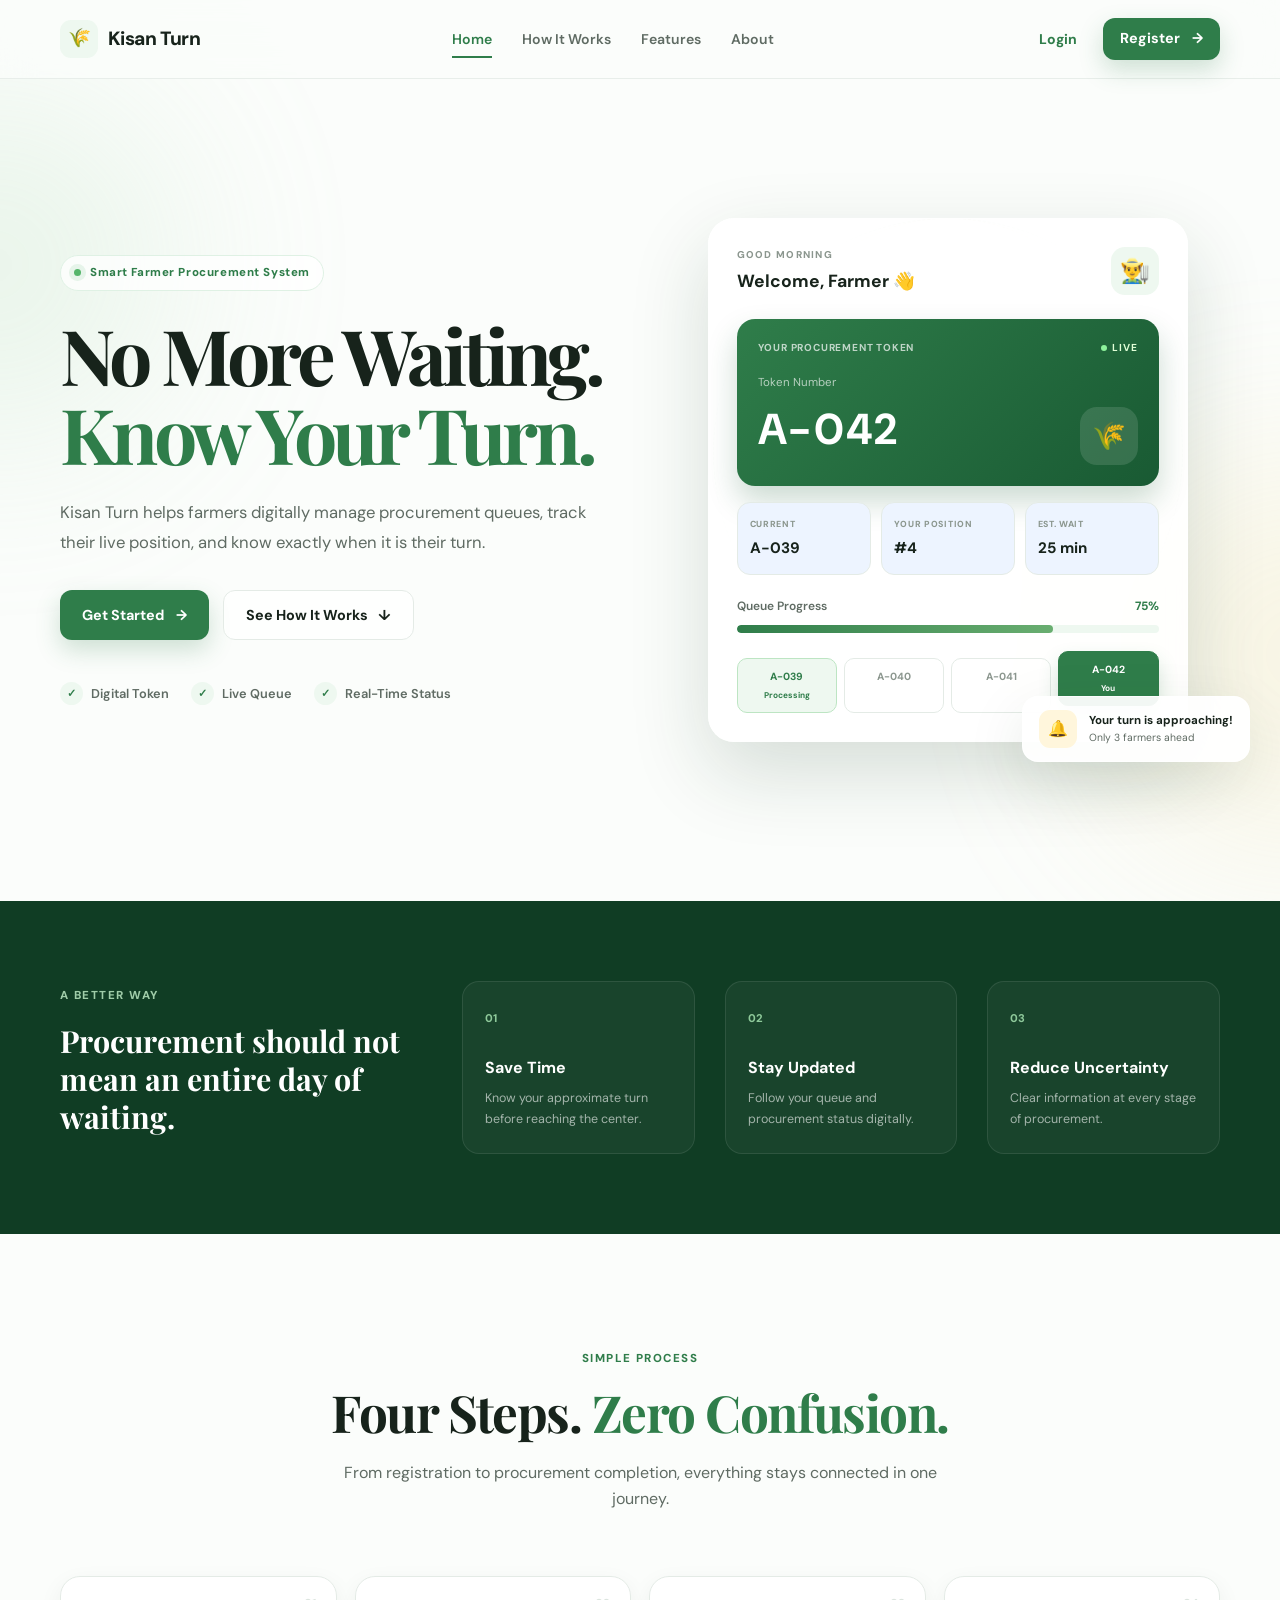
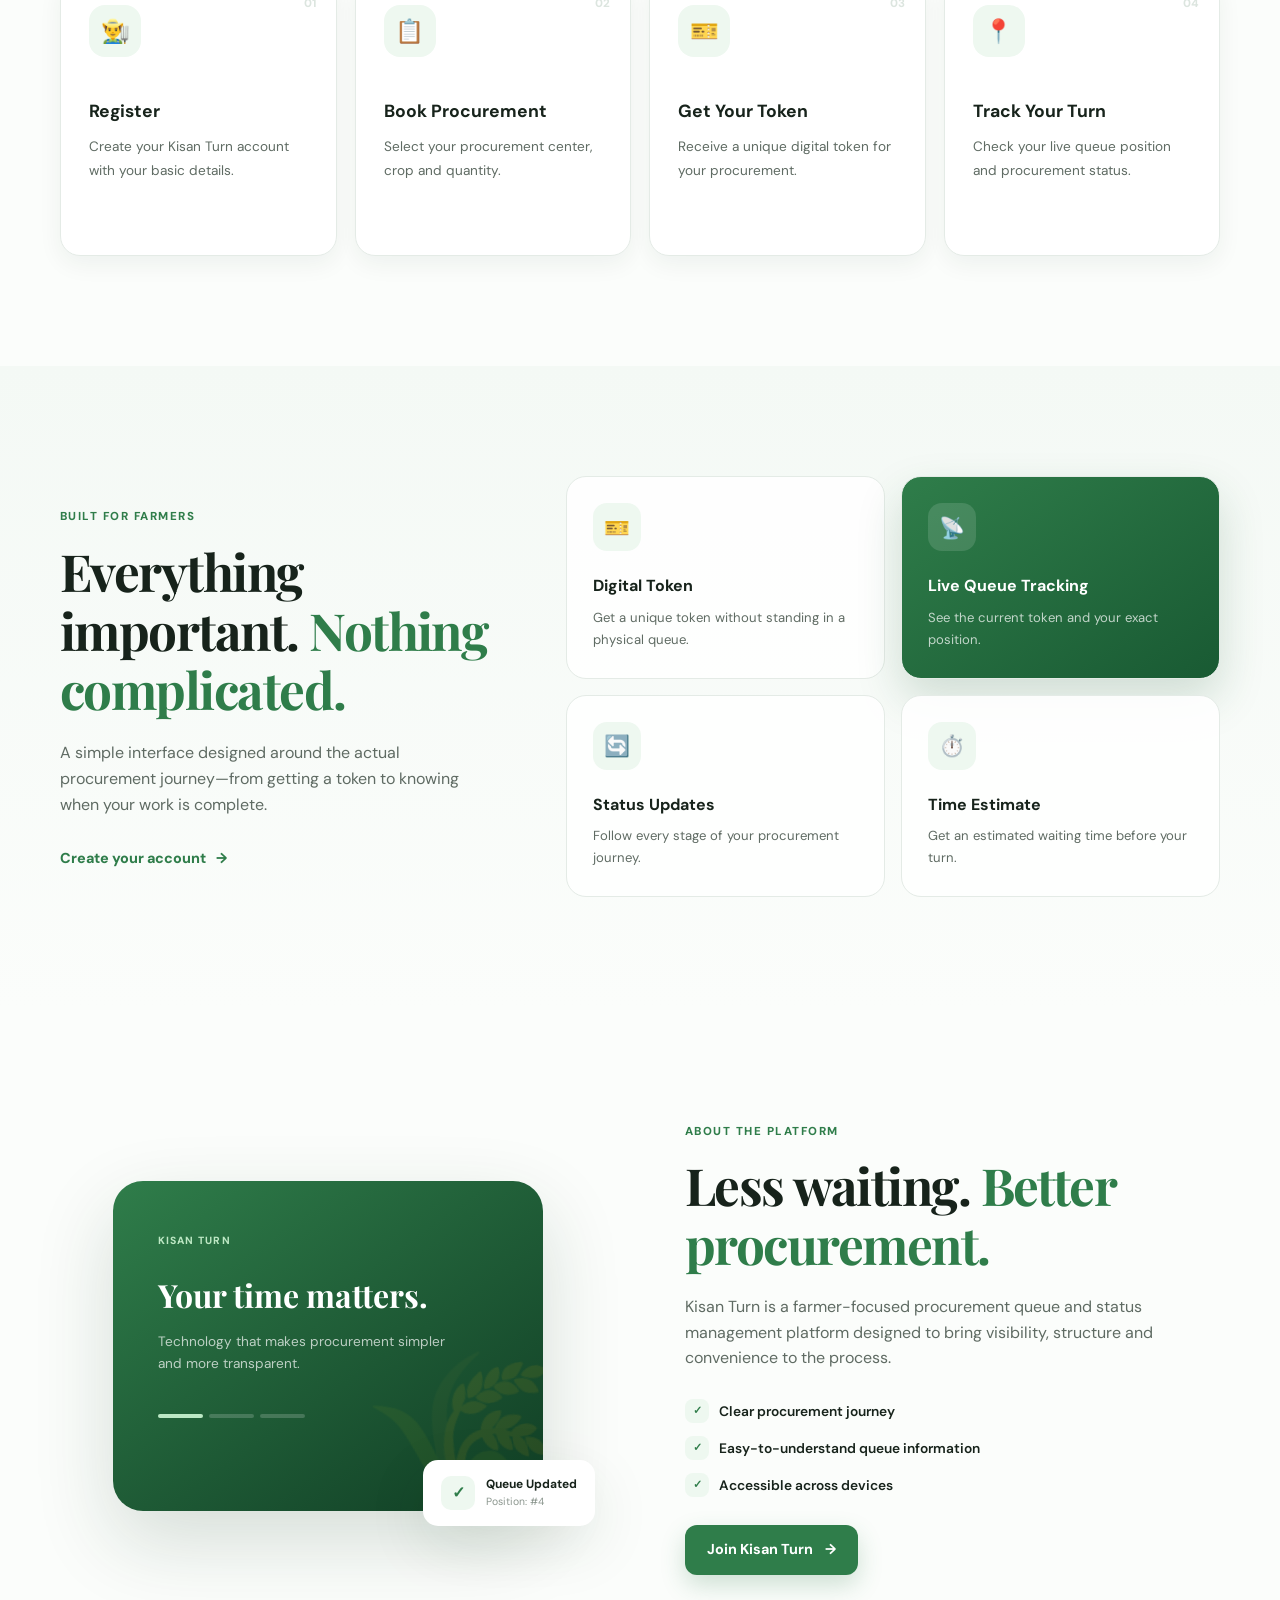
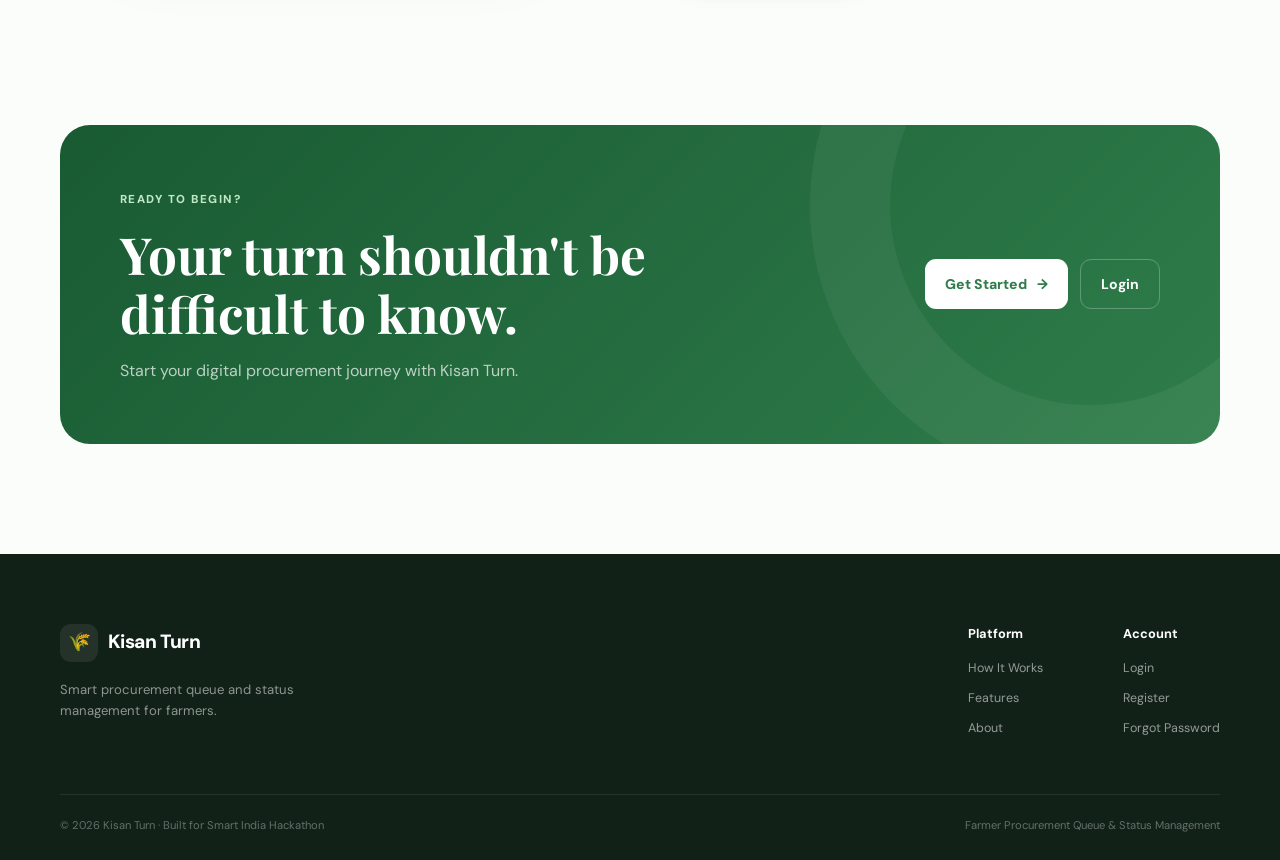
<file: index.html>
<!DOCTYPE html>
<html lang="en">

<head>
    <meta charset="UTF-8">

    <meta
        name="viewport"
        content="width=device-width, initial-scale=1.0"
    >

    <meta
        name="description"
        content="Kisan Turn - Smart procurement queue and status management for farmers."
    >

    <title>Kisan Turn | Your Turn. Your Time.</title>

    <link
        rel="stylesheet"
        href="css/styles.css"
    >
</head>


<body>


    <!-- BACKGROUND DECORATION -->

    <div class="page-glow glow-one"></div>
    <div class="page-glow glow-two"></div>


    <!-- =========================
         HEADER
    ========================== -->

    <header class="header">

        <div class="container navbar">

            <a href="index.html" class="brand">

                <span class="brand-mark">🌾</span>

                <span>Kisan Turn</span>

            </a>


            <nav class="nav-links" id="navLinks">

                <a href="#home" class="active">
                    Home
                </a>

                <a href="#how-it-works">
                    How It Works
                </a>

                <a href="#features">
                    Features
                </a>

                <a href="#about">
                    About
                </a>

            </nav>


            <div class="nav-actions">

                <a
                    href="login.html"
                    class="login-btn"
                >
                    Login
                </a>


                <a
                    href="register.html"
                    class="primary-btn nav-register"
                >
                    Register

                    <span>→</span>
                </a>


                <button
                    class="menu-btn"
                    id="menuBtn"
                    aria-label="Toggle navigation"
                >
                    ☰
                </button>

            </div>

        </div>

    </header>



    <!-- =========================
         HERO
    ========================== -->

    <main>


        <section class="hero" id="home">

            <div class="container hero-container">


                <!-- LEFT -->

                <div class="hero-content">


                    <div class="hero-badge">

                        <span class="badge-dot"></span>

                        Smart Farmer Procurement System

                    </div>


                    <h1>

                        No More Waiting.

                        <span>
                            Know Your Turn.
                        </span>

                    </h1>


                    <p class="hero-description">

                        Kisan Turn helps farmers digitally manage
                        procurement queues, track their live position,
                        and know exactly when it is their turn.

                    </p>


                    <div class="hero-buttons">

                        <a
                            href="register.html"
                            class="primary-btn hero-primary"
                        >

                            Get Started

                            <span>→</span>

                        </a>


                        <a
                            href="#how-it-works"
                            class="secondary-btn"
                        >

                            See How It Works

                            <span>↓</span>

                        </a>

                    </div>



                    <!-- TRUST / QUICK POINTS -->

                    <div class="hero-trust">

                        <div>

                            <span class="trust-icon">✓</span>

                            <p>
                                Digital Token
                            </p>

                        </div>


                        <div>

                            <span class="trust-icon">✓</span>

                            <p>
                                Live Queue
                            </p>

                        </div>


                        <div>

                            <span class="trust-icon">✓</span>

                            <p>
                                Real-Time Status
                            </p>

                        </div>

                    </div>


                </div>



                <!-- RIGHT HERO DASHBOARD -->

                <div class="hero-visual">


                    <div class="visual-orbit orbit-one"></div>
                    <div class="visual-orbit orbit-two"></div>


                    <div class="dashboard-preview">


                        <!-- TOP BAR -->

                        <div class="preview-top">

                            <div>

                                <p class="preview-label">
                                    GOOD MORNING
                                </p>

                                <h3>
                                    Welcome, Farmer 👋
                                </h3>

                            </div>


                            <div class="preview-avatar">
                                👨‍🌾
                            </div>

                        </div>



                        <!-- TOKEN -->

                        <div class="token-card">

                            <div class="token-top">

                                <span>
                                    YOUR PROCUREMENT TOKEN
                                </span>

                                <span class="live-status">

                                    <i></i>

                                    LIVE

                                </span>

                            </div>


                            <div class="token-main">

                                <div>

                                    <p>
                                        Token Number
                                    </p>

                                    <h2>
                                        A-042
                                    </h2>

                                </div>


                                <div class="token-icon">
                                    🌾
                                </div>

                            </div>

                        </div>



                        <!-- QUEUE STATS -->

                        <div class="queue-stats">

                            <div class="queue-stat">

                                <span class="stat-small-label">
                                    CURRENT
                                </span>

                                <strong>
                                    A-039
                                </strong>

                            </div>


                            <div class="queue-stat">

                                <span class="stat-small-label">
                                    YOUR POSITION
                                </span>

                                <strong>
                                    #4
                                </strong>

                            </div>


                            <div class="queue-stat">

                                <span class="stat-small-label">
                                    EST. WAIT
                                </span>

                                <strong>
                                    25 min
                                </strong>

                            </div>

                        </div>



                        <!-- PROGRESS -->

                        <div class="queue-progress">

                            <div class="progress-heading">

                                <span>
                                    Queue Progress
                                </span>

                                <strong>
                                    75%
                                </strong>

                            </div>


                            <div class="progress-track">

                                <div class="progress-bar"></div>

                            </div>

                        </div>



                        <!-- QUEUE ROW -->

                        <div class="mini-queue">

                            <div class="queue-person done">

                                <span>A-039</span>

                                <small>Processing</small>

                            </div>


                            <div class="queue-person">

                                <span>A-040</span>

                            </div>


                            <div class="queue-person">

                                <span>A-041</span>

                            </div>


                            <div class="queue-person you">

                                <span>A-042</span>

                                <small>You</small>

                            </div>

                        </div>


                    </div>



                    <!-- FLOATING CARD -->

                    <div class="floating-notification">

                        <div class="notification-icon">
                            🔔
                        </div>

                        <div>

                            <strong>
                                Your turn is approaching!
                            </strong>

                            <p>
                                Only 3 farmers ahead
                            </p>

                        </div>

                    </div>


                </div>


            </div>

        </section>



        <!-- =========================
             PROBLEM / IMPACT STRIP
        ========================== -->

        <section class="impact-strip">

            <div class="container impact-grid">


                <div class="impact-intro">

                    <span class="section-tag">
                        A BETTER WAY
                    </span>

                    <h2>
                        Procurement should not mean
                        an entire day of waiting.
                    </h2>

                </div>


                <div class="impact-card">

                    <span class="impact-number">
                        01
                    </span>

                    <h3>
                        Save Time
                    </h3>

                    <p>
                        Know your approximate turn before reaching the center.
                    </p>

                </div>


                <div class="impact-card">

                    <span class="impact-number">
                        02
                    </span>

                    <h3>
                        Stay Updated
                    </h3>

                    <p>
                        Follow your queue and procurement status digitally.
                    </p>

                </div>


                <div class="impact-card">

                    <span class="impact-number">
                        03
                    </span>

                    <h3>
                        Reduce Uncertainty
                    </h3>

                    <p>
                        Clear information at every stage of procurement.
                    </p>

                </div>


            </div>

        </section>



        <!-- =========================
             HOW IT WORKS
        ========================== -->

        <section
            class="how-it-works section"
            id="how-it-works"
        >

            <div class="container">


                <div class="section-heading centered">

                    <span class="section-tag">
                        SIMPLE PROCESS
                    </span>

                    <h2>
                        Four Steps.
                        <span>
                            Zero Confusion.
                        </span>
                    </h2>

                    <p>
                        From registration to procurement completion,
                        everything stays connected in one journey.
                    </p>

                </div>



                <div class="steps-grid">


                    <article class="step-card">

                        <div class="step-number">
                            01
                        </div>

                        <div class="step-icon">
                            👨‍🌾
                        </div>

                        <h3>
                            Register
                        </h3>

                        <p>
                            Create your Kisan Turn account with your basic details.
                        </p>

                    </article>



                    <article class="step-card">

                        <div class="step-number">
                            02
                        </div>

                        <div class="step-icon">
                            📋
                        </div>

                        <h3>
                            Book Procurement
                        </h3>

                        <p>
                            Select your procurement center, crop and quantity.
                        </p>

                    </article>



                    <article class="step-card">

                        <div class="step-number">
                            03
                        </div>

                        <div class="step-icon">
                            🎫
                        </div>

                        <h3>
                            Get Your Token
                        </h3>

                        <p>
                            Receive a unique digital token for your procurement.
                        </p>

                    </article>



                    <article class="step-card">

                        <div class="step-number">
                            04
                        </div>

                        <div class="step-icon">
                            📍
                        </div>

                        <h3>
                            Track Your Turn
                        </h3>

                        <p>
                            Check your live queue position and procurement status.
                        </p>

                    </article>


                </div>

            </div>

        </section>



        <!-- =========================
             FEATURES
        ========================== -->

        <section
            class="features section"
            id="features"
        >

            <div class="container features-layout">


                <div class="features-content">

                    <span class="section-tag">
                        BUILT FOR FARMERS
                    </span>

                    <h2>
                        Everything important.
                        <span>
                            Nothing complicated.
                        </span>
                    </h2>

                    <p>

                        A simple interface designed around the actual
                        procurement journey—from getting a token to
                        knowing when your work is complete.

                    </p>


                    <a
                        href="register.html"
                        class="text-link"
                    >

                        Create your account

                        <span>→</span>

                    </a>

                </div>



                <div class="features-grid">


                    <article class="feature-card">

                        <div class="feature-icon">
                            🎫
                        </div>

                        <h3>
                            Digital Token
                        </h3>

                        <p>
                            Get a unique token without standing in a physical queue.
                        </p>

                    </article>


                    <article class="feature-card featured">

                        <div class="feature-icon">
                            📡
                        </div>

                        <h3>
                            Live Queue Tracking
                        </h3>

                        <p>
                            See the current token and your exact position.
                        </p>

                    </article>


                    <article class="feature-card">

                        <div class="feature-icon">
                            🔄
                        </div>

                        <h3>
                            Status Updates
                        </h3>

                        <p>
                            Follow every stage of your procurement journey.
                        </p>

                    </article>


                    <article class="feature-card">

                        <div class="feature-icon">
                            ⏱️
                        </div>

                        <h3>
                            Time Estimate
                        </h3>

                        <p>
                            Get an estimated waiting time before your turn.
                        </p>

                    </article>


                </div>

            </div>

        </section>



        <!-- =========================
             ABOUT
        ========================== -->

        <section
            class="about section"
            id="about"
        >

            <div class="container about-container">


                <div class="about-visual">

                    <div class="about-main-card">

                        <span class="about-small">
                            KISAN TURN
                        </span>

                        <h3>
                            Your time matters.
                        </h3>

                        <p>
                            Technology that makes procurement simpler and more transparent.
                        </p>

                        <div class="about-lines">

                            <span></span>
                            <span></span>
                            <span></span>

                        </div>

                    </div>


                    <div class="about-floating">

                        <span>✓</span>

                        <div>

                            <strong>
                                Queue Updated
                            </strong>

                            <small>
                                Position: #4
                            </small>

                        </div>

                    </div>

                </div>



                <div class="about-content">

                    <span class="section-tag">
                        ABOUT THE PLATFORM
                    </span>

                    <h2>
                        Less waiting.
                        <span>
                            Better procurement.
                        </span>
                    </h2>

                    <p>

                        Kisan Turn is a farmer-focused procurement queue
                        and status management platform designed to bring
                        visibility, structure and convenience to the process.

                    </p>


                    <div class="about-points">

                        <div>

                            <span>✓</span>

                            <p>
                                Clear procurement journey
                            </p>

                        </div>


                        <div>

                            <span>✓</span>

                            <p>
                                Easy-to-understand queue information
                            </p>

                        </div>


                        <div>

                            <span>✓</span>

                            <p>
                                Accessible across devices
                            </p>

                        </div>

                    </div>


                    <a
                        href="register.html"
                        class="primary-btn"
                    >

                        Join Kisan Turn

                        <span>→</span>

                    </a>

                </div>


            </div>

        </section>



        <!-- =========================
             CTA
        ========================== -->

        <section class="cta-section">

            <div class="container cta-box">


                <div>

                    <span class="section-tag light-tag">
                        READY TO BEGIN?
                    </span>

                    <h2>
                        Your turn shouldn't be
                        difficult to know.
                    </h2>

                    <p>
                        Start your digital procurement journey with Kisan Turn.
                    </p>

                </div>


                <div class="cta-actions">

                    <a
                        href="register.html"
                        class="cta-primary"
                    >

                        Get Started

                        <span>→</span>

                    </a>


                    <a
                        href="login.html"
                        class="cta-secondary"
                    >

                        Login

                    </a>

                </div>


            </div>

        </section>


    </main>



    <!-- =========================
         FOOTER
    ========================== -->

    <footer class="footer">

        <div class="container footer-container">


            <div class="footer-brand">

                <a href="index.html" class="brand">

                    <span class="brand-mark">
                        🌾
                    </span>

                    <span>
                        Kisan Turn
                    </span>

                </a>


                <p>
                    Smart procurement queue and status management for farmers.
                </p>

            </div>


            <div class="footer-links">

                <div>

                    <h4>
                        Platform
                    </h4>

                    <a href="#how-it-works">
                        How It Works
                    </a>

                    <a href="#features">
                        Features
                    </a>

                    <a href="#about">
                        About
                    </a>

                </div>


                <div>

                    <h4>
                        Account
                    </h4>

                    <a href="login.html">
                        Login
                    </a>

                    <a href="register.html">
                        Register
                    </a>

                    <a href="forgot-password.html">
                        Forgot Password
                    </a>

                </div>

            </div>


        </div>


        <div class="container footer-bottom">

            <p>
                © 2026 Kisan Turn · Built for Smart India Hackathon
            </p>

            <p>
                Farmer Procurement Queue & Status Management
            </p>

        </div>

    </footer>



    <script src="js/script.js"></script>

</body>

</html>
</file>
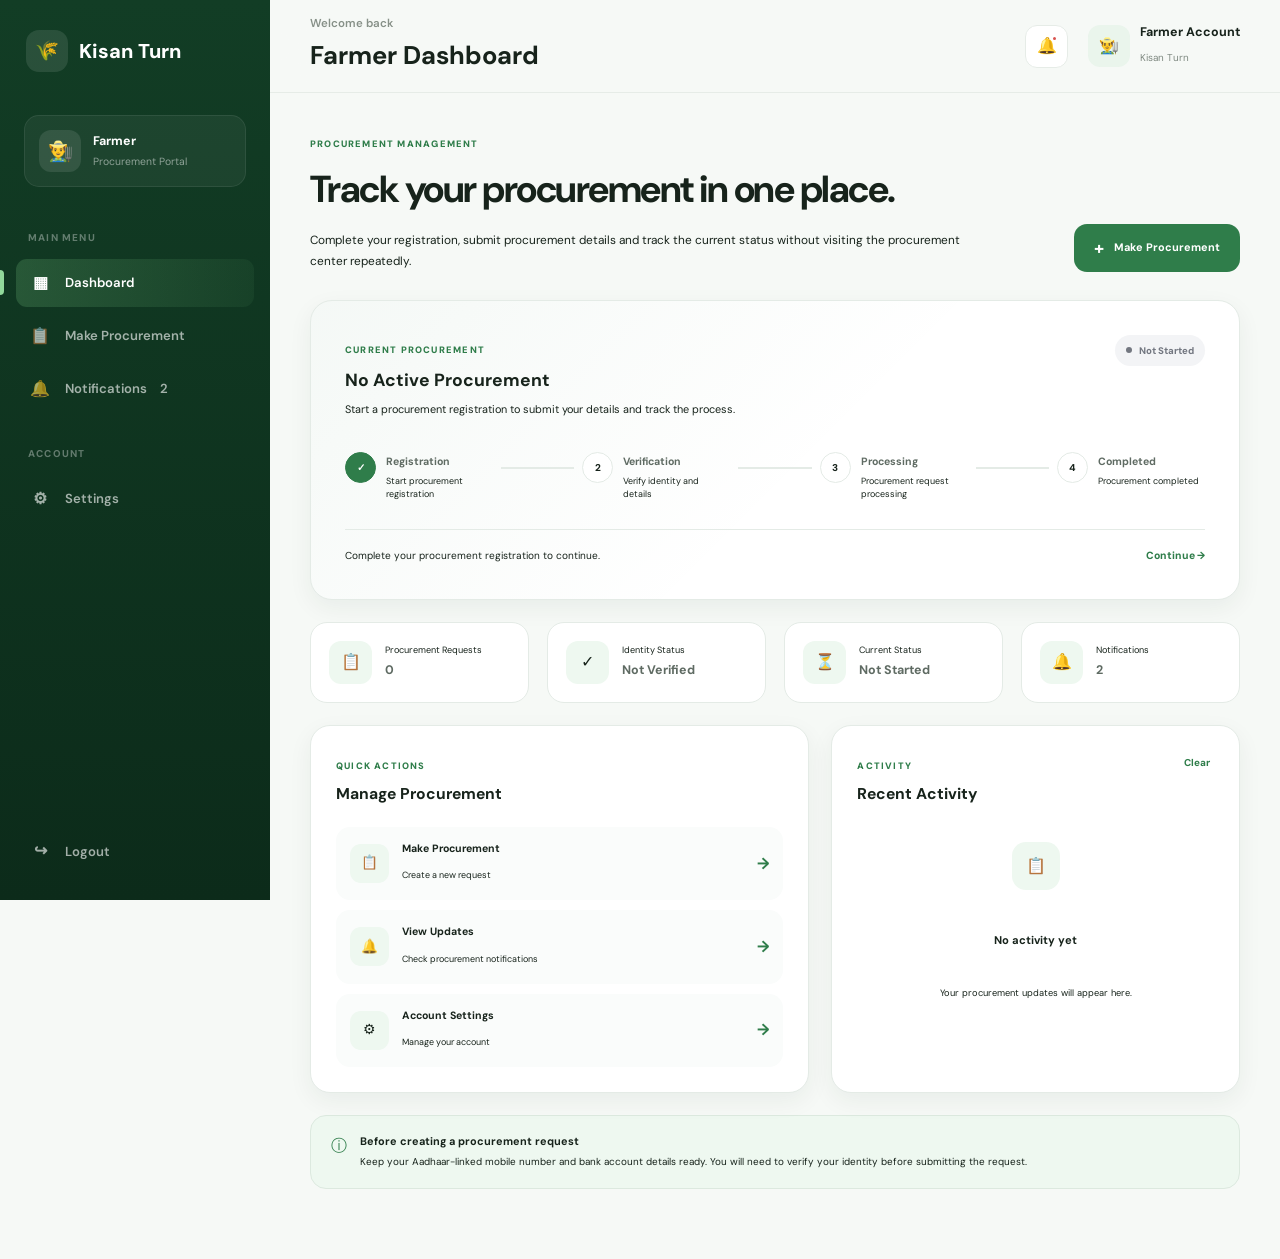
<file: dashboard.html>
<!DOCTYPE html>
<html lang="en">

<head>
    <meta charset="UTF-8">
    <meta name="viewport" content="width=device-width, initial-scale=1.0">

    <title>Dashboard | Kisan Turn</title>

    <link rel="stylesheet" href="css/styles.css">
</head>

<body class="dashboard-body">

    <!-- Mobile Sidebar Overlay -->
    <div class="sidebar-overlay" id="sidebarOverlay"></div>


    <!-- =========================
         SIDEBAR
    ========================== -->

    <aside class="dashboard-sidebar" id="dashboardSidebar">

        <div class="dashboard-brand">
            <span class="dashboard-brand-icon">🌾</span>
            <span class="dashboard-brand-text">Kisan Turn</span>
        </div>


        <div class="sidebar-profile">

            <div class="sidebar-avatar">
                👨‍🌾
            </div>

            <div>
                <strong>Farmer</strong>
                <span>Procurement Portal</span>
            </div>

        </div>


        <nav class="dashboard-nav">

            <p class="nav-section-title">
                MAIN MENU
            </p>


            <a href="dashboard.html" class="dashboard-nav-link active">
                <span class="nav-icon">▦</span>
                Dashboard
            </a>


            <a href="procurement.html" class="dashboard-nav-link">
                <span class="nav-icon">📋</span>
                Make Procurement
            </a>


            <a href="notification.html" class="dashboard-nav-link">
                <span class="nav-icon">🔔</span>
                Notifications
                <span class="dashboard-nav-badge">2</span>
            </a>


            <p class="nav-section-title secondary-nav-title">
                ACCOUNT
            </p>


            <a href="settings.html" class="dashboard-nav-link">
                <span class="nav-icon">⚙</span>
                Settings
            </a>

        </nav>


        <div class="sidebar-bottom">

            <button class="dashboard-nav-link" id="logoutBtn" type="button">
                <span class="nav-icon">↪</span>
                Logout
            </button>

        </div>

    </aside>



    <!-- =========================
         MAIN CONTENT
    ========================== -->

    <main class="dashboard-main">


        <!-- HEADER -->

        <header class="dashboard-header">

            <div class="dashboard-header-left">

                <button
                    class="dashboard-menu-btn"
                    id="dashboardMenuBtn"
                    type="button"
                    aria-label="Open menu"
                >
                    ☰
                </button>


                <div>

                    <p class="dashboard-date" id="dashboardDate">
                        Welcome back
                    </p>

                    <h1>
                        Farmer Dashboard
                    </h1>

                </div>

            </div>


            <div class="dashboard-header-actions">

                <a
                    href="notification.html"
                    class="header-icon-btn"
                    aria-label="Notifications"
                >
                    🔔

                    <span class="header-notification-dot"></span>
                </a>


                <div class="header-user">

                    <div class="header-user-avatar">
                        👨‍🌾
                    </div>

                    <div class="header-user-info">

                        <strong>
                            Farmer Account
                        </strong>

                        <span>
                            Kisan Turn
                        </span>

                    </div>

                </div>

            </div>

        </header>



        <!-- =========================
             DASHBOARD CONTENT
        ========================== -->

        <section class="kt-dashboard-page">


            <!-- WELCOME AREA -->

            <div class="kt-dashboard-welcome">

                <div>

                    <span class="kt-dashboard-label">
                        PROCUREMENT MANAGEMENT
                    </span>

                    <h2>
                        Track your procurement in one place.
                    </h2>

                    <p>
                        Complete your registration, submit procurement
                        details and track the current status without
                        visiting the procurement center repeatedly.
                    </p>

                </div>


                <a href="procurement.html" class="kt-dashboard-primary-btn">
                    <span>+</span>
                    Make Procurement
                </a>

            </div>



            <!-- =====================
                 PROCUREMENT STATUS
            ====================== -->

            <div class="kt-dashboard-status-card">

                <div class="kt-status-card-top">

                    <div>

                        <span class="kt-dashboard-label">
                            CURRENT PROCUREMENT
                        </span>

                        <h3 id="ktProcurementTitle">
                            No Active Procurement
                        </h3>

                        <p id="ktProcurementDescription">
                            Start a procurement registration to submit
                            your details and track the process.
                        </p>

                    </div>


                    <div
                        class="kt-status-pill not-started"
                        id="ktStatusPill"
                    >
                        <span></span>
                        Not Started
                    </div>

                </div>


                <!-- STATUS PROGRESS -->

                <div class="kt-dashboard-progress">

                    <div class="kt-dashboard-progress-item active">

                        <div class="kt-dashboard-progress-dot">
                            ✓
                        </div>

                        <div>
                            <strong>
                                Registration
                            </strong>

                            <span>
                                Start procurement registration
                            </span>
                        </div>

                    </div>


                    <div class="kt-dashboard-progress-line"></div>


                    <div class="kt-dashboard-progress-item">

                        <div class="kt-dashboard-progress-dot">
                            2
                        </div>

                        <div>
                            <strong>
                                Verification
                            </strong>

                            <span>
                                Verify identity and details
                            </span>
                        </div>

                    </div>


                    <div class="kt-dashboard-progress-line"></div>


                    <div class="kt-dashboard-progress-item">

                        <div class="kt-dashboard-progress-dot">
                            3
                        </div>

                        <div>
                            <strong>
                                Processing
                            </strong>

                            <span>
                                Procurement request processing
                            </span>
                        </div>

                    </div>


                    <div class="kt-dashboard-progress-line"></div>


                    <div class="kt-dashboard-progress-item">

                        <div class="kt-dashboard-progress-dot">
                            4
                        </div>

                        <div>
                            <strong>
                                Completed
                            </strong>

                            <span>
                                Procurement completed
                            </span>
                        </div>

                    </div>

                </div>


                <div class="kt-status-card-footer">

                    <span>
                        Complete your procurement registration to continue.
                    </span>

                    <a href="procurement.html">
                        Continue →
                    </a>

                </div>

            </div>



            <!-- =====================
                 STATS
            ====================== -->

            <div class="kt-dashboard-stats">


                <div class="kt-dashboard-stat">

                    <div class="kt-stat-icon">
                        📋
                    </div>

                    <div>

                        <span>
                            Procurement Requests
                        </span>

                        <strong id="ktRequestCount">
                            0
                        </strong>

                    </div>

                </div>



                <div class="kt-dashboard-stat">

                    <div class="kt-stat-icon">
                        ✓
                    </div>

                    <div>

                        <span>
                            Identity Status
                        </span>

                        <strong id="ktIdentityStatus">
                            Not Verified
                        </strong>

                    </div>

                </div>



                <div class="kt-dashboard-stat">

                    <div class="kt-stat-icon">
                        ⏳
                    </div>

                    <div>

                        <span>
                            Current Status
                        </span>

                        <strong id="ktCurrentStatus">
                            Not Started
                        </strong>

                    </div>

                </div>



                <div class="kt-dashboard-stat">

                    <div class="kt-stat-icon">
                        🔔
                    </div>

                    <div>

                        <span>
                            Notifications
                        </span>

                        <strong>
                            2
                        </strong>

                    </div>

                </div>

            </div>



            <!-- =====================
                 LOWER GRID
            ====================== -->

            <div class="kt-dashboard-grid">


                <!-- QUICK ACTIONS -->

                <div class="kt-dashboard-panel">

                    <div class="kt-panel-heading">

                        <div>

                            <span class="kt-dashboard-label">
                                QUICK ACTIONS
                            </span>

                            <h3>
                                Manage Procurement
                            </h3>

                        </div>

                    </div>


                    <div class="kt-quick-actions">

                        <a href="procurement.html" class="kt-quick-action">

                            <div class="kt-quick-action-icon">
                                📋
                            </div>

                            <div>

                                <strong>
                                    Make Procurement
                                </strong>

                                <span>
                                    Create a new request
                                </span>

                            </div>

                            <b>→</b>

                        </a>


                        <a href="notification.html" class="kt-quick-action">

                            <div class="kt-quick-action-icon">
                                🔔
                            </div>

                            <div>

                                <strong>
                                    View Updates
                                </strong>

                                <span>
                                    Check procurement notifications
                                </span>

                            </div>

                            <b>→</b>

                        </a>


                        <a href="settings.html" class="kt-quick-action">

                            <div class="kt-quick-action-icon">
                                ⚙
                            </div>

                            <div>

                                <strong>
                                    Account Settings
                                </strong>

                                <span>
                                    Manage your account
                                </span>

                            </div>

                            <b>→</b>

                        </a>

                    </div>

                </div>



                <!-- ACTIVITY -->

                <div class="kt-dashboard-panel">

                    <div class="kt-panel-heading">

                        <div>

                            <span class="kt-dashboard-label">
                                ACTIVITY
                            </span>

                            <h3>
                                Recent Activity
                            </h3>

                        </div>

                        <button
                            type="button"
                            class="kt-panel-link"
                            id="ktClearActivity"
                        >
                            Clear
                        </button>

                    </div>


                    <div
                        class="kt-activity-list"
                        id="ktActivityList"
                    >

                        <div class="kt-empty-activity">

                            <div>
                                📋
                            </div>

                            <strong>
                                No activity yet
                            </strong>

                            <p>
                                Your procurement updates will appear here.
                            </p>

                        </div>

                    </div>

                </div>

            </div>



            <!-- =====================
                 INFORMATION
            ====================== -->

            <div class="kt-dashboard-info">

                <div class="kt-dashboard-info-icon">
                    ⓘ
                </div>

                <div>

                    <strong>
                        Before creating a procurement request
                    </strong>

                    <p>
                        Keep your Aadhaar-linked mobile number and bank
                        account details ready. You will need to verify
                        your identity before submitting the request.
                    </p>

                </div>

            </div>


        </section>

    </main>


    <script src="js/script.js"></script>

</body>

</html>
</file>
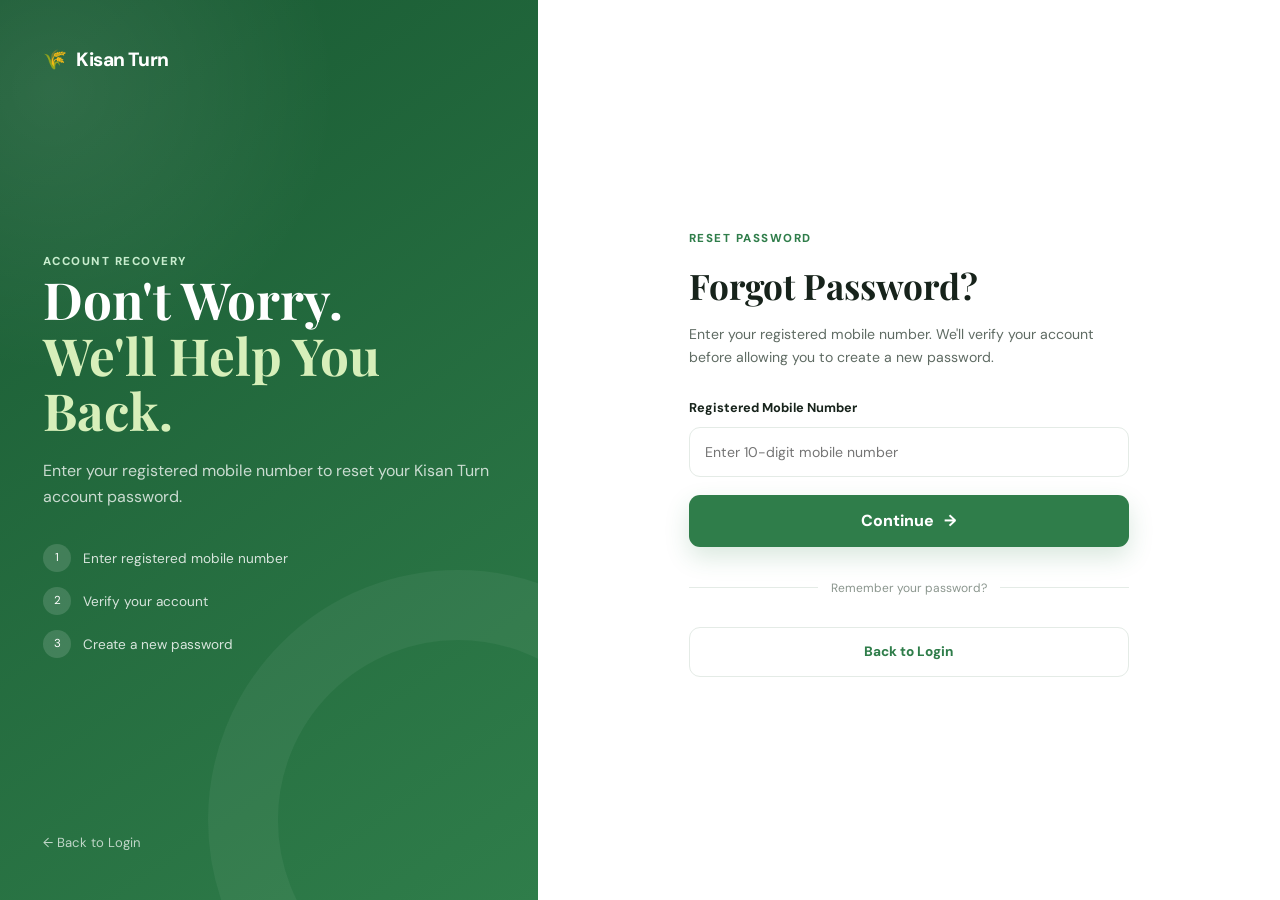
<file: forgot-password.html>
<!DOCTYPE html>
<html lang="en">

<head>

    <meta charset="UTF-8">

    <meta
        name="viewport"
        content="width=device-width, initial-scale=1.0"
    >

    <title>Forgot Password | Kisan Turn</title>

    <!-- Existing CSS -->
    <link rel="stylesheet" href="css/styles.css">

</head>


<body class="auth-page">


<main class="auth-layout">


    <!-- =========================
         LEFT SIDE
    ========================== -->

    <section class="auth-info">

        <a href="index.html" class="brand auth-brand">

            <span>🌾</span>

            Kisan Turn

        </a>


        <div class="auth-info-content">

            <span class="section-tag">
                ACCOUNT RECOVERY
            </span>


            <h1>
                Don't Worry.
                <br>

                <span>We'll Help You Back.</span>
            </h1>


            <p>

                Enter your registered mobile number
                to reset your Kisan Turn account password.

            </p>


            <div class="auth-benefits">

                <div class="auth-benefit">

                    <span>1</span>

                    <p>
                        Enter registered mobile number
                    </p>

                </div>


                <div class="auth-benefit">

                    <span>2</span>

                    <p>
                        Verify your account
                    </p>

                </div>


                <div class="auth-benefit">

                    <span>3</span>

                    <p>
                        Create a new password
                    </p>

                </div>

            </div>

        </div>


        <div class="auth-back">

            <a href="login.html">

                ← Back to Login

            </a>

        </div>

    </section>



    <!-- =========================
         RIGHT SIDE
    ========================== -->

    <section class="auth-form-section">

        <div class="auth-form-container">


            <!-- STEP 1 -->

            <div id="forgotStepOne">


                <div class="form-heading">

                    <span class="section-tag">
                        RESET PASSWORD
                    </span>


                    <h2>
                        Forgot Password?
                    </h2>


                    <p>
                        Enter your registered mobile number.
                        We'll verify your account before
                        allowing you to create a new password.
                    </p>

                </div>



                <form id="forgotPasswordForm">


                    <div class="form-group">

                        <label for="forgotMobile">

                            Registered Mobile Number

                        </label>


                        <input
                            type="tel"
                            id="forgotMobile"
                            placeholder="Enter 10-digit mobile number"
                            maxlength="10"
                            required
                        >

                    </div>



                    <button
                        type="submit"
                        class="auth-submit-btn"
                    >

                        Continue
                        <span>→</span>

                    </button>


                </form>


                <div class="auth-divider">

                    <span>
                        Remember your password?
                    </span>

                </div>


                <a
                    href="login.html"
                    class="auth-switch-btn"
                >

                    Back to Login

                </a>


            </div>



            <!-- =========================
                 STEP 2
            ========================== -->

            <div
                id="forgotStepTwo"
                class="forgot-hidden"
            >


                <div class="form-heading">

                    <span class="section-tag">
                        CREATE NEW PASSWORD
                    </span>


                    <h2>
                        Set New Password
                    </h2>


                    <p>

                        Your account has been verified.
                        Create a secure new password.

                    </p>

                </div>



                <form id="resetPasswordForm">


                    <div class="form-group">

                        <label for="newPassword">

                            New Password

                        </label>


                        <div class="password-wrapper">

                            <input
                                type="password"
                                id="newPassword"
                                placeholder="Enter new password"
                                required
                            >


                            <button
                                type="button"
                                class="password-toggle"
                                data-target="newPassword"
                            >

                                Show

                            </button>

                        </div>

                    </div>



                    <div class="form-group">

                        <label for="newConfirmPassword">

                            Confirm New Password

                        </label>


                        <div class="password-wrapper">

                            <input
                                type="password"
                                id="newConfirmPassword"
                                placeholder="Confirm new password"
                                required
                            >


                            <button
                                type="button"
                                class="password-toggle"
                                data-target="newConfirmPassword"
                            >

                                Show

                            </button>

                        </div>

                    </div>



                    <button
                        type="submit"
                        class="auth-submit-btn"
                    >

                        Reset Password
                        <span>→</span>

                    </button>


                </form>


            </div>


        </div>

    </section>


</main>


<!-- Existing JavaScript -->

<script src="js/script.js"></script>

</body>

</html>
</file>
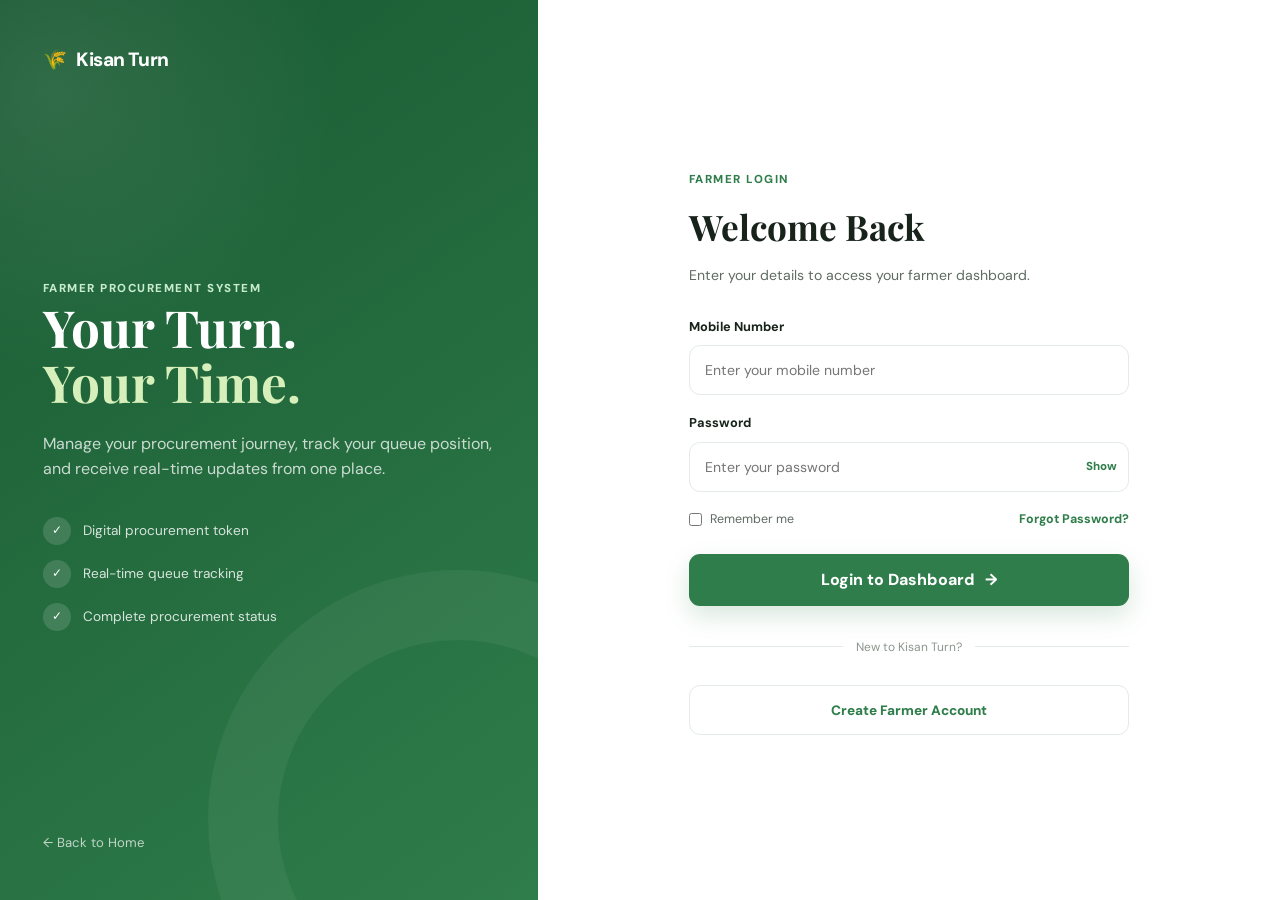
<file: login.html>
<!DOCTYPE html>
<html lang="en">

<head>

    <meta charset="UTF-8">

    <meta
        name="viewport"
        content="width=device-width, initial-scale=1.0"
    >

    <title>Login | Kisan Turn</title>

    <!-- Existing CSS -->
    <link rel="stylesheet" href="css/styles.css">

</head>


<body class="auth-page">


<!-- =========================
     AUTH PAGE
========================= -->

<main class="auth-layout">


    <!-- LEFT SIDE -->

    <section class="auth-info">

        <a href="index.html" class="brand auth-brand">

            <span>🌾</span>

            Kisan Turn

        </a>


        <div class="auth-info-content">

            <span class="section-tag">
                FARMER PROCUREMENT SYSTEM
            </span>


            <h1>
                Your Turn.
                <br>

                <span>Your Time.</span>
            </h1>


            <p>

                Manage your procurement journey,
                track your queue position, and receive
                real-time updates from one place.

            </p>


            <div class="auth-benefits">

                <div class="auth-benefit">

                    <span>✓</span>

                    <p>
                        Digital procurement token
                    </p>

                </div>


                <div class="auth-benefit">

                    <span>✓</span>

                    <p>
                        Real-time queue tracking
                    </p>

                </div>


                <div class="auth-benefit">

                    <span>✓</span>

                    <p>
                        Complete procurement status
                    </p>

                </div>

            </div>

        </div>


        <div class="auth-back">

            <a href="index.html">

                ← Back to Home

            </a>

        </div>

    </section>



    <!-- RIGHT SIDE -->

    <section class="auth-form-section">

        <div class="auth-form-container">


            <div class="form-heading">

                <span class="section-tag">
                    FARMER LOGIN
                </span>


                <h2>
                    Welcome Back
                </h2>


                <p>
                    Enter your details to access
                    your farmer dashboard.
                </p>

            </div>



            <!-- LOGIN FORM -->

            <form id="loginForm">


                <div class="form-group">

                    <label for="loginMobile">

                        Mobile Number

                    </label>


                    <input
                        type="tel"
                        id="loginMobile"
                        placeholder="Enter your mobile number"
                        maxlength="10"
                        required
                    >

                </div>



                <div class="form-group">

                    <label for="loginPassword">

                        Password

                    </label>


                    <div class="password-wrapper">

                        <input
                            type="password"
                            id="loginPassword"
                            placeholder="Enter your password"
                            required
                        >


                        <button
                            type="button"
                            class="password-toggle"
                            data-target="loginPassword"
                        >
                            Show
                        </button>

                    </div>

                </div>



                <div class="form-options">

                    <label class="remember-me">

                        <input type="checkbox">

                        <span>
                            Remember me
                        </span>

                    </label>


                    <a
                        href="forgot-password.html"
                        class="forgot-password"
                    >
                        Forgot Password?
                    </a>

                </div>



                <button
                    type="submit"
                    class="auth-submit-btn"
                >

                    Login to Dashboard
                    <span>→</span>

                </button>


            </form>



            <div class="auth-divider">

                <span>
                    New to Kisan Turn?
                </span>

            </div>



            <a
                href="register.html"
                class="auth-switch-btn"
            >

                Create Farmer Account

            </a>


        </div>

    </section>


</main>


<!-- Existing JavaScript -->

<script src="js/script.js"></script>


</body>

</html>
</file>
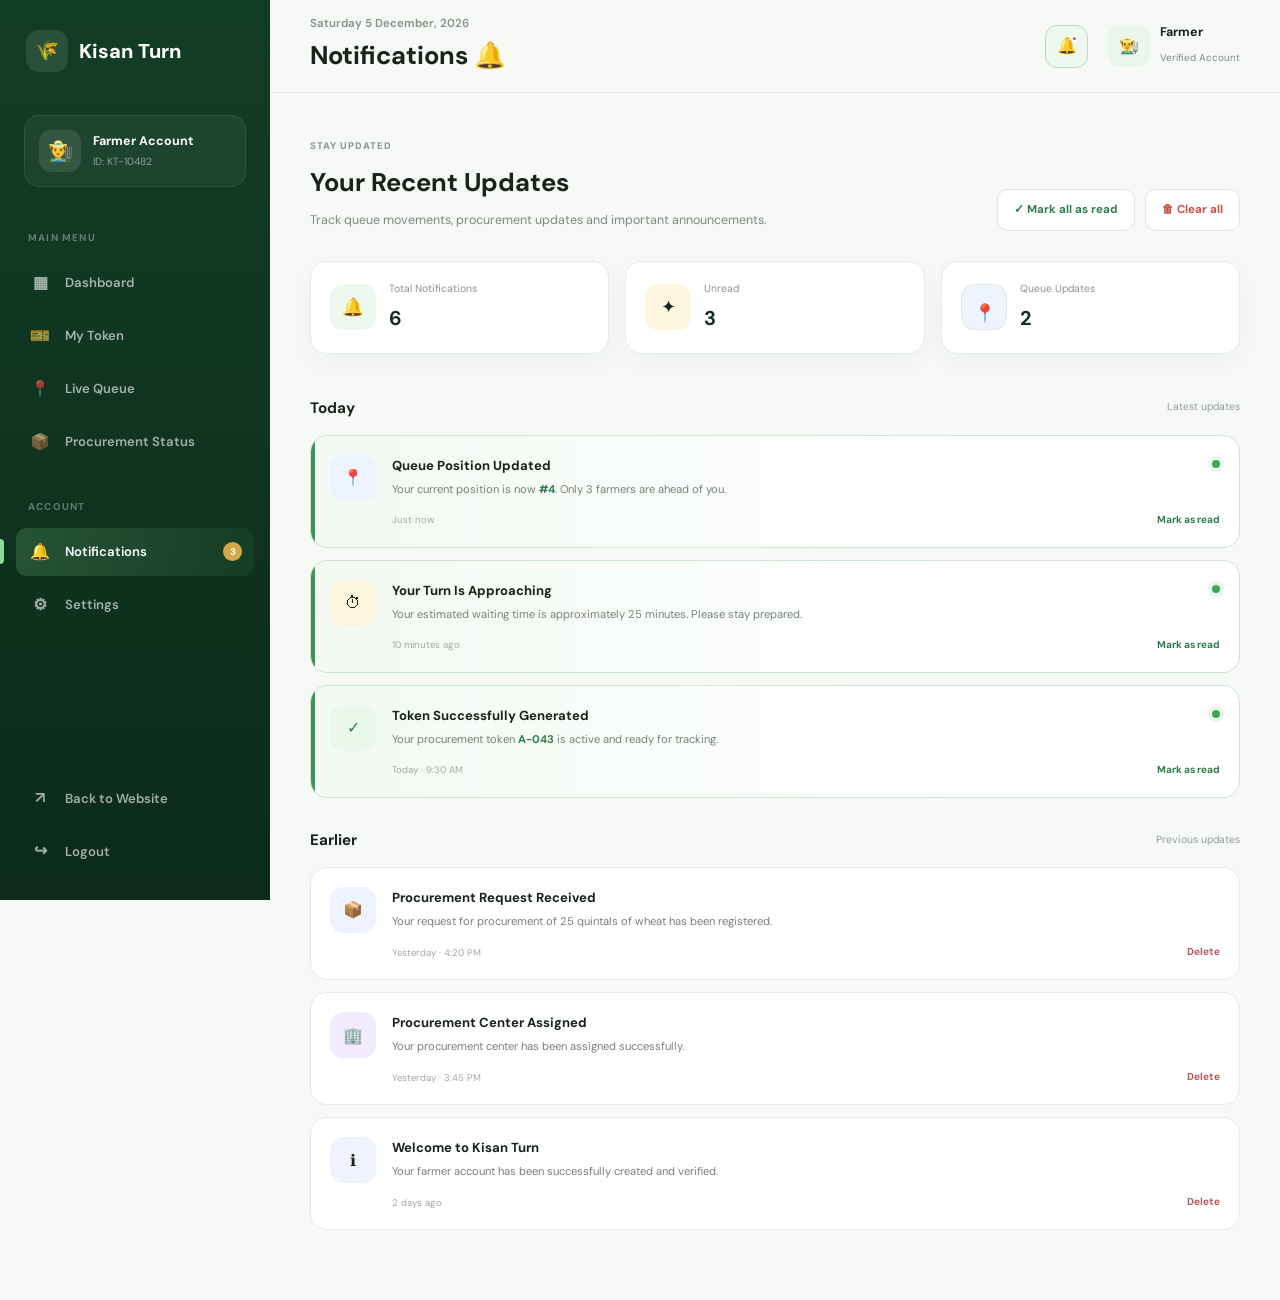
<file: notification.html>
<!DOCTYPE html>
<html lang="en">

<head>

    <meta charset="UTF-8">

    <meta
        name="viewport"
        content="width=device-width, initial-scale=1.0"
    >

    <meta
        name="description"
        content="Kisan Turn Notifications"
    >

    <title>Kisan Turn | Notifications</title>

    <link
        rel="stylesheet"
        href="css/styles.css"
    >

</head>


<body class="dashboard-body">


    <!-- =========================
         MOBILE SIDEBAR OVERLAY
    ========================== -->

    <div
        class="sidebar-overlay"
        id="sidebarOverlay"
    ></div>



    <!-- =========================
         SIDEBAR
    ========================== -->

    <aside
        class="dashboard-sidebar"
        id="dashboardSidebar"
    >


        <!-- BRAND -->

        <a
            href="index.html"
            class="dashboard-brand"
        >

            <span class="dashboard-brand-icon">
                🌾
            </span>

            <span class="dashboard-brand-text">
                Kisan Turn
            </span>

        </a>



        <!-- FARMER PROFILE -->

        <div class="sidebar-profile">

            <div class="sidebar-avatar">

                👨‍🌾

            </div>


            <div>

                <strong>
                    Farmer Account
                </strong>

                <span>
                    ID: KT-10482
                </span>

            </div>

        </div>



        <!-- NAVIGATION -->

        <nav class="dashboard-nav">


            <p class="nav-section-title">
                MAIN MENU
            </p>


            <a
                href="dashboard.html"
                class="dashboard-nav-link"
            >

                <span class="nav-icon">
                    ▦
                </span>

                Dashboard

            </a>


            <a
                href="#"
                class="dashboard-nav-link"
            >

                <span class="nav-icon">
                    🎫
                </span>

                My Token

            </a>


            <a
                href="#"
                class="dashboard-nav-link"
            >

                <span class="nav-icon">
                    📍
                </span>

                Live Queue

            </a>


            <a
                href="#"
                class="dashboard-nav-link"
            >

                <span class="nav-icon">
                    📦
                </span>

                Procurement Status

            </a>



            <p class="nav-section-title secondary-nav-title">
                ACCOUNT
            </p>


            <a
                href="notification.html"
                class="dashboard-nav-link active"
            >

                <span class="nav-icon">
                    🔔
                </span>

                Notifications

                <span
                    class="nav-notification"
                    id="notificationCount"
                >
                    3
                </span>

            </a>


            <a
                href="settings.html"
                class="dashboard-nav-link"
            >

                <span class="nav-icon">
                    ⚙
                </span>

                Settings

            </a>


        </nav>



        <!-- SIDEBAR BOTTOM -->

        <div class="sidebar-bottom">


            <a
                href="index.html"
                class="dashboard-nav-link"
            >

                <span class="nav-icon">
                    ↗
                </span>

                Back to Website

            </a>


            <button
                class="dashboard-nav-link logout-btn"
                id="logoutBtn"
            >

                <span class="nav-icon">
                    ↪
                </span>

                Logout

            </button>


        </div>


    </aside>



    <!-- =========================
         MAIN CONTENT
    ========================== -->

    <main class="dashboard-main">


        <!-- =========================
             HEADER
        ========================== -->

        <header class="dashboard-header">


            <div class="dashboard-header-left">


                <button
                    class="dashboard-menu-btn"
                    id="dashboardMenuBtn"
                    aria-label="Open menu"
                >

                    ☰

                </button>


                <div>

                    <p class="dashboard-date">

                        <span id="currentDate">
                            Loading date...
                        </span>

                    </p>


                    <h1>
                        Notifications 🔔
                    </h1>

                </div>


            </div>



            <div class="dashboard-header-actions">


                <a
                    href="notification.html"
                    class="header-icon-btn notification-page-btn active"
                    aria-label="Notifications"
                >

                    🔔

                    <span class="header-notification-dot"></span>

                </a>


                <div class="header-user">

                    <div class="header-user-avatar">

                        👨‍🌾

                    </div>


                    <div class="header-user-info">

                        <strong>
                            Farmer
                        </strong>

                        <span>
                            Verified Account
                        </span>

                    </div>

                </div>


            </div>


        </header>



        <!-- =========================
             NOTIFICATION PAGE
        ========================== -->

        <section class="notification-page-content">


            <!-- PAGE TOP -->

            <div class="notification-page-top">


                <div>

                    <span class="card-eyebrow">
                        STAY UPDATED
                    </span>

                    <h2>
                        Your Recent Updates
                    </h2>

                    <p>
                        Track queue movements, procurement updates and important announcements.
                    </p>

                </div>



                <div class="notification-actions">


                    <button
                        class="notification-action-btn"
                        id="markAllReadBtn"
                    >

                        ✓ Mark all as read

                    </button>


                    <button
                        class="notification-action-btn danger"
                        id="clearAllBtn"
                    >

                        🗑 Clear all

                    </button>


                </div>


            </div>



            <!-- NOTIFICATION STATS -->

            <div class="notification-stats">


                <div class="notification-stat-card">

                    <div class="notification-stat-icon">
                        🔔
                    </div>

                    <div>

                        <span>
                            Total Notifications
                        </span>

                        <strong id="totalNotificationCount">
                            6
                        </strong>

                    </div>

                </div>



                <div class="notification-stat-card">

                    <div class="notification-stat-icon unread-stat">
                        ✦
                    </div>

                    <div>

                        <span>
                            Unread
                        </span>

                        <strong id="unreadNotificationCount">
                            3
                        </strong>

                    </div>

                </div>



                <div class="notification-stat-card">

                    <div class="notification-stat-icon queue-stat">
                        📍
                    </div>

                    <div>

                        <span>
                            Queue Updates
                        </span>

                        <strong>
                            2
                        </strong>

                    </div>

                </div>


            </div>



            <!-- =========================
                 TODAY
            ========================== -->

            <div class="notification-section">


                <div class="notification-section-heading">

                    <h3>
                        Today
                    </h3>

                    <span>
                        Latest updates
                    </span>

                </div>



                <div
                    class="notification-list-page"
                    id="notificationList"
                >


                    <!-- NOTIFICATION 1 -->

                    <article
                        class="notification-card unread"
                        data-notification
                    >

                        <div class="notification-card-icon queue">

                            📍

                        </div>


                        <div class="notification-card-content">

                            <div class="notification-card-title">

                                <div>

                                    <h4>
                                        Queue Position Updated
                                    </h4>

                                    <p>
                                        Your current position is now <strong>#4</strong>. Only 3 farmers are ahead of you.
                                    </p>

                                </div>


                                <span class="unread-dot"></span>

                            </div>


                            <div class="notification-card-footer">

                                <span>
                                    Just now
                                </span>

                                <button class="notification-read-btn">

                                    Mark as read

                                </button>

                            </div>

                        </div>

                    </article>



                    <!-- NOTIFICATION 2 -->

                    <article
                        class="notification-card unread"
                        data-notification
                    >

                        <div class="notification-card-icon warning">

                            ⏱

                        </div>


                        <div class="notification-card-content">

                            <div class="notification-card-title">

                                <div>

                                    <h4>
                                        Your Turn Is Approaching
                                    </h4>

                                    <p>
                                        Your estimated waiting time is approximately 25 minutes. Please stay prepared.
                                    </p>

                                </div>


                                <span class="unread-dot"></span>

                            </div>


                            <div class="notification-card-footer">

                                <span>
                                    10 minutes ago
                                </span>

                                <button class="notification-read-btn">

                                    Mark as read

                                </button>

                            </div>

                        </div>

                    </article>



                    <!-- NOTIFICATION 3 -->

                    <article
                        class="notification-card unread"
                        data-notification
                    >

                        <div class="notification-card-icon success">

                            ✓

                        </div>


                        <div class="notification-card-content">

                            <div class="notification-card-title">

                                <div>

                                    <h4>
                                        Token Successfully Generated
                                    </h4>

                                    <p>
                                        Your procurement token <strong>A-043</strong> is active and ready for tracking.
                                    </p>

                                </div>


                                <span class="unread-dot"></span>

                            </div>


                            <div class="notification-card-footer">

                                <span>
                                    Today · 9:30 AM
                                </span>

                                <button class="notification-read-btn">

                                    Mark as read

                                </button>

                            </div>

                        </div>

                    </article>


                </div>


            </div>



            <!-- =========================
                 EARLIER
            ========================== -->

            <div class="notification-section earlier-notification-section">


                <div class="notification-section-heading">

                    <h3>
                        Earlier
                    </h3>

                    <span>
                        Previous updates
                    </span>

                </div>



                <div class="notification-list-page">


                    <!-- NOTIFICATION 4 -->

                    <article
                        class="notification-card"
                        data-notification
                    >

                        <div class="notification-card-icon info">

                            📦

                        </div>


                        <div class="notification-card-content">

                            <div class="notification-card-title">

                                <div>

                                    <h4>
                                        Procurement Request Received
                                    </h4>

                                    <p>
                                        Your request for procurement of 25 quintals of wheat has been registered.
                                    </p>

                                </div>

                            </div>


                            <div class="notification-card-footer">

                                <span>
                                    Yesterday · 4:20 PM
                                </span>

                                <button class="notification-delete-btn">

                                    Delete

                                </button>

                            </div>

                        </div>

                    </article>



                    <!-- NOTIFICATION 5 -->

                    <article
                        class="notification-card"
                        data-notification
                    >

                        <div class="notification-card-icon center">

                            🏢

                        </div>


                        <div class="notification-card-content">

                            <div class="notification-card-title">

                                <div>

                                    <h4>
                                        Procurement Center Assigned
                                    </h4>

                                    <p>
                                        Your procurement center has been assigned successfully.
                                    </p>

                                </div>

                            </div>


                            <div class="notification-card-footer">

                                <span>
                                    Yesterday · 3:45 PM
                                </span>

                                <button class="notification-delete-btn">

                                    Delete

                                </button>

                            </div>

                        </div>

                    </article>



                    <!-- NOTIFICATION 6 -->

                    <article
                        class="notification-card"
                        data-notification
                    >

                        <div class="notification-card-icon info">

                            ℹ

                        </div>


                        <div class="notification-card-content">

                            <div class="notification-card-title">

                                <div>

                                    <h4>
                                        Welcome to Kisan Turn
                                    </h4>

                                    <p>
                                        Your farmer account has been successfully created and verified.
                                    </p>

                                </div>

                            </div>


                            <div class="notification-card-footer">

                                <span>
                                    2 days ago
                                </span>

                                <button class="notification-delete-btn">

                                    Delete

                                </button>

                            </div>

                        </div>

                    </article>


                </div>


            </div>



            <!-- EMPTY STATE -->

            <div
                class="notification-empty-state"
                id="notificationEmptyState"
            >

                <div>

                    🔔

                </div>

                <h3>
                    No notifications
                </h3>

                <p>
                    You're all caught up! New updates will appear here.
                </p>

            </div>


        </section>


    </main>



    <!-- =========================
         TOAST
    ========================== -->

    <div
        class="dashboard-toast"
        id="dashboardToast"
    >

        <span id="toastIcon">
            ✓
        </span>

        <p id="toastMessage">
            Action completed successfully.
        </p>

    </div>



    <script src="js/script.js"></script>

</body>

</html>
</file>
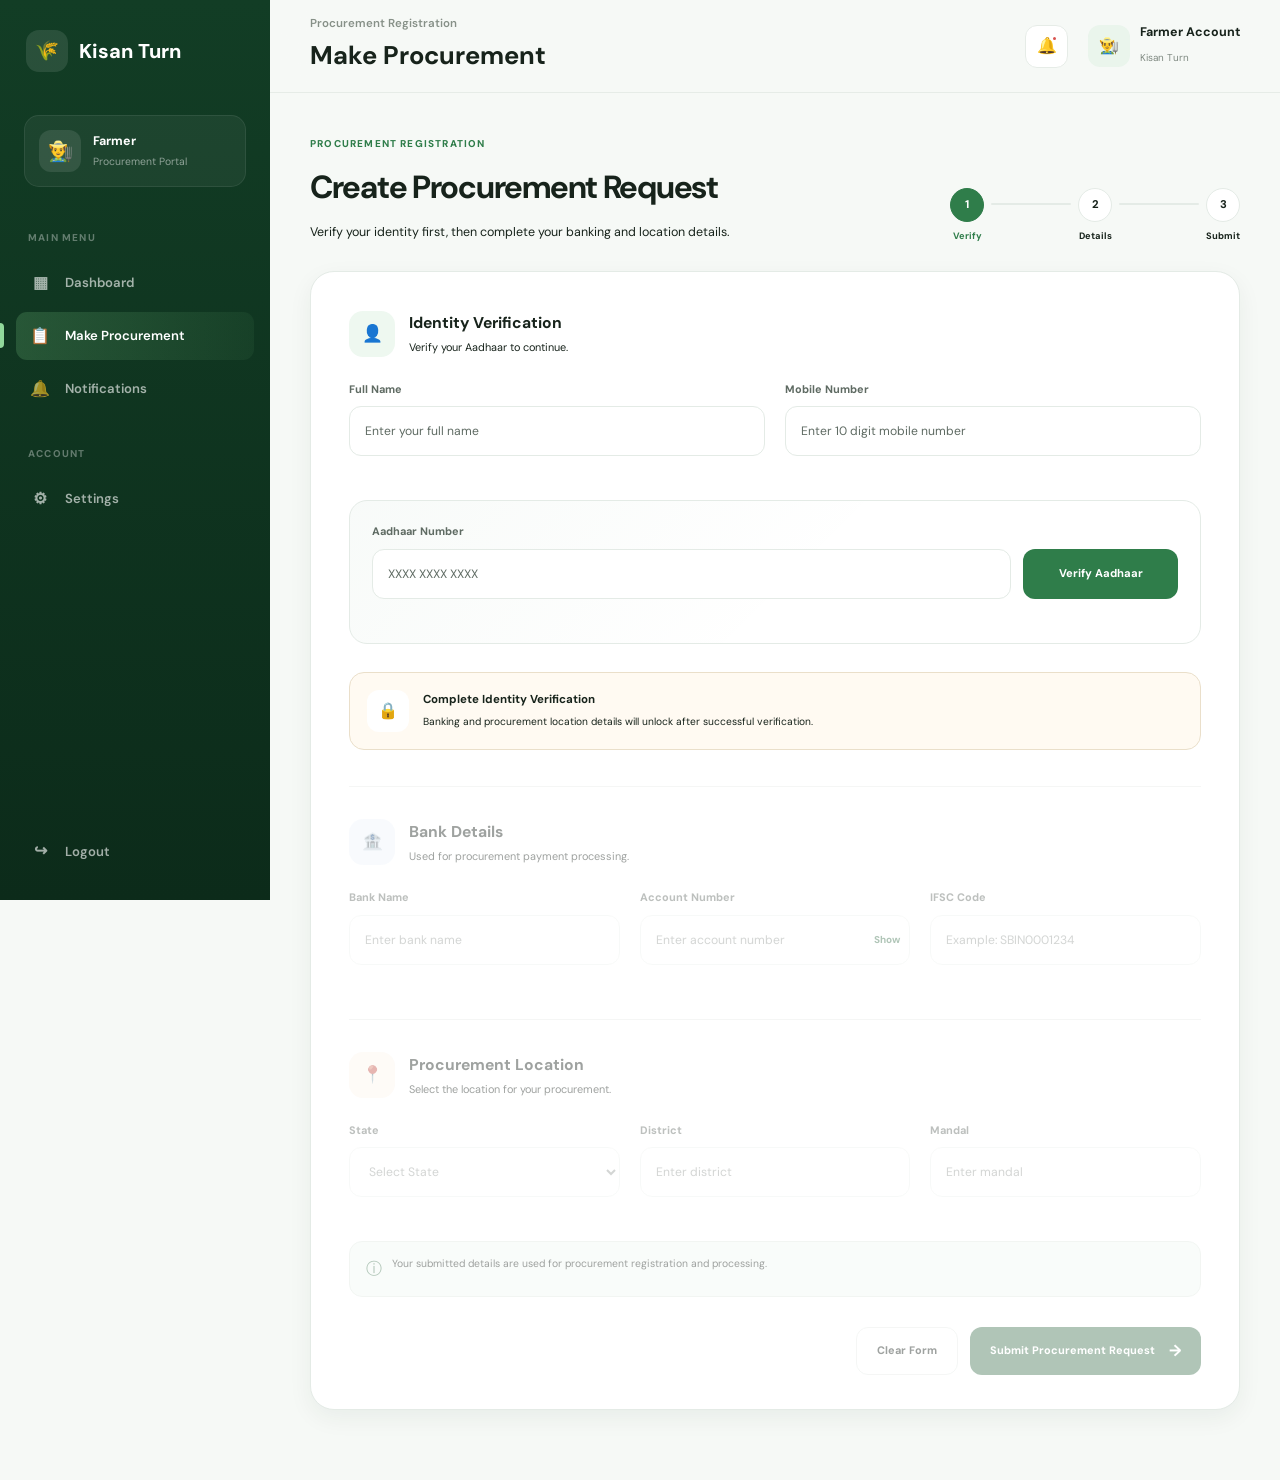
<file: procurement.html>
<!DOCTYPE html>
<html lang="en">

<head>
    <meta charset="UTF-8">
    <meta name="viewport" content="width=device-width, initial-scale=1.0">

    <title>Make Procurement | Kisan Turn</title>

    <link rel="stylesheet" href="css/styles.css">
</head>

<body class="dashboard-body">

    <!-- Mobile Sidebar Overlay -->
    <div class="sidebar-overlay" id="sidebarOverlay"></div>


    <!-- =========================
         SIDEBAR
    ========================== -->

    <aside class="dashboard-sidebar" id="dashboardSidebar">

        <div class="dashboard-brand">
            <span class="dashboard-brand-icon">🌾</span>
            <span class="dashboard-brand-text">Kisan Turn</span>
        </div>


        <div class="sidebar-profile">

            <div class="sidebar-avatar">
                👨‍🌾
            </div>

            <div>
                <strong>Farmer</strong>
                <span>Procurement Portal</span>
            </div>

        </div>


        <nav class="dashboard-nav">

            <p class="nav-section-title">
                MAIN MENU
            </p>


            <a href="dashboard.html" class="dashboard-nav-link">

                <span class="nav-icon">▦</span>

                Dashboard

            </a>


            <a href="procurement.html" class="dashboard-nav-link active">

                <span class="nav-icon">📋</span>

                Make Procurement

            </a>


            <a href="notification.html" class="dashboard-nav-link">

                <span class="nav-icon">🔔</span>

                Notifications

            </a>


            <p class="nav-section-title secondary-nav-title">
                ACCOUNT
            </p>


            <a href="settings.html" class="dashboard-nav-link">

                <span class="nav-icon">⚙</span>

                Settings

            </a>

        </nav>


        <div class="sidebar-bottom">

            <button
                class="dashboard-nav-link"
                id="logoutBtn"
                type="button"
            >

                <span class="nav-icon">↪</span>

                Logout

            </button>

        </div>

    </aside>



    <!-- =========================
         MAIN CONTENT
    ========================== -->

    <main class="dashboard-main">

        <!-- HEADER -->

        <header class="dashboard-header">

            <div class="dashboard-header-left">

                <button
                    class="dashboard-menu-btn"
                    id="dashboardMenuBtn"
                    type="button"
                    aria-label="Open menu"
                >
                    ☰
                </button>


                <div>

                    <p class="dashboard-date">
                        Procurement Registration
                    </p>

                    <h1>
                        Make Procurement
                    </h1>

                </div>

            </div>


            <div class="dashboard-header-actions">

                <a
                    href="notification.html"
                    class="header-icon-btn"
                    aria-label="Notifications"
                >

                    🔔

                    <span class="header-notification-dot"></span>

                </a>


                <div class="header-user">

                    <div class="header-user-avatar">
                        👨‍🌾
                    </div>

                    <div class="header-user-info">

                        <strong>
                            Farmer Account
                        </strong>

                        <span>
                            Kisan Turn
                        </span>

                    </div>

                </div>

            </div>

        </header>



        <!-- =========================
             PROCUREMENT PAGE
        ========================== -->

        <section class="kt-procurement-page">


            <!-- PAGE INTRO -->

            <div class="kt-procurement-heading">

                <div>

                    <span class="kt-eyebrow">
                        PROCUREMENT REGISTRATION
                    </span>

                    <h2>
                        Create Procurement Request
                    </h2>

                    <p>
                        Verify your identity first, then complete your
                        banking and location details.
                    </p>

                </div>


                <!-- PROGRESS -->

                <div class="kt-progress">

                    <div
                        class="kt-progress-step active"
                        data-step="1"
                    >

                        <div class="kt-progress-number">
                            1
                        </div>

                        <span>
                            Verify
                        </span>

                    </div>


                    <div class="kt-progress-line"></div>


                    <div
                        class="kt-progress-step"
                        data-step="2"
                    >

                        <div class="kt-progress-number">
                            2
                        </div>

                        <span>
                            Details
                        </span>

                    </div>


                    <div class="kt-progress-line"></div>


                    <div
                        class="kt-progress-step"
                        data-step="3"
                    >

                        <div class="kt-progress-number">
                            3
                        </div>

                        <span>
                            Submit
                        </span>

                    </div>

                </div>

            </div>



            <!-- =========================
                 FORM CARD
            ========================== -->

            <div class="kt-procurement-card">


                <form id="ktProcurementForm" novalidate>


                    <!-- =====================
                         IDENTITY SECTION
                    ====================== -->

                    <section class="kt-form-section">

                        <div class="kt-section-title">

                            <div class="kt-section-icon">
                                👤
                            </div>

                            <div>

                                <h3>
                                    Identity Verification
                                </h3>

                                <p>
                                    Verify your Aadhaar to continue.
                                </p>

                            </div>

                        </div>


                        <!-- NAME + MOBILE -->

                        <div class="kt-form-grid">


                            <div class="kt-field">

                                <label for="ktFarmerName">
                                    Full Name
                                </label>

                                <input
                                    type="text"
                                    id="ktFarmerName"
                                    placeholder="Enter your full name"
                                    autocomplete="name"
                                >

                                <span class="kt-field-error"></span>

                            </div>



                            <div class="kt-field">

                                <label for="ktMobileNumber">
                                    Mobile Number
                                </label>

                                <input
                                    type="tel"
                                    id="ktMobileNumber"
                                    placeholder="Enter 10 digit mobile number"
                                    inputmode="numeric"
                                    maxlength="10"
                                    autocomplete="tel"
                                >

                                <span class="kt-field-error"></span>

                            </div>

                        </div>



                        <!-- AADHAAR CARD -->

                        <div class="kt-aadhaar-card">

                            <div class="kt-field">

                                <label for="ktAadhaarNumber">
                                    Aadhaar Number
                                </label>


                                <div class="kt-aadhaar-row">

                                    <input
                                        type="text"
                                        id="ktAadhaarNumber"
                                        placeholder="XXXX XXXX XXXX"
                                        inputmode="numeric"
                                        maxlength="14"
                                    >


                                    <button
                                        type="button"
                                        class="kt-verify-aadhaar-btn"
                                        id="ktVerifyAadhaarBtn"
                                    >

                                        <span class="kt-btn-text">
                                            Verify Aadhaar
                                        </span>

                                        <span class="kt-btn-loader"></span>

                                    </button>

                                </div>


                                <span
                                    class="kt-field-error"
                                    id="ktAadhaarError"
                                ></span>

                            </div>


                            <!-- STATUS -->

                            <div
                                class="kt-verification-status"
                                id="ktVerificationStatus"
                                aria-live="polite"
                            ></div>

                        </div>



                        <!-- =====================
                             OTP
                        ====================== -->

                        <div
                            class="kt-otp-panel"
                            id="ktOtpPanel"
                        >

                            <div class="kt-otp-top">

                                <div>

                                    <span class="kt-otp-badge">
                                        OTP VERIFICATION
                                    </span>

                                    <h4>
                                        Enter verification code
                                    </h4>

                                    <p>
                                        Enter the 6-digit OTP sent
                                        to your registered mobile number.
                                    </p>

                                </div>

                            </div>


                            <div
                                class="kt-otp-inputs"
                                id="ktOtpInputs"
                            >

                                <input
                                    type="text"
                                    inputmode="numeric"
                                    maxlength="1"
                                    class="kt-otp-input"
                                >

                                <input
                                    type="text"
                                    inputmode="numeric"
                                    maxlength="1"
                                    class="kt-otp-input"
                                >

                                <input
                                    type="text"
                                    inputmode="numeric"
                                    maxlength="1"
                                    class="kt-otp-input"
                                >

                                <input
                                    type="text"
                                    inputmode="numeric"
                                    maxlength="1"
                                    class="kt-otp-input"
                                >

                                <input
                                    type="text"
                                    inputmode="numeric"
                                    maxlength="1"
                                    class="kt-otp-input"
                                >

                                <input
                                    type="text"
                                    inputmode="numeric"
                                    maxlength="1"
                                    class="kt-otp-input"
                                >

                            </div>


                            <div class="kt-otp-bottom">

                                <button
                                    type="button"
                                    class="kt-verify-otp-btn"
                                    id="ktVerifyOtpBtn"
                                >
                                    Verify OTP
                                </button>


                                <button
                                    type="button"
                                    class="kt-resend-otp-btn"
                                    id="ktResendOtpBtn"
                                >
                                    Resend OTP
                                </button>


                                <span
                                    class="kt-otp-timer"
                                    id="ktOtpTimer"
                                >
                                    02:00
                                </span>

                            </div>


                            <!-- STATIC DEMO ONLY -->

                            <div
                                class="kt-demo-otp"
                                id="ktDemoOtp"
                            ></div>

                        </div>


                    </section>



                    <!-- =====================
                         LOCKED DETAILS
                    ====================== -->

                    <div
                        class="kt-lock-message"
                        id="ktLockMessage"
                    >

                        <div class="kt-lock-icon">
                            🔒
                        </div>

                        <div>

                            <strong>
                                Complete Identity Verification
                            </strong>

                            <p>
                                Banking and procurement location details
                                will unlock after successful verification.
                            </p>

                        </div>

                    </div>



                    <!-- =====================
                         DETAILS AREA
                    ====================== -->

                    <div
                        class="kt-details-wrapper"
                        id="ktDetailsWrapper"
                    >


                        <!-- BANK -->

                        <section class="kt-form-section kt-details-section">

                            <div class="kt-section-divider"></div>


                            <div class="kt-section-title">

                                <div class="kt-section-icon kt-bank-icon">
                                    🏦
                                </div>

                                <div>

                                    <h3>
                                        Bank Details
                                    </h3>

                                    <p>
                                        Used for procurement payment processing.
                                    </p>

                                </div>

                            </div>


                            <div class="kt-form-grid kt-bank-grid">


                                <div class="kt-field">

                                    <label for="ktBankName">
                                        Bank Name
                                    </label>

                                    <input
                                        type="text"
                                        id="ktBankName"
                                        placeholder="Enter bank name"
                                        disabled
                                    >

                                    <span class="kt-field-error"></span>

                                </div>



                                <div class="kt-field">

                                    <label for="ktAccountNumber">
                                        Account Number
                                    </label>

                                    <div class="kt-password-wrap">

                                        <input
                                            type="password"
                                            id="ktAccountNumber"
                                            placeholder="Enter account number"
                                            inputmode="numeric"
                                            disabled
                                        >

                                        <button
                                            type="button"
                                            class="kt-toggle-password"
                                            id="ktToggleAccount"
                                        >
                                            Show
                                        </button>

                                    </div>

                                    <span class="kt-field-error"></span>

                                </div>



                                <div class="kt-field">

                                    <label for="ktIfscCode">
                                        IFSC Code
                                    </label>

                                    <input
                                        type="text"
                                        id="ktIfscCode"
                                        placeholder="Example: SBIN0001234"
                                        maxlength="11"
                                        autocomplete="off"
                                        disabled
                                    >

                                    <span class="kt-field-error"></span>

                                </div>

                            </div>

                        </section>



                        <!-- LOCATION -->

                        <section class="kt-form-section kt-details-section">

                            <div class="kt-section-divider"></div>


                            <div class="kt-section-title">

                                <div class="kt-section-icon kt-location-icon">
                                    📍
                                </div>

                                <div>

                                    <h3>
                                        Procurement Location
                                    </h3>

                                    <p>
                                        Select the location for your procurement.
                                    </p>

                                </div>

                            </div>


                            <div class="kt-location-grid">


                                <div class="kt-field">

                                    <label for="ktState">
                                        State
                                    </label>

                                    <select
                                        id="ktState"
                                        disabled
                                    >

                                        <option value="">
                                            Select State
                                        </option>

                                        <option value="Andhra Pradesh">
                                            Andhra Pradesh
                                        </option>

                                        <option value="Telangana">
                                            Telangana
                                        </option>

                                        <option value="Karnataka">
                                            Karnataka
                                        </option>

                                        <option value="Tamil Nadu">
                                            Tamil Nadu
                                        </option>

                                        <option value="Maharashtra">
                                            Maharashtra
                                        </option>

                                    </select>

                                    <span class="kt-field-error"></span>

                                </div>



                                <div class="kt-field">

                                    <label for="ktDistrict">
                                        District
                                    </label>

                                    <input
                                        type="text"
                                        id="ktDistrict"
                                        placeholder="Enter district"
                                        disabled
                                    >

                                    <span class="kt-field-error"></span>

                                </div>



                                <div class="kt-field">

                                    <label for="ktMandal">
                                        Mandal
                                    </label>

                                    <input
                                        type="text"
                                        id="ktMandal"
                                        placeholder="Enter mandal"
                                        disabled
                                    >

                                    <span class="kt-field-error"></span>

                                </div>

                            </div>


                            <div class="kt-security-note">

                                <span>ⓘ</span>

                                <p>
                                    Your submitted details are used for
                                    procurement registration and processing.
                                </p>

                            </div>

                        </section>



                        <!-- SUBMIT -->

                        <div class="kt-form-actions">

                            <button
                                type="reset"
                                class="kt-clear-btn"
                            >
                                Clear Form
                            </button>


                            <button
                                type="submit"
                                class="kt-submit-btn"
                            >

                                <span>
                                    Submit Procurement Request
                                </span>

                                <span class="kt-submit-arrow">
                                    →
                                </span>

                            </button>

                        </div>


                    </div>

                </form>

            </div>

        </section>

    </main>



    <!-- =========================
         SUCCESS MODAL
    ========================== -->

    <div
        class="kt-success-modal"
        id="ktSuccessModal"
    >

        <div class="kt-success-card">

            <div class="kt-success-circle">
                ✓
            </div>

            <span class="kt-eyebrow">
                REQUEST CREATED
            </span>

            <h2>
                Procurement Request Submitted
            </h2>

            <p>
                Your procurement request has been successfully created
                and is now being processed.
            </p>


            <div class="kt-request-status">

                <span>
                    CURRENT STATUS
                </span>

                <strong>
                    ● Processing
                </strong>

            </div>


            <button
                type="button"
                class="kt-success-btn"
                id="ktGoDashboardBtn"
            >
                Go to Dashboard
            </button>

        </div>

    </div>


    <script src="js/script.js"></script>

</body>

</html>
</file>
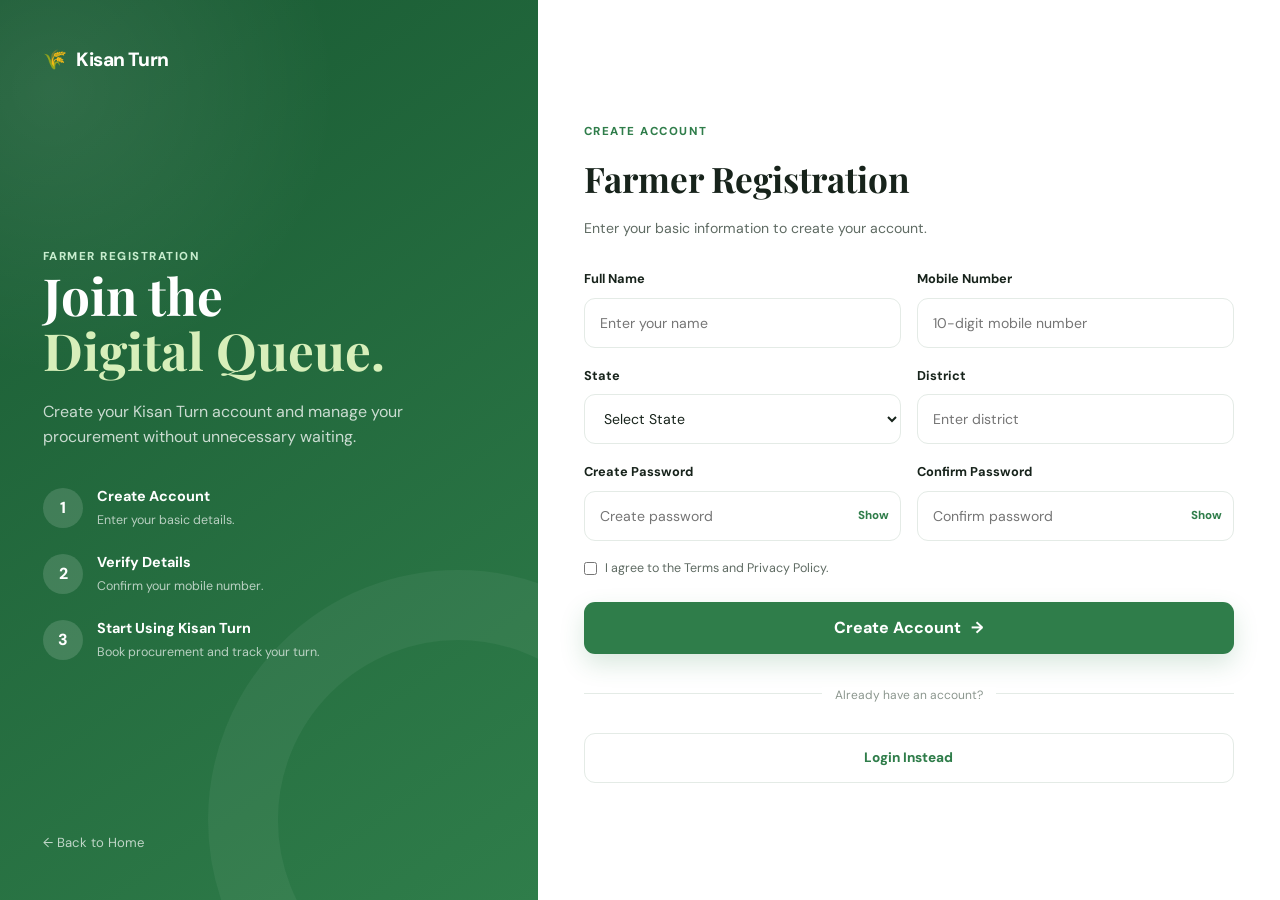
<file: register.html>
<!DOCTYPE html>
<html lang="en">

<head>

    <meta charset="UTF-8">

    <meta
        name="viewport"
        content="width=device-width, initial-scale=1.0"
    >

    <title>Register | Kisan Turn</title>

    <!-- Existing CSS -->
    <link rel="stylesheet" href="css/styles.css">

</head>


<body class="auth-page">


<!-- =========================
     AUTH PAGE
========================= -->

<main class="auth-layout">


    <!-- LEFT SIDE -->

    <section class="auth-info">

        <a href="index.html" class="brand auth-brand">

            <span>🌾</span>

            Kisan Turn

        </a>


        <div class="auth-info-content">

            <span class="section-tag">
                FARMER REGISTRATION
            </span>


            <h1>
                Join the
                <br>

                <span>Digital Queue.</span>
            </h1>


            <p>

                Create your Kisan Turn account
                and manage your procurement
                without unnecessary waiting.

            </p>


            <div class="registration-steps">


                <div class="registration-step">

                    <div class="registration-number">

                        1

                    </div>


                    <div>

                        <h4>
                            Create Account
                        </h4>

                        <p>
                            Enter your basic details.
                        </p>

                    </div>

                </div>



                <div class="registration-step">

                    <div class="registration-number">

                        2

                    </div>


                    <div>

                        <h4>
                            Verify Details
                        </h4>

                        <p>
                            Confirm your mobile number.
                        </p>

                    </div>

                </div>



                <div class="registration-step">

                    <div class="registration-number">

                        3

                    </div>


                    <div>

                        <h4>
                            Start Using Kisan Turn
                        </h4>

                        <p>
                            Book procurement and track your turn.
                        </p>

                    </div>

                </div>


            </div>

        </div>


        <div class="auth-back">

            <a href="index.html">

                ← Back to Home

            </a>

        </div>

    </section>



    <!-- RIGHT SIDE -->

    <section class="auth-form-section">

        <div class="auth-form-container register-container">


            <div class="form-heading">

                <span class="section-tag">
                    CREATE ACCOUNT
                </span>


                <h2>
                    Farmer Registration
                </h2>


                <p>
                    Enter your basic information
                    to create your account.
                </p>

            </div>



            <!-- REGISTER FORM -->

            <form id="registerForm">


                <div class="form-row">


                    <div class="form-group">

                        <label for="farmerName">

                            Full Name

                        </label>


                        <input
                            type="text"
                            id="farmerName"
                            placeholder="Enter your name"
                            required
                        >

                    </div>



                    <div class="form-group">

                        <label for="farmerMobile">

                            Mobile Number

                        </label>


                        <input
                            type="tel"
                            id="farmerMobile"
                            placeholder="10-digit mobile number"
                            maxlength="10"
                            required
                        >

                    </div>

                </div>



                <div class="form-row">


                    <div class="form-group">

                        <label for="farmerState">

                            State

                        </label>


                        <select
                            id="farmerState"
                            required
                        >

                            <option value="">

                                Select State

                            </option>

                            <option>
                                Uttar Pradesh
                            </option>

                            <option>
                                Madhya Pradesh
                            </option>

                            <option>
                                Rajasthan
                            </option>

                            <option>
                                Haryana
                            </option>

                            <option>
                                Punjab
                            </option>

                            <option>
                                Bihar
                            </option>

                            <option>
                                Maharashtra
                            </option>

                        </select>

                    </div>



                    <div class="form-group">

                        <label for="farmerDistrict">

                            District

                        </label>


                        <input
                            type="text"
                            id="farmerDistrict"
                            placeholder="Enter district"
                            required
                        >

                    </div>

                </div>



                <div class="form-row">


                    <div class="form-group">

                        <label for="registerPassword">

                            Create Password

                        </label>


                        <div class="password-wrapper">

                            <input
                                type="password"
                                id="registerPassword"
                                placeholder="Create password"
                                required
                            >


                            <button
                                type="button"
                                class="password-toggle"
                                data-target="registerPassword"
                            >
                                Show
                            </button>

                        </div>

                    </div>



                    <div class="form-group">

                        <label for="confirmPassword">

                            Confirm Password

                        </label>


                        <div class="password-wrapper">

                            <input
                                type="password"
                                id="confirmPassword"
                                placeholder="Confirm password"
                                required
                            >


                            <button
                                type="button"
                                class="password-toggle"
                                data-target="confirmPassword"
                            >
                                Show
                            </button>

                        </div>

                    </div>

                </div>



                <label class="terms-check">

                    <input
                        type="checkbox"
                        required
                    >

                    <span>

                        I agree to the Terms and
                        Privacy Policy.

                    </span>

                </label>



                <button
                    type="submit"
                    class="auth-submit-btn"
                >

                    Create Account
                    <span>→</span>

                </button>


            </form>



            <div class="auth-divider">

                <span>
                    Already have an account?
                </span>

            </div>



            <a
                href="login.html"
                class="auth-switch-btn"
            >

                Login Instead

            </a>


        </div>

    </section>


</main>


<script src="js/script.js"></script>

</body>

</html>
</file>
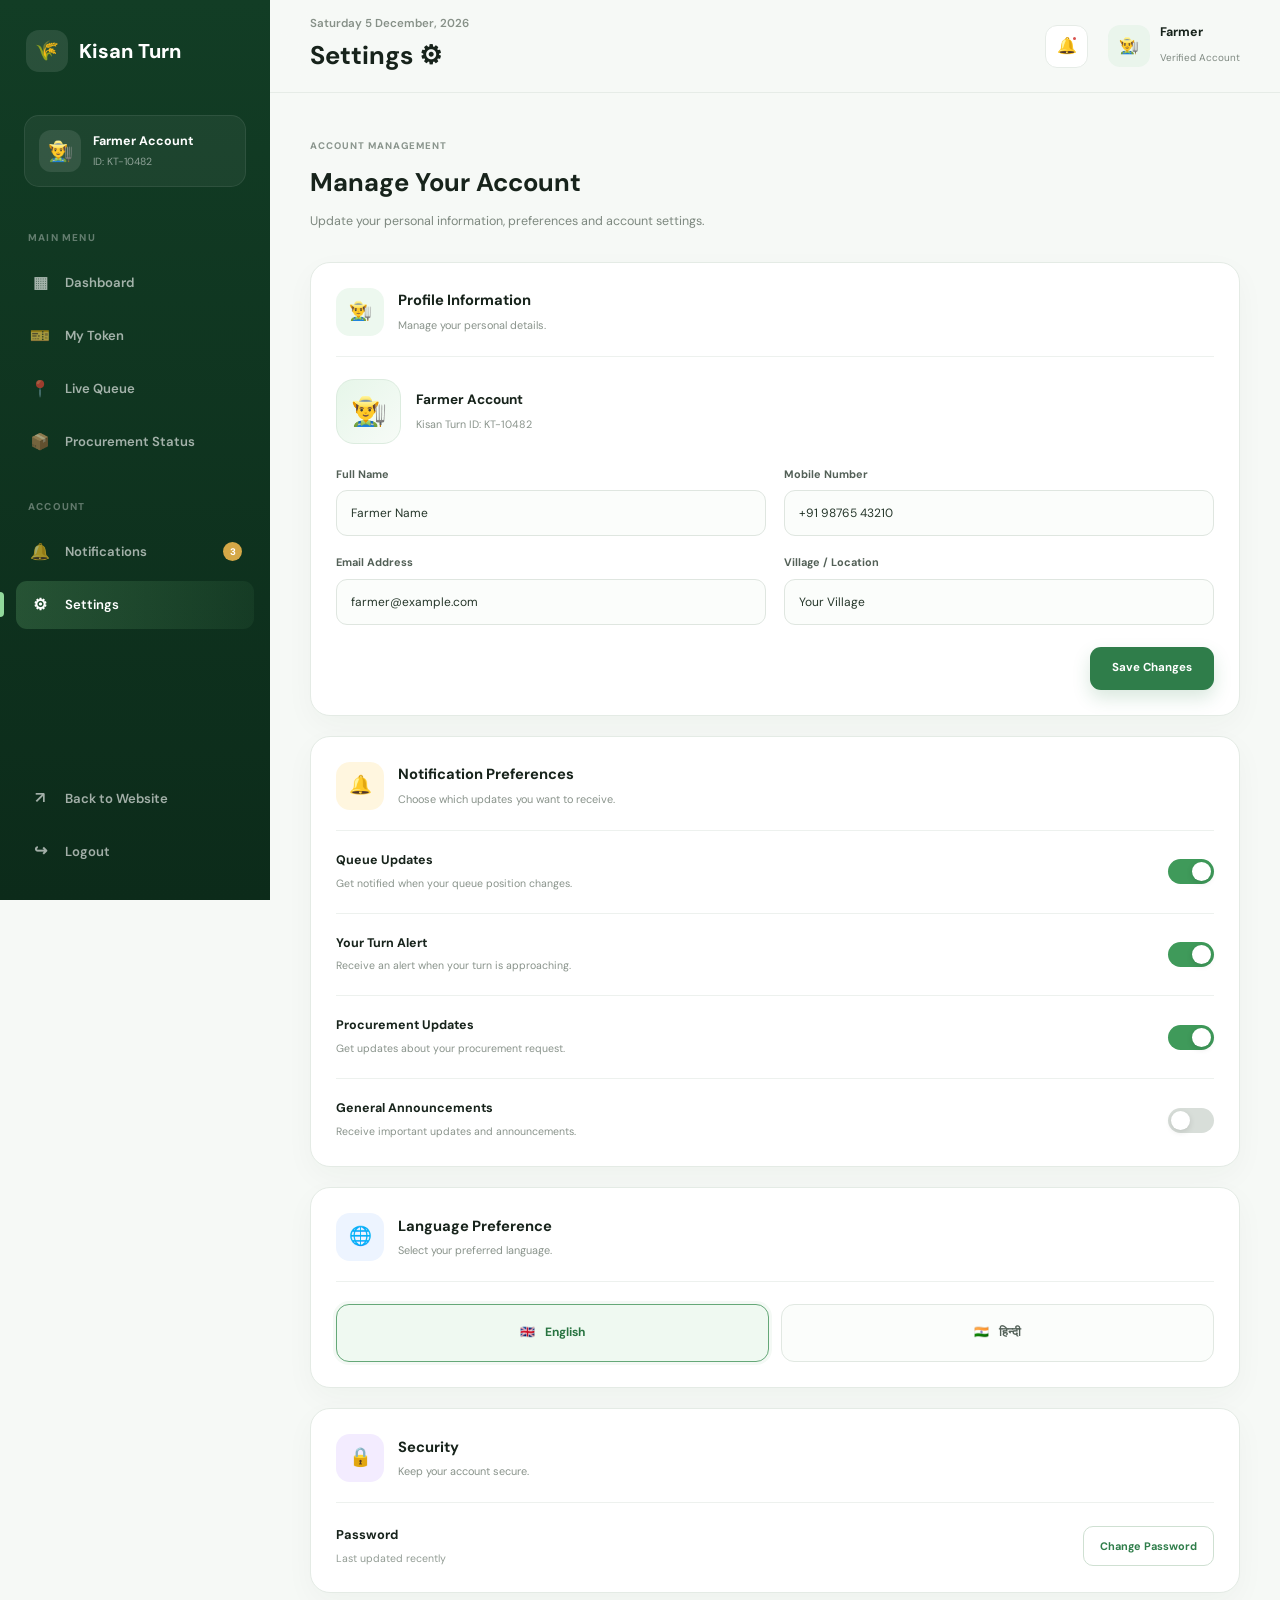
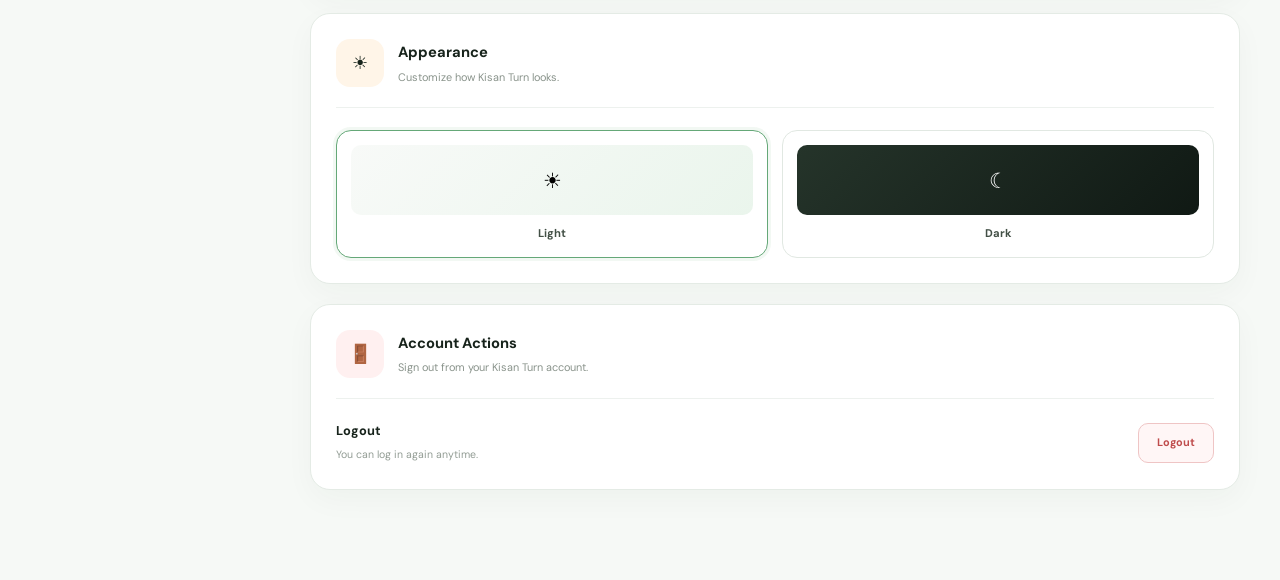
<file: settings.html>
<!DOCTYPE html>
<html lang="en">

<head>

    <meta charset="UTF-8">

    <meta
        name="viewport"
        content="width=device-width, initial-scale=1.0"
    >

    <meta
        name="description"
        content="Kisan Turn Farmer Settings"
    >

    <title>Kisan Turn | Settings</title>

    <link
        rel="stylesheet"
        href="css/styles.css"
    >

</head>


<body class="dashboard-body">


    <!-- =========================
         MOBILE SIDEBAR OVERLAY
    ========================== -->

    <div
        class="sidebar-overlay"
        id="sidebarOverlay"
    ></div>



    <!-- =========================
         SIDEBAR
    ========================== -->

    <aside
        class="dashboard-sidebar"
        id="dashboardSidebar"
    >


        <a
            href="index.html"
            class="dashboard-brand"
        >

            <span class="dashboard-brand-icon">
                🌾
            </span>

            <span class="dashboard-brand-text">
                Kisan Turn
            </span>

        </a>



        <!-- PROFILE -->

        <div class="sidebar-profile">

            <div class="sidebar-avatar">
                👨‍🌾
            </div>


            <div>

                <strong>
                    Farmer Account
                </strong>

                <span>
                    ID: KT-10482
                </span>

            </div>

        </div>



        <!-- NAVIGATION -->

        <nav class="dashboard-nav">


            <p class="nav-section-title">
                MAIN MENU
            </p>


            <a
                href="dashboard.html"
                class="dashboard-nav-link"
            >

                <span class="nav-icon">
                    ▦
                </span>

                Dashboard

            </a>


            <a
                href="#"
                class="dashboard-nav-link"
            >

                <span class="nav-icon">
                    🎫
                </span>

                My Token

            </a>


            <a
                href="#"
                class="dashboard-nav-link"
            >

                <span class="nav-icon">
                    📍
                </span>

                Live Queue

            </a>


            <a
                href="#"
                class="dashboard-nav-link"
            >

                <span class="nav-icon">
                    📦
                </span>

                Procurement Status

            </a>



            <p class="nav-section-title secondary-nav-title">
                ACCOUNT
            </p>


            <a
                href="notification.html"
                class="dashboard-nav-link"
            >

                <span class="nav-icon">
                    🔔
                </span>

                Notifications

                <span class="nav-notification">
                    3
                </span>

            </a>


            <a
                href="settings.html"
                class="dashboard-nav-link active"
            >

                <span class="nav-icon">
                    ⚙
                </span>

                Settings

            </a>


        </nav>



        <!-- BOTTOM -->

        <div class="sidebar-bottom">


            <a
                href="index.html"
                class="dashboard-nav-link"
            >

                <span class="nav-icon">
                    ↗
                </span>

                Back to Website

            </a>


            <button
                class="dashboard-nav-link logout-btn"
                id="logoutBtn"
            >

                <span class="nav-icon">
                    ↪
                </span>

                Logout

            </button>


        </div>


    </aside>



    <!-- =========================
         MAIN CONTENT
    ========================== -->

    <main class="dashboard-main">


        <!-- HEADER -->

        <header class="dashboard-header">


            <div class="dashboard-header-left">


                <button
                    class="dashboard-menu-btn"
                    id="dashboardMenuBtn"
                    aria-label="Open menu"
                >

                    ☰

                </button>


                <div>

                    <p class="dashboard-date">

                        <span id="currentDate">
                            Loading date...
                        </span>

                    </p>


                    <h1>
                        Settings ⚙
                    </h1>

                </div>


            </div>



            <div class="dashboard-header-actions">


                <a
                    href="notification.html"
                    class="header-icon-btn notification-page-btn"
                    aria-label="Notifications"
                >

                    🔔

                    <span class="header-notification-dot"></span>

                </a>



                <div class="header-user">


                    <div class="header-user-avatar">
                        👨‍🌾
                    </div>


                    <div class="header-user-info">

                        <strong>
                            Farmer
                        </strong>

                        <span>
                            Verified Account
                        </span>

                    </div>


                </div>


            </div>


        </header>



        <!-- =========================
             SETTINGS CONTENT
        ========================== -->

        <section class="settings-page-content">


            <!-- PAGE INTRO -->

            <div class="settings-page-top">


                <div>

                    <span class="card-eyebrow">
                        ACCOUNT MANAGEMENT
                    </span>


                    <h2>
                        Manage Your Account
                    </h2>


                    <p>
                        Update your personal information, preferences and account settings.
                    </p>


                </div>


            </div>



            <!-- =========================
                 PROFILE SETTINGS
            ========================== -->

            <div class="settings-card">


                <div class="settings-card-header">


                    <div>

                        <div class="settings-title-row">

                            <div class="settings-main-icon">
                                👨‍🌾
                            </div>


                            <div>

                                <h3>
                                    Profile Information
                                </h3>

                                <p>
                                    Manage your personal details.
                                </p>

                            </div>

                        </div>


                    </div>


                </div>



                <div class="profile-settings-top">


                    <div class="large-profile-avatar">

                        👨‍🌾

                    </div>


                    <div>

                        <h4>
                            Farmer Account
                        </h4>

                        <p>
                            Kisan Turn ID: KT-10482
                        </p>

                    </div>


                </div>



                <div class="settings-form-grid">


                    <div class="settings-input-group">

                        <label for="farmerName">
                            Full Name
                        </label>

                        <input
                            type="text"
                            id="farmerName"
                            value="Farmer Name"
                        >

                    </div>



                    <div class="settings-input-group">

                        <label for="farmerPhone">
                            Mobile Number
                        </label>

                        <input
                            type="tel"
                            id="farmerPhone"
                            value="+91 98765 43210"
                        >

                    </div>



                    <div class="settings-input-group">

                        <label for="farmerEmail">
                            Email Address
                        </label>

                        <input
                            type="email"
                            id="farmerEmail"
                            value="farmer@example.com"
                        >

                    </div>



                    <div class="settings-input-group">

                        <label for="farmerVillage">
                            Village / Location
                        </label>

                        <input
                            type="text"
                            id="farmerVillage"
                            value="Your Village"
                        >

                    </div>


                </div>



                <div class="settings-save-row">

                    <button
                        class="settings-save-btn"
                        id="saveProfileBtn"
                    >

                        Save Changes

                    </button>

                </div>


            </div>



            <!-- =========================
                 NOTIFICATION SETTINGS
            ========================== -->

            <div class="settings-card">


                <div class="settings-card-header">


                    <div class="settings-title-row">


                        <div class="settings-main-icon notification-setting-icon">
                            🔔
                        </div>


                        <div>

                            <h3>
                                Notification Preferences
                            </h3>

                            <p>
                                Choose which updates you want to receive.
                            </p>

                        </div>


                    </div>


                </div>



                <div class="settings-options-list">


                    <!-- OPTION -->

                    <div class="settings-option">

                        <div>

                            <h4>
                                Queue Updates
                            </h4>

                            <p>
                                Get notified when your queue position changes.
                            </p>

                        </div>


                        <label class="settings-switch">

                            <input
                                type="checkbox"
                                checked
                            >

                            <span class="settings-slider"></span>

                        </label>

                    </div>



                    <!-- OPTION -->

                    <div class="settings-option">

                        <div>

                            <h4>
                                Your Turn Alert
                            </h4>

                            <p>
                                Receive an alert when your turn is approaching.
                            </p>

                        </div>


                        <label class="settings-switch">

                            <input
                                type="checkbox"
                                checked
                            >

                            <span class="settings-slider"></span>

                        </label>

                    </div>



                    <!-- OPTION -->

                    <div class="settings-option">

                        <div>

                            <h4>
                                Procurement Updates
                            </h4>

                            <p>
                                Get updates about your procurement request.
                            </p>

                        </div>


                        <label class="settings-switch">

                            <input
                                type="checkbox"
                                checked
                            >

                            <span class="settings-slider"></span>

                        </label>

                    </div>



                    <!-- OPTION -->

                    <div class="settings-option">

                        <div>

                            <h4>
                                General Announcements
                            </h4>

                            <p>
                                Receive important updates and announcements.
                            </p>

                        </div>


                        <label class="settings-switch">

                            <input
                                type="checkbox"
                            >

                            <span class="settings-slider"></span>

                        </label>

                    </div>


                </div>


            </div>



            <!-- =========================
                 LANGUAGE
            ========================== -->

            <div class="settings-card">


                <div class="settings-card-header">


                    <div class="settings-title-row">


                        <div class="settings-main-icon language-setting-icon">
                            🌐
                        </div>


                        <div>

                            <h3>
                                Language Preference
                            </h3>

                            <p>
                                Select your preferred language.
                            </p>

                        </div>


                    </div>


                </div>



                <div class="language-options">


                    <button
                        class="language-option active"
                        data-language="English"
                    >

                        <span>
                            🇬🇧
                        </span>

                        English

                    </button>


                    <button
                        class="language-option"
                        data-language="Hindi"
                    >

                        <span>
                            🇮🇳
                        </span>

                        हिन्दी

                    </button>


                </div>


            </div>



            <!-- =========================
                 SECURITY
            ========================== -->

            <div class="settings-card">


                <div class="settings-card-header">


                    <div class="settings-title-row">


                        <div class="settings-main-icon security-setting-icon">
                            🔒
                        </div>


                        <div>

                            <h3>
                                Security
                            </h3>

                            <p>
                                Keep your account secure.
                            </p>

                        </div>


                    </div>


                </div>



                <div class="settings-security-option">


                    <div>

                        <h4>
                            Password
                        </h4>

                        <p>
                            Last updated recently
                        </p>

                    </div>


                    <button
                        class="settings-outline-btn"
                        id="changePasswordBtn"
                    >

                        Change Password

                    </button>


                </div>


            </div>



            <!-- =========================
                 APPEARANCE
            ========================== -->

            <div class="settings-card">


                <div class="settings-card-header">


                    <div class="settings-title-row">


                        <div class="settings-main-icon appearance-setting-icon">
                            ☀
                        </div>


                        <div>

                            <h3>
                                Appearance
                            </h3>

                            <p>
                                Customize how Kisan Turn looks.
                            </p>

                        </div>


                    </div>


                </div>



                <div class="appearance-options">


                    <button
                        class="appearance-option active"
                        data-theme="light"
                    >

                        <span class="appearance-preview light-preview">

                            ☀

                        </span>


                        <strong>
                            Light
                        </strong>

                    </button>



                    <button
                        class="appearance-option"
                        data-theme="dark"
                    >

                        <span class="appearance-preview dark-preview">

                            ☾

                        </span>


                        <strong>
                            Dark
                        </strong>

                    </button>


                </div>


            </div>



            <!-- =========================
                 DANGER ZONE
            ========================== -->

            <div class="settings-card danger-settings-card">


                <div class="settings-card-header">


                    <div class="settings-title-row">


                        <div class="settings-main-icon danger-setting-icon">
                            🚪
                        </div>


                        <div>

                            <h3>
                                Account Actions
                            </h3>

                            <p>
                                Sign out from your Kisan Turn account.
                            </p>

                        </div>


                    </div>


                </div>



                <div class="settings-security-option">


                    <div>

                        <h4>
                            Logout
                        </h4>

                        <p>
                            You can log in again anytime.
                        </p>

                    </div>


                    <button
                        class="settings-logout-btn"
                        id="settingsLogoutBtn"
                    >

                        Logout

                    </button>


                </div>


            </div>


        </section>


    </main>



    <!-- =========================
         CHANGE PASSWORD MODAL
    ========================== -->

    <div
        class="settings-modal"
        id="passwordModal"
    >


        <div class="settings-modal-box">


            <button
                class="settings-modal-close"
                id="closePasswordModal"
            >

                ×

            </button>


            <div class="settings-modal-icon">

                🔒

            </div>


            <h3>
                Change Password
            </h3>


            <p>
                Create a strong password to protect your account.
            </p>



            <div class="settings-input-group">

                <label for="currentPassword">
                    Current Password
                </label>

                <input
                    type="password"
                    id="currentPassword"
                    placeholder="Enter current password"
                >

            </div>



            <div class="settings-input-group">

                <label for="newPassword">
                    New Password
                </label>

                <input
                    type="password"
                    id="newPassword"
                    placeholder="Enter new password"
                >

            </div>



            <div class="settings-input-group">

                <label for="confirmPassword">
                    Confirm New Password
                </label>

                <input
                    type="password"
                    id="confirmPassword"
                    placeholder="Confirm new password"
                >

            </div>



            <button
                class="settings-save-btn full-width-btn"
                id="updatePasswordBtn"
            >

                Update Password

            </button>


        </div>


    </div>



    <!-- TOAST -->

    <div
        class="dashboard-toast"
        id="dashboardToast"
    >

        <span id="toastIcon">
            ✓
        </span>

        <p id="toastMessage">
            Action completed successfully.
        </p>

    </div>


    <script src="js/script.js"></script>

</body>

</html>
</file>
<file: css/styles.css>
/* =========================================
   KISAN TURN
   GLOBAL STYLES
========================================= */

@import url('https://fonts.googleapis.com/css2?family=DM+Sans:wght@400;500;600;700;800&family=Playfair+Display:wght@600;700&display=swap');


:root {

    --primary: #2f7d4a;
    --primary-dark: #195a33;
    --primary-deep: #103d24;

    --primary-light: #eef8f0;
    --primary-soft: #dff1e4;

    --accent: #d5a847;
    --accent-light: #fff6dc;

    --dark: #17231b;
    --text: #5f6b63;
    --light-text: #8b968e;

    --border: #e4ebe6;

    --background: #fbfdfb;
    --surface: #ffffff;

    --shadow-sm: 0 8px 25px rgba(18, 57, 33, 0.06);

    --shadow-md: 0 20px 60px rgba(18, 57, 33, 0.10);

    --shadow-lg: 0 30px 80px rgba(18, 57, 33, 0.16);

    --radius-sm: 12px;
    --radius-md: 20px;
    --radius-lg: 32px;

}


/* =========================================
   RESET
========================================= */

* {

    margin: 0;
    padding: 0;

    box-sizing: border-box;

}


html {

    scroll-behavior: smooth;

}


body {

    font-family: "DM Sans", sans-serif;

    background: var(--background);

    color: var(--dark);

    line-height: 1.6;

    overflow-x: hidden;

}


body,
button,
input,
select {

    font-family: "DM Sans", sans-serif;

}


a {

    text-decoration: none;
    color: inherit;

}


button {

    border: none;
    cursor: pointer;

    font: inherit;

}


img {

    max-width: 100%;

}


/* =========================================
   UTILITIES
========================================= */

.container {

    width: min(1160px, calc(100% - 40px));

    margin-inline: auto;

}


.section {

    padding: 110px 0;

}


.section-tag {

    display: inline-flex;

    align-items: center;

    gap: 8px;

    color: var(--primary);

    font-size: 0.72rem;

    font-weight: 800;

    letter-spacing: 0.13em;

}


.section-heading {

    max-width: 650px;

    margin-bottom: 60px;

}


.section-heading.centered {

    text-align: center;

    margin-inline: auto;

    margin-bottom: 65px;

}


.section-heading h2,
.features-content h2,
.about-content h2 {

    margin-top: 14px;

    font-family: "Playfair Display", serif;

    font-size: clamp(2.2rem, 4vw, 4rem);

    line-height: 1.15;

    letter-spacing: -0.03em;

}


.section-heading h2 span,
.features-content h2 span,
.about-content h2 span {

    color: var(--primary);

}


.section-heading > p {

    margin-top: 18px;

    color: var(--text);

    font-size: 1rem;

}


/* =========================================
   BACKGROUND GLOWS
========================================= */

.page-glow {

    position: fixed;

    border-radius: 50%;

    filter: blur(100px);

    opacity: 0.22;

    pointer-events: none;

    z-index: -1;

}


.glow-one {

    width: 350px;
    height: 350px;

    background: #a9d7ae;

    top: 10%;
    left: -180px;

}


.glow-two {

    width: 400px;
    height: 400px;

    background: #f1d994;

    bottom: 5%;
    right: -220px;

}


/* =========================================
   BUTTONS
========================================= */

.primary-btn,
.secondary-btn,
.login-btn,
.cta-primary,
.cta-secondary {

    transition:
        transform 0.25s ease,
        box-shadow 0.25s ease,
        background 0.25s ease;

}


.primary-btn {

    min-height: 50px;

    padding: 0 22px;

    display: inline-flex;

    align-items: center;

    justify-content: center;

    gap: 12px;

    border-radius: 12px;

    background: var(--primary);

    color: white;

    font-weight: 700;

    font-size: 0.9rem;

    box-shadow:
        0 10px 25px rgba(47, 125, 74, 0.22);

}


.primary-btn:hover {

    background: var(--primary-dark);

    transform: translateY(-3px);

    box-shadow:
        0 16px 30px rgba(47, 125, 74, 0.28);

}


.secondary-btn {

    min-height: 50px;

    padding: 0 22px;

    display: inline-flex;

    align-items: center;

    justify-content: center;

    gap: 10px;

    border: 1px solid var(--border);

    border-radius: 12px;

    background: rgba(255, 255, 255, 0.75);

    color: var(--dark);

    font-weight: 700;

    font-size: 0.9rem;

}


.secondary-btn:hover {

    border-color: var(--primary);

    transform: translateY(-3px);

}


/* =========================================
   HEADER
========================================= */

.header {

    position: sticky;

    top: 0;

    z-index: 1000;

    background:
        rgba(251, 253, 251, 0.82);

    backdrop-filter: blur(16px);

    border-bottom:
        1px solid rgba(228, 235, 230, 0.8);

}


.navbar {

    height: 78px;

    display: flex;

    align-items: center;

    justify-content: space-between;

    gap: 30px;

}


.brand {

    display: inline-flex;

    align-items: center;

    gap: 10px;

    font-size: 1.2rem;

    font-weight: 800;

    letter-spacing: -0.03em;

}


.brand-mark {

    width: 38px;
    height: 38px;

    display: grid;

    place-items: center;

    border-radius: 11px;

    background: var(--primary-light);

    font-size: 1.15rem;

}


.nav-links {

    display: flex;

    align-items: center;

    gap: 30px;

}


.nav-links a {

    position: relative;

    color: var(--text);

    font-size: 0.88rem;

    font-weight: 600;

}


.nav-links a::after {

    content: "";

    position: absolute;

    width: 0;
    height: 2px;

    left: 0;
    bottom: -8px;

    background: var(--primary);

    transition: width 0.25s ease;

}


.nav-links a:hover,
.nav-links a.active {

    color: var(--primary);

}


.nav-links a:hover::after,
.nav-links a.active::after {

    width: 100%;

}


.nav-actions {

    display: flex;

    align-items: center;

    gap: 12px;

}


.login-btn {

    padding: 10px 14px;

    color: var(--primary);

    font-size: 0.88rem;

    font-weight: 700;

}


.login-btn:hover {

    transform: translateY(-2px);

}


.nav-register {

    min-height: 42px;

    padding: 0 17px;

}


.menu-btn {

    display: none;

    width: 42px;
    height: 42px;

    border-radius: 10px;

    background: var(--primary-light);

    color: var(--primary);

    font-size: 1.25rem;

}


/* =========================================
   HERO
========================================= */

.hero {

    position: relative;

    min-height: calc(100vh - 78px);

    display: flex;

    align-items: center;

    padding: 70px 0 90px;

}


.hero-container {

    display: grid;

    grid-template-columns: 1fr 1fr;

    align-items: center;

    gap: 70px;

}


.hero-badge {

    display: inline-flex;

    align-items: center;

    gap: 9px;

    padding: 8px 13px;

    border: 1px solid var(--primary-soft);

    border-radius: 999px;

    background: rgba(255, 255, 255, 0.75);

    color: var(--primary);

    font-size: 0.72rem;

    font-weight: 800;

    letter-spacing: 0.05em;

}


.badge-dot {

    width: 7px;
    height: 7px;

    border-radius: 50%;

    background: #55b56a;

    box-shadow:
        0 0 0 5px rgba(85, 181, 106, 0.12);

}


.hero h1 {

    max-width: 700px;

    margin-top: 24px;

    font-family: "Playfair Display", serif;

    font-size: clamp(3rem, 6vw, 5.7rem);

    line-height: 1.03;

    letter-spacing: -0.055em;

}


.hero h1 span {

    display: block;

    color: var(--primary);

}


.hero-description {

    max-width: 570px;

    margin-top: 25px;

    color: var(--text);

    font-size: 1.04rem;

    line-height: 1.8;

}


.hero-buttons {

    display: flex;

    flex-wrap: wrap;

    gap: 14px;

    margin-top: 32px;

}


.hero-primary {

    min-width: 145px;

}


.hero-trust {

    display: flex;

    flex-wrap: wrap;

    gap: 22px;

    margin-top: 42px;

}


.hero-trust > div {

    display: flex;

    align-items: center;

    gap: 8px;

}


.hero-trust p {

    color: var(--text);

    font-size: 0.8rem;

    font-weight: 600;

}


.trust-icon {

    width: 23px;
    height: 23px;

    display: grid;

    place-items: center;

    border-radius: 50%;

    background: var(--primary-light);

    color: var(--primary);

    font-size: 0.7rem;

    font-weight: 900;

}


/* =========================================
   HERO VISUAL
========================================= */

.hero-visual {

    position: relative;

    display: flex;

    justify-content: center;

    padding: 25px 0;

}


.visual-orbit {

    position: absolute;

    border-radius: 50%;

    border: 1px dashed rgba(47, 125, 74, 0.22);

}


.orbit-one {

    width: 470px;
    height: 470px;

    animation: rotateSlow 25s linear infinite;

}


.orbit-two {

    width: 360px;
    height: 360px;

    border-color: rgba(213, 168, 71, 0.25);

    animation: rotateSlow 18s linear infinite reverse;

}


.dashboard-preview {

    position: relative;

    z-index: 2;

    width: min(100%, 480px);

    padding: 28px;

    border: 1px solid rgba(255, 255, 255, 0.8);

    border-radius: 26px;

    background:
        rgba(255, 255, 255, 0.88);

    backdrop-filter: blur(20px);

    box-shadow: var(--shadow-lg);

}


.preview-top {

    display: flex;

    align-items: center;

    justify-content: space-between;

    gap: 20px;

    margin-bottom: 24px;

}


.preview-label {

    color: var(--light-text);

    font-size: 0.62rem;

    font-weight: 800;

    letter-spacing: 0.13em;

}


.preview-top h3 {

    margin-top: 4px;

    font-size: 1.1rem;

}


.preview-avatar {

    width: 48px;
    height: 48px;

    display: grid;

    place-items: center;

    border-radius: 14px;

    background: var(--primary-light);

    font-size: 1.5rem;

}


.token-card {

    padding: 21px;

    border-radius: 18px;

    background:
        linear-gradient(
            135deg,
            var(--primary),
            var(--primary-dark)
        );

    color: white;

    box-shadow:
        0 15px 30px rgba(25, 90, 51, 0.22);

}


.token-top {

    display: flex;

    align-items: center;

    justify-content: space-between;

    gap: 10px;

    font-size: 0.63rem;

    font-weight: 700;

    letter-spacing: 0.08em;

    color: rgba(255, 255, 255, 0.7);

}


.live-status {

    display: inline-flex;

    align-items: center;

    gap: 5px;

    color: #e1ffd7;

}


.live-status i {

    width: 6px;
    height: 6px;

    border-radius: 50%;

    background: #8df29c;

    animation: pulse 1.5s infinite;

}


.token-main {

    display: flex;

    align-items: end;

    justify-content: space-between;

    margin-top: 18px;

}


.token-main p {

    color: rgba(255, 255, 255, 0.65);

    font-size: 0.72rem;

}


.token-main h2 {

    margin-top: 3px;

    font-size: 2.7rem;

    letter-spacing: 0.04em;

}


.token-icon {

    width: 58px;
    height: 58px;

    display: grid;

    place-items: center;

    border-radius: 17px;

    background: rgba(255, 255, 255, 0.12);

    font-size: 1.7rem;

}


.queue-stats {

    display: grid;

    grid-template-columns: repeat(3, 1fr);

    gap: 10px;

    margin-top: 16px;

}


.queue-stat {

    padding: 14px 12px;

    border: 1px solid var(--border);

    border-radius: 13px;

    background: #fff;

}


.stat-small-label {

    display: block;

    color: var(--light-text);

    font-size: 0.55rem;

    font-weight: 800;

    letter-spacing: 0.08em;

}


.queue-stat strong {

    display: block;

    margin-top: 5px;

    color: var(--dark);

    font-size: 0.95rem;

}


.queue-progress {

    margin-top: 22px;

}


.progress-heading {

    display: flex;

    justify-content: space-between;

    color: var(--text);

    font-size: 0.75rem;

    font-weight: 600;

}


.progress-heading strong {

    color: var(--primary);

}


.progress-track {

    height: 8px;

    margin-top: 9px;

    overflow: hidden;

    border-radius: 999px;

    background: var(--primary-light);

}


.progress-bar {

    width: 75%;
    height: 100%;

    border-radius: inherit;

    background:
        linear-gradient(
            90deg,
            var(--primary),
            #69ae70
        );

    animation: progressLoad 1.8s ease;

}


.mini-queue {

    display: flex;

    justify-content: space-between;

    gap: 7px;

    margin-top: 25px;

}


.queue-person {

    position: relative;

    flex: 1;

    padding: 10px 4px;

    text-align: center;

    border: 1px solid var(--border);

    border-radius: 10px;

    color: var(--light-text);

    font-size: 0.65rem;

    font-weight: 700;

}


.queue-person small {

    display: block;

    margin-top: 3px;

    font-size: 0.52rem;

}


.queue-person.done {

    border-color: #bde5c3;

    background: var(--primary-light);

    color: var(--primary);

}


.queue-person.you {

    border-color: var(--primary);

    background: var(--primary);

    color: white;

    transform: translateY(-7px);

    box-shadow:
        0 10px 20px rgba(47, 125, 74, 0.2);

}


.floating-notification {

    position: absolute;

    z-index: 5;

    right: -30px;

    bottom: 5px;

    display: flex;

    align-items: center;

    gap: 12px;

    padding: 13px 16px;

    border: 1px solid rgba(255, 255, 255, 0.8);

    border-radius: 16px;

    background: rgba(255, 255, 255, 0.94);

    box-shadow: var(--shadow-md);

    animation: float 4s ease-in-out infinite;

}


.notification-icon {

    width: 38px;
    height: 38px;

    display: grid;

    place-items: center;

    border-radius: 11px;

    background: var(--accent-light);

}


.floating-notification strong {

    display: block;

    font-size: 0.72rem;

}


.floating-notification p {

    color: var(--text);

    font-size: 0.65rem;

}


/* =========================================
   IMPACT STRIP
========================================= */

.impact-strip {

    padding: 80px 0;

    background: var(--primary-deep);

    color: white;

}


.impact-grid {

    display: grid;

    grid-template-columns: 1.6fr repeat(3, 1fr);

    gap: 30px;

    align-items: stretch;

}


.impact-intro h2 {

    margin-top: 15px;

    max-width: 410px;

    font-family: "Playfair Display", serif;

    font-size: 1.9rem;

    line-height: 1.25;

}


.impact-intro .section-tag {

    color: #9fcca8;

}


.impact-card {

    padding: 22px;

    border: 1px solid rgba(255, 255, 255, 0.09);

    border-radius: 17px;

    background: rgba(255, 255, 255, 0.04);

}


.impact-number {

    color: #8ec99a;

    font-size: 0.7rem;

    font-weight: 800;

}


.impact-card h3 {

    margin-top: 25px;

    font-size: 1rem;

}


.impact-card p {

    margin-top: 8px;

    color: rgba(255, 255, 255, 0.6);

    font-size: 0.78rem;

    line-height: 1.7;

}


/* =========================================
   STEPS
========================================= */

.steps-grid {

    position: relative;

    display: grid;

    grid-template-columns: repeat(4, 1fr);

    gap: 18px;

}


.step-card {

    position: relative;

    padding: 28px;

    min-height: 280px;

    overflow: hidden;

    border: 1px solid var(--border);

    border-radius: var(--radius-md);

    background: var(--surface);

    box-shadow: var(--shadow-sm);

    transition:
        transform 0.3s ease,
        box-shadow 0.3s ease;

}


.step-card:hover {

    transform: translateY(-8px);

    box-shadow: var(--shadow-md);

}


.step-number {

    position: absolute;

    top: 18px;
    right: 20px;

    color: #dce5df;

    font-size: 0.72rem;

    font-weight: 800;

}


.step-icon {

    width: 52px;
    height: 52px;

    display: grid;

    place-items: center;

    border-radius: 16px;

    background: var(--primary-light);

    font-size: 1.45rem;

}


.step-card h3 {

    margin-top: 40px;

    font-size: 1.1rem;

}


.step-card p {

    margin-top: 10px;

    color: var(--text);

    font-size: 0.85rem;

    line-height: 1.7;

}


/* =========================================
   FEATURES
========================================= */

.features {

    background:
        linear-gradient(
            180deg,
            #f4f9f5,
            var(--background)
        );

}


.features-layout {

    display: grid;

    grid-template-columns: 0.8fr 1.2fr;

    gap: 70px;

    align-items: center;

}


.features-content > p {

    margin-top: 22px;

    max-width: 470px;

    color: var(--text);

}


.text-link {

    display: inline-flex;

    align-items: center;

    gap: 10px;

    margin-top: 30px;

    color: var(--primary);

    font-size: 0.9rem;

    font-weight: 800;

}


.features-grid {

    display: grid;

    grid-template-columns: repeat(2, 1fr);

    gap: 16px;

}


.feature-card {

    padding: 26px;

    border: 1px solid var(--border);

    border-radius: 20px;

    background: rgba(255, 255, 255, 0.9);

    transition:
        transform 0.3s ease,
        border-color 0.3s ease;

}


.feature-card:hover {

    transform: translateY(-6px);

    border-color: #c7ddcb;

}


.feature-card.featured {

    background:
        linear-gradient(
            145deg,
            var(--primary),
            var(--primary-dark)
        );

    color: white;

    box-shadow:
        0 20px 45px rgba(25, 90, 51, 0.18);

}


.feature-icon {

    width: 48px;
    height: 48px;

    display: grid;

    place-items: center;

    border-radius: 14px;

    background: var(--primary-light);

    font-size: 1.3rem;

}


.featured .feature-icon {

    background: rgba(255, 255, 255, 0.13);

}


.feature-card h3 {

    margin-top: 22px;

    font-size: 1rem;

}


.feature-card p {

    margin-top: 8px;

    color: var(--text);

    font-size: 0.82rem;

    line-height: 1.7;

}


.featured p {

    color: rgba(255, 255, 255, 0.72);

}


/* =========================================
   ABOUT
========================================= */

.about-container {

    display: grid;

    grid-template-columns: 1fr 1fr;

    gap: 90px;

    align-items: center;

}


.about-visual {

    position: relative;

    min-height: 400px;

    display: flex;

    align-items: center;

    justify-content: center;

}


.about-main-card {

    position: relative;

    width: min(100%, 430px);

    min-height: 330px;

    padding: 45px;

    overflow: hidden;

    border-radius: 30px;

    background:
        linear-gradient(
            145deg,
            var(--primary),
            var(--primary-deep)
        );

    color: white;

    box-shadow: var(--shadow-lg);

}


.about-main-card::after {

    content: "🌾";

    position: absolute;

    right: -25px;
    bottom: -55px;

    font-size: 10rem;

    opacity: 0.09;

    transform: rotate(-10deg);

}


.about-small {

    color: #bde8c4;

    font-size: 0.65rem;

    font-weight: 800;

    letter-spacing: 0.12em;

}


.about-main-card h3 {

    position: relative;

    z-index: 1;

    margin-top: 25px;

    max-width: 270px;

    font-family: "Playfair Display", serif;

    font-size: 2rem;

    line-height: 1.2;

}


.about-main-card p {

    position: relative;

    z-index: 1;

    margin-top: 16px;

    max-width: 290px;

    color: rgba(255, 255, 255, 0.7);

    font-size: 0.85rem;

}


.about-lines {

    position: relative;

    z-index: 1;

    display: flex;

    gap: 6px;

    margin-top: 40px;

}


.about-lines span {

    width: 45px;
    height: 4px;

    border-radius: 999px;

    background: rgba(255, 255, 255, 0.18);

}


.about-lines span:first-child {

    background: #bce8c5;

}


.about-floating {

    position: absolute;

    right: 0;
    bottom: 20px;

    display: flex;

    align-items: center;

    gap: 11px;

    padding: 15px 18px;

    border-radius: 15px;

    background: white;

    box-shadow: var(--shadow-md);

}


.about-floating > span {

    width: 34px;
    height: 34px;

    display: grid;

    place-items: center;

    border-radius: 10px;

    background: var(--primary-light);

    color: var(--primary);

    font-weight: 900;

}


.about-floating strong,
.about-floating small {

    display: block;

}


.about-floating strong {

    font-size: 0.75rem;

}


.about-floating small {

    color: var(--light-text);

    font-size: 0.65rem;

}


.about-content > p {

    margin-top: 20px;

    color: var(--text);

}


.about-points {

    display: grid;

    gap: 13px;

    margin: 28px 0;

}


.about-points div {

    display: flex;

    align-items: center;

    gap: 10px;

}


.about-points span {

    width: 24px;
    height: 24px;

    display: grid;

    place-items: center;

    border-radius: 8px;

    background: var(--primary-light);

    color: var(--primary);

    font-size: 0.7rem;

    font-weight: 900;

}


.about-points p {

    font-size: 0.86rem;

    font-weight: 600;

}


/* =========================================
   CTA
========================================= */

.cta-section {

    padding: 40px 0 110px;

}


.cta-box {

    position: relative;

    display: flex;

    align-items: center;

    justify-content: space-between;

    gap: 40px;

    padding: 60px;

    overflow: hidden;

    border-radius: 30px;

    background:
        linear-gradient(
            135deg,
            var(--primary-dark),
            var(--primary)
        );

    color: white;

}


.cta-box::before {

    content: "";

    position: absolute;

    width: 400px;
    height: 400px;

    right: -150px;
    top: -200px;

    border: 80px solid rgba(255, 255, 255, 0.05);

    border-radius: 50%;

}


.light-tag {

    color: #bfe8c5;

}


.cta-box h2 {

    position: relative;

    max-width: 650px;

    margin-top: 15px;

    font-family: "Playfair Display", serif;

    font-size: clamp(2rem, 4vw, 3.3rem);

    line-height: 1.15;

}


.cta-box p {

    position: relative;

    margin-top: 15px;

    color: rgba(255, 255, 255, 0.7);

}


.cta-actions {

    position: relative;

    display: flex;

    flex-wrap: wrap;

    gap: 12px;

}


.cta-primary {

    min-height: 50px;

    padding: 0 20px;

    display: inline-flex;

    align-items: center;

    gap: 10px;

    border-radius: 11px;

    background: white;

    color: var(--primary);

    font-size: 0.88rem;

    font-weight: 800;

}


.cta-secondary {

    min-height: 50px;

    padding: 0 20px;

    display: inline-flex;

    align-items: center;

    border: 1px solid rgba(255, 255, 255, 0.25);

    border-radius: 11px;

    color: white;

    font-size: 0.88rem;

    font-weight: 700;

}


.cta-primary:hover,
.cta-secondary:hover {

    transform: translateY(-3px);

}


/* =========================================
   FOOTER
========================================= */

.footer {

    padding: 70px 0 25px;

    background: #122118;

    color: white;

}


.footer-container {

    display: flex;

    justify-content: space-between;

    gap: 50px;

}


.footer .brand {

    color: white;

}


.footer .brand-mark {

    background: rgba(255, 255, 255, 0.08);

}


.footer-brand > p {

    max-width: 290px;

    margin-top: 17px;

    color: rgba(255, 255, 255, 0.52);

    font-size: 0.82rem;

}


.footer-links {

    display: flex;

    gap: 80px;

}


.footer-links div {

    display: grid;

    align-content: start;

    gap: 10px;

}


.footer-links h4 {

    margin-bottom: 5px;

    font-size: 0.8rem;

}


.footer-links a {

    color: rgba(255, 255, 255, 0.55);

    font-size: 0.78rem;

    transition: color 0.2s;

}


.footer-links a:hover {

    color: #bde8c5;

}


.footer-bottom {

    display: flex;

    justify-content: space-between;

    gap: 20px;

    margin-top: 55px;

    padding-top: 22px;

    border-top:
        1px solid rgba(255, 255, 255, 0.08);

    color: rgba(255, 255, 255, 0.35);

    font-size: 0.7rem;

}


/* =========================================
   AUTHENTICATION PAGES
========================================= */

.auth-page {

    min-height: 100vh;

    background: var(--background);

}


.auth-layout {

    min-height: 100vh;

    display: grid;

    grid-template-columns: 42% 58%;

}


.auth-info {

    position: relative;

    display: flex;

    flex-direction: column;

    padding: 45px 8%;

    overflow: hidden;

    background:
        radial-gradient(
            circle at 10% 10%,
            rgba(255, 255, 255, 0.09),
            transparent 30%
        ),
        linear-gradient(
            145deg,
            var(--primary-dark),
            var(--primary)
        );

    color: white;

}


.auth-info::before {

    content: "";

    position: absolute;

    width: 360px;
    height: 360px;

    right: -170px;
    bottom: -170px;

    border: 70px solid rgba(255, 255, 255, 0.05);

    border-radius: 50%;

}


.auth-brand {

    position: relative;

    z-index: 2;

    color: white;

}


.auth-brand .brand-mark {

    background: rgba(255, 255, 255, 0.12);

}


.auth-info-content {

    position: relative;

    z-index: 2;

    margin: auto 0;

}


.auth-info .section-tag {

    color: #c8edce;

}


.auth-info h1 {

    margin-bottom: 20px;

    font-family: "Playfair Display", serif;

    font-size: clamp(2.4rem, 4vw, 4.2rem);

    line-height: 1.08;

}


.auth-info h1 span {

    color: #d7efba;

}


.auth-info-content > p {

    max-width: 470px;

    margin-bottom: 35px;

    color: rgba(255, 255, 255, 0.76);

}


.auth-benefits {

    display: grid;

    gap: 15px;

}


.auth-benefit {

    display: flex;

    align-items: center;

    gap: 12px;

}


.auth-benefit > span {

    width: 28px;
    height: 28px;

    display: grid;

    place-items: center;

    border-radius: 50%;

    background: rgba(255, 255, 255, 0.14);

    font-size: 0.72rem;

}


.auth-benefit p {

    color: rgba(255, 255, 255, 0.82);

    font-size: 0.85rem;

}


.registration-steps {

    display: grid;

    gap: 20px;

}


.registration-step {

    display: flex;

    align-items: center;

    gap: 14px;

}


.registration-number {

    min-width: 40px;
    height: 40px;

    display: grid;

    place-items: center;

    border-radius: 50%;

    background: rgba(255, 255, 255, 0.14);

    font-weight: 800;

}


.registration-step h4 {

    font-size: 0.9rem;

}


.registration-step p {

    margin-top: 3px;

    color: rgba(255, 255, 255, 0.68);

    font-size: 0.78rem;

}


.auth-back {

    position: relative;

    z-index: 2;

}


.auth-back a {

    color: rgba(255, 255, 255, 0.7);

    font-size: 0.82rem;

}


.auth-form-section {

    display: flex;

    align-items: center;

    justify-content: center;

    padding: 55px 30px;

    background: white;

}


.auth-form-container {

    width: 100%;

    max-width: 440px;

}


.register-container {

    max-width: 650px;

}


.form-heading {

    margin-bottom: 30px;

}


.form-heading h2 {

    margin: 9px 0;

    font-family: "Playfair Display", serif;

    font-size: 2.2rem;

}


.form-heading p {

    color: var(--text);

    font-size: 0.88rem;

}


.form-group {

    display: flex;

    flex-direction: column;

    gap: 8px;

    margin-bottom: 18px;

}


.form-group label {

    color: var(--dark);

    font-size: 0.8rem;

    font-weight: 700;

}


.form-group input,
.form-group select {

    width: 100%;

    height: 50px;

    padding: 0 15px;

    border: 1px solid var(--border);

    border-radius: 11px;

    outline: none;

    background: white;

    color: var(--dark);

    font-size: 0.88rem;

    transition:
        border-color 0.2s,
        box-shadow 0.2s;

}


.form-group input:focus,
.form-group select:focus {

    border-color: var(--primary);

    box-shadow:
        0 0 0 4px rgba(47, 125, 74, 0.08);

}


.form-row {

    display: grid;

    grid-template-columns: repeat(2, 1fr);

    gap: 16px;

}


.password-wrapper {

    position: relative;

}


.password-wrapper input {

    padding-right: 65px;

}


.password-toggle {

    position: absolute;

    top: 50%;
    right: 12px;

    transform: translateY(-50%);

    background: transparent;

    color: var(--primary);

    font-size: 0.72rem;

    font-weight: 800;

}


.form-options {

    display: flex;

    justify-content: space-between;

    align-items: center;

    gap: 15px;

    margin-bottom: 24px;

}


.remember-me,
.terms-check {

    display: flex;

    align-items: center;

    gap: 8px;

    color: var(--text);

    font-size: 0.78rem;

}


.remember-me input,
.terms-check input {

    accent-color: var(--primary);

}


.forgot-password {

    color: var(--primary);

    font-size: 0.78rem;

    font-weight: 700;

}


.terms-check {

    margin-bottom: 23px;

}


.auth-submit-btn {

    width: 100%;
    height: 52px;

    display: flex;

    align-items: center;

    justify-content: center;

    gap: 10px;

    border-radius: 11px;

    background: var(--primary);

    color: white;

    font-weight: 800;

    box-shadow:
        0 10px 25px rgba(47, 125, 74, 0.18);

    transition: 0.25s;

}


.auth-submit-btn:hover {

    background: var(--primary-dark);

    transform: translateY(-2px);

}


.auth-divider {

    position: relative;

    margin: 27px 0;

    text-align: center;

}


.auth-divider::before {

    content: "";

    position: absolute;

    top: 50%;
    left: 0;

    width: 100%;
    height: 1px;

    background: var(--border);

}


.auth-divider span {

    position: relative;

    z-index: 1;

    padding: 0 13px;

    background: white;

    color: var(--light-text);

    font-size: 0.75rem;

}


.auth-switch-btn {

    width: 100%;
    height: 50px;

    display: flex;

    align-items: center;

    justify-content: center;

    border: 1px solid var(--border);

    border-radius: 11px;

    color: var(--primary);

    font-size: 0.85rem;

    font-weight: 800;

    transition: 0.2s;

}


.auth-switch-btn:hover {

    border-color: var(--primary);

    background: var(--primary-light);

}


.forgot-hidden {

    display: none;

}


.forgot-hidden.show {

    display: block;

}


/* =========================================
   ANIMATIONS
========================================= */

@keyframes float {

    0%,
    100% {

        transform: translateY(0);

    }

    50% {

        transform: translateY(-10px);

    }

}


@keyframes rotateSlow {

    from {

        transform: rotate(0deg);

    }

    to {

        transform: rotate(360deg);

    }

}


@keyframes pulse {

    0% {

        box-shadow:
            0 0 0 0
            rgba(141, 242, 156, 0.5);

    }

    70% {

        box-shadow:
            0 0 0 7px
            rgba(141, 242, 156, 0);

    }

    100% {

        box-shadow:
            0 0 0 0
            rgba(141, 242, 156, 0);

    }

}


@keyframes progressLoad {

    from {

        width: 0;

    }

    to {

        width: 75%;

    }

}


/* =========================================
   TABLET
========================================= */

@media (max-width: 1000px) {

    .hero-container,
    .about-container {

        gap: 45px;

    }


    .impact-grid {

        grid-template-columns: repeat(2, 1fr);

    }


    .impact-intro {

        grid-column: span 2;

    }


    .steps-grid {

        grid-template-columns: repeat(2, 1fr);

    }


    .features-layout {

        gap: 45px;

    }


    .floating-notification {

        right: -5px;

    }


    .auth-layout {

        grid-template-columns: 38% 62%;

    }

}


/* =========================================
   MOBILE
========================================= */

@media (max-width: 760px) {

    .container {

        width: min(100% - 32px, 1160px);

    }


    .section {

        padding: 80px 0;

    }


    .navbar {

        height: 70px;

    }


    .nav-links {

        position: absolute;

        top: 70px;
        left: 0;

        width: 100%;

        display: none;

        flex-direction: column;

        align-items: flex-start;

        gap: 20px;

        padding: 25px 8% 30px;

        background: rgba(255, 255, 255, 0.98);

        border-bottom: 1px solid var(--border);

        box-shadow: var(--shadow-sm);

    }


    .nav-links.show {

        display: flex;

    }


    .nav-links a::after {

        display: none;

    }


    .nav-register {

        display: none;

    }


    .menu-btn {

        display: grid;

        place-items: center;

    }


    .hero {

        min-height: auto;

        padding: 70px 0 80px;

    }


    .hero-container {

        grid-template-columns: 1fr;

    }


    .hero-content {

        text-align: center;

    }


    .hero h1 {

        font-size: clamp(3rem, 14vw, 4.4rem);

    }


    .hero-description {

        margin-inline: auto;

    }


    .hero-buttons {

        justify-content: center;

    }


    .hero-trust {

        justify-content: center;

    }


    .hero-visual {

        margin-top: 15px;

    }


    .floating-notification {

        right: 0;
        bottom: -25px;

    }


    .impact-grid {

        grid-template-columns: 1fr;

    }


    .impact-intro {

        grid-column: auto;

    }


    .impact-card {

        padding: 25px;

    }


    .steps-grid {

        grid-template-columns: 1fr;

    }


    .step-card {

        min-height: 220px;

    }


    .features-layout {

        grid-template-columns: 1fr;

    }


    .features-content {

        text-align: center;

    }


    .features-content > p {

        margin-inline: auto;

    }


    .about-container {

        grid-template-columns: 1fr;

    }


    .about-content {

        text-align: center;

    }


    .about-points {

        justify-items: center;

    }


    .cta-box {

        flex-direction: column;

        align-items: flex-start;

        padding: 40px 28px;

    }


    .footer-container {

        flex-direction: column;

    }


    .footer-links {

        gap: 50px;

    }


    .footer-bottom {

        flex-direction: column;

    }


    .auth-layout {

        display: block;

    }


    .auth-info {

        min-height: auto;

        padding: 28px 7% 45px;

    }


    .auth-info-content {

        margin: 55px 0 0;

    }


    .auth-info h1 {

        font-size: 2.5rem;

    }


    .auth-back {

        display: none;

    }


    .auth-form-section {

        padding: 45px 20px;

    }


    .form-row {

        grid-template-columns: 1fr;

        gap: 0;

    }

}


/* =========================================
   SMALL MOBILE
========================================= */

@media (max-width: 480px) {

    .brand {

        font-size: 1rem;

    }


    .brand-mark {

        width: 34px;
        height: 34px;

    }


    .login-btn {

        padding: 8px;

    }


    .hero-badge {

        font-size: 0.62rem;

    }


    .hero-trust {

        display: grid;

        grid-template-columns: 1fr;

        justify-items: center;

        gap: 12px;

    }


    .dashboard-preview {

        padding: 18px;

        border-radius: 20px;

    }


    .queue-stats {

        gap: 6px;

    }


    .queue-stat {

        padding: 11px 7px;

    }


    .queue-stat strong {

        font-size: 0.78rem;

    }


    .floating-notification {

        transform: scale(0.88);

        transform-origin: right bottom;

    }


    .features-grid {

        grid-template-columns: 1fr;

    }


    .about-main-card {

        padding: 32px;

    }


    .about-floating {

        right: 5px;

        transform: scale(0.9);

        transform-origin: right;

    }


    .form-options {

        align-items: flex-start;

        flex-direction: column;

    }


    .footer-links {

        gap: 35px;

    }

}


/* =========================================
   REDUCED MOTION
========================================= */

@media (prefers-reduced-motion: reduce) {

    *,
    *::before,
    *::after {

        scroll-behavior: auto !important;

        animation-duration: 0.01ms !important;

        animation-iteration-count: 1 !important;

        transition-duration: 0.01ms !important;

    }

}
/* =====================================================
   KISAN TURN - FARMER DASHBOARD
===================================================== */


.dashboard-body {

    background:
        #f6f9f6;

    color: #17231b;

}


/* =====================================================
   SIDEBAR
===================================================== */

.dashboard-sidebar {

    position: fixed;

    top: 0;
    left: 0;

    width: 270px;
    height: 100vh;

    z-index: 1000;

    display: flex;

    flex-direction: column;

    padding: 25px 16px;

    background:
        linear-gradient(
            180deg,
            #123d25,
            #0c2b1a
        );

    color: white;

    transition:
        transform 0.3s ease;

}


.dashboard-brand {

    display: flex;

    align-items: center;

    gap: 11px;

    padding: 5px 10px;

    color: white;

    font-size: 1.25rem;

    font-weight: 800;

}


.dashboard-brand-icon {

    width: 42px;
    height: 42px;

    display: grid;

    place-items: center;

    border-radius: 13px;

    background:
        rgba(255, 255, 255, 0.1);

    font-size: 1.2rem;

}


.sidebar-profile {

    display: flex;

    align-items: center;

    gap: 12px;

    margin: 38px 8px 30px;

    padding: 14px;

    border:

        1px solid
        rgba(255, 255, 255, 0.08);

    border-radius: 15px;

    background:
        rgba(255, 255, 255, 0.05);

}


.sidebar-avatar {

    width: 42px;
    height: 42px;

    display: grid;

    place-items: center;

    border-radius: 12px;

    background:
        rgba(255, 255, 255, 0.1);

    font-size: 1.25rem;

}


.sidebar-profile strong {

    display: block;

    font-size: 0.78rem;

}


.sidebar-profile span {

    display: block;

    margin-top: 2px;

    color:
        rgba(255, 255, 255, 0.5);

    font-size: 0.65rem;

}


.dashboard-nav {

    display: flex;

    flex-direction: column;

    gap: 5px;

}


.nav-section-title {

    margin:

        13px 12px
        8px;

    color:
        rgba(255, 255, 255, 0.35);

    font-size: 0.62rem;

    font-weight: 800;

    letter-spacing: 0.12em;

}


.secondary-nav-title {

    margin-top: 28px;

}


.dashboard-nav-link {

    position: relative;

    display: flex;

    align-items: center;

    gap: 13px;

    width: 100%;

    min-height: 48px;

    padding: 0 12px;

    border-radius: 11px;

    background: transparent;

    color:
        rgba(255, 255, 255, 0.62);

    font-size: 0.82rem;

    font-weight: 600;

    text-align: left;

    transition:

        background 0.2s,
        color 0.2s,
        transform 0.2s;

}


.dashboard-nav-link:hover {

    background:
        rgba(255, 255, 255, 0.07);

    color: white;

    transform:
        translateX(3px);

}


.dashboard-nav-link.active {

    background:

        linear-gradient(
            90deg,
            rgba(110, 184, 120, 0.25),
            rgba(110, 184, 120, 0.08)
        );

    color: white;

}


.dashboard-nav-link.active::before {

    content: "";

    position: absolute;

    left: -16px;

    width: 4px;
    height: 25px;

    border-radius: 0 5px 5px 0;

    background: #91d99b;

}


.nav-icon {

    width: 24px;

    display: grid;

    place-items: center;

    font-size: 1rem;

}


.nav-notification {

    margin-left: auto;

    width: 19px;
    height: 19px;

    display: grid;

    place-items: center;

    border-radius: 50%;

    background: #d5a847;

    color: white;

    font-size: 0.6rem;

    font-weight: 800;

}


.sidebar-bottom {

    margin-top: auto;

    display: grid;

    gap: 5px;

}


.logout-btn {

    border: none;

    cursor: pointer;

}


/* =====================================================
   MAIN
===================================================== */

.dashboard-main {

    min-height: 100vh;

    margin-left: 270px;

}


.dashboard-header {

    position: sticky;

    top: 0;

    z-index: 100;

    min-height: 86px;

    display: flex;

    align-items: center;

    justify-content: space-between;

    gap: 25px;

    padding: 15px 40px;

    border-bottom:
        1px solid #e6ece7;

    background:
        rgba(246, 249, 246, 0.88);

    backdrop-filter:
        blur(18px);

}


.dashboard-header-left {

    display: flex;

    align-items: center;

    gap: 18px;

}


.dashboard-date {

    color: #879188;

    font-size: 0.72rem;

    font-weight: 600;

}


.dashboard-header h1 {

    margin-top: 3px;

    font-size: clamp(
        1.25rem,
        2vw,
        1.7rem
    );

}


.dashboard-header h1 span {

    color: #2f7d4a;

}


.dashboard-header-actions {

    display: flex;

    align-items: center;

    gap: 20px;

}


.dashboard-menu-btn {

    display: none;

    width: 42px;
    height: 42px;

    border-radius: 11px;

    background: #eaf5ec;

    color: #2f7d4a;

    font-size: 1.2rem;

}


.header-icon-btn {

    position: relative;

    width: 43px;
    height: 43px;

    display: grid;

    place-items: center;

    border-radius: 12px;

    background: white;

    border: 1px solid #e6ece7;

    font-size: 1rem;

    transition:

        transform 0.2s,
        box-shadow 0.2s;

}


.header-icon-btn:hover {

    transform:
        translateY(-2px);

    box-shadow:
        0 8px 20px
        rgba(18, 57, 33, 0.08);

}


.header-notification-dot {

    position: absolute;

    top: 9px;
    right: 9px;

    width: 7px;
    height: 7px;

    border-radius: 50%;

    background: #d9534f;

    border: 2px solid white;

}


.header-user {

    display: flex;

    align-items: center;

    gap: 10px;

}


.header-user-avatar {

    width: 42px;
    height: 42px;

    display: grid;

    place-items: center;

    border-radius: 12px;

    background: #eaf5ec;

}


.header-user-info strong {

    display: block;

    font-size: 0.78rem;

}


.header-user-info span {

    color: #7e8980;

    font-size: 0.62rem;

}


/* =====================================================
   DASHBOARD CONTENT
===================================================== */

.dashboard-content {

    width:

        min(
            1500px,
            100%
        );

    margin: auto;

    padding:

        35px
        40px
        60px;

}


/* =====================================================
   ALERT
===================================================== */

.dashboard-alert {

    display: flex;

    align-items: center;

    gap: 15px;

    margin-bottom: 28px;

    padding: 15px 18px;

    border:

        1px solid
        #cde9d2;

    border-radius: 16px;

    background:

        linear-gradient(
            90deg,
            #edf9ef,
            #f8fcf8
        );

    animation:
        dashboardSlideIn
        0.6s ease;

}


.alert-icon {

    width: 43px;
    height: 43px;

    display: grid;

    place-items: center;

    flex-shrink: 0;

    border-radius: 12px;

    background: white;

}


.alert-content {

    flex: 1;

}


.alert-content strong {

    font-size: 0.82rem;

}


.alert-content p {

    margin-top: 2px;

    color: #6e796f;

    font-size: 0.73rem;

}


.alert-content p span {

    color: #2f7d4a;

    font-weight: 800;

}


.alert-close {

    width: 30px;
    height: 30px;

    border-radius: 8px;

    background: transparent;

    color: #7b857c;

    font-size: 1.3rem;

}


/* =====================================================
   OVERVIEW
===================================================== */

.overview-grid {

    display: grid;

    grid-template-columns:

        repeat(
            4,
            1fr
        );

    gap: 18px;

}


.overview-card {

    position: relative;

    min-height: 170px;

    display: flex;

    flex-direction: column;

    padding: 22px;

    overflow: hidden;

    border:
        1px solid #e4ebe6;

    border-radius: 20px;

    background: white;

    box-shadow:
        0 8px 30px
        rgba(18, 57, 33, 0.04);

    transition:

        transform 0.25s,
        box-shadow 0.25s;

}


.overview-card:hover {

    transform:
        translateY(-6px);

    box-shadow:
        0 18px 40px
        rgba(18, 57, 33, 0.09);

}


.position-card {

    color: white;

    border: none;

    background:

        linear-gradient(
            135deg,
            #2f7d4a,
            #195a33
        );

}


.overview-card-top {

    display: flex;

    justify-content: space-between;

    align-items: center;

}


.overview-label {

    color: #879188;

    font-size: 0.6rem;

    font-weight: 800;

    letter-spacing: 0.09em;

}


.position-card .overview-label {

    color:
        rgba(255, 255, 255, 0.65);

}


.overview-icon {

    width: 37px;
    height: 37px;

    display: grid;

    place-items: center;

    border-radius: 11px;

    background: #eef7ef;

    font-size: 1rem;

}


.position-card .overview-icon {

    background:
        rgba(255, 255, 255, 0.12);

}


.overview-value {

    display: flex;

    align-items: baseline;

    gap: 8px;

    margin-top: auto;

}


.overview-value strong {

    font-size: 2rem;

    line-height: 1;

}


.overview-value span {

    color: #879188;

    font-size: 0.7rem;

}


.position-card .overview-value span {

    color:
        rgba(255, 255, 255, 0.6);

}


.overview-footer {

    margin-top: 12px;

    color: #879188;

    font-size: 0.68rem;

}


.status-up {

    color: #bdebc4;

    font-weight: 700;

}


.live-indicator {

    display: flex;

    align-items: center;

    gap: 6px;

    color: #2f7d4a;

    font-weight: 700;

}


.live-indicator i {

    width: 6px;
    height: 6px;

    border-radius: 50%;

    background: #55b56a;

    animation:
        livePulse
        1.5s infinite;

}


/* =====================================================
   DASHBOARD GRID
===================================================== */

.dashboard-grid {

    display: grid;

    grid-template-columns:

        minmax(0, 1.65fr)
        minmax(300px, 0.85fr);

    gap: 20px;

    margin-top: 20px;

}


.lower-dashboard-grid {

    grid-template-columns:

        minmax(0, 1.25fr)
        minmax(320px, 0.75fr);

}


.dashboard-card {

    padding: 27px;

    border:

        1px solid
        #e4ebe6;

    border-radius: 22px;

    background: white;

    box-shadow:

        0 8px 30px
        rgba(18, 57, 33, 0.04);

}


.card-header {

    display: flex;

    align-items: flex-start;

    justify-content: space-between;

    gap: 20px;

}


.card-eyebrow {

    color: #8b968e;

    font-size: 0.6rem;

    font-weight: 800;

    letter-spacing: 0.1em;

}


.card-header h2 {

    margin-top: 5px;

    font-size: 1.15rem;

}


.live-badge {

    display: flex;

    align-items: center;

    gap: 6px;

    padding: 7px 10px;

    border-radius: 999px;

    background: #edf9ef;

    color: #2f7d4a;

    font-size: 0.6rem;

    font-weight: 800;

}


.live-badge span {

    width: 6px;
    height: 6px;

    border-radius: 50%;

    background: #4fb260;

    animation:
        livePulse
        1.5s infinite;

}


/* =====================================================
   LIVE QUEUE
===================================================== */

.queue-visual {

    position: relative;

    margin-top: 40px;

}


.queue-progress-line {

    position: absolute;

    top: 20px;
    left: 4%;

    width: 92%;
    height: 4px;

    overflow: hidden;

    border-radius: 999px;

    background: #edf2ee;

}


.queue-progress-fill {

    width: 80%;
    height: 100%;

    border-radius: inherit;

    background:

        linear-gradient(
            90deg,
            #2f7d4a,
            #75bd7e
        );

    transition:
        width 0.8s ease;

}


.queue-steps {

    position: relative;

    z-index: 2;

    display: flex;

    justify-content: space-between;

    gap: 12px;

}


.queue-step {

    flex: 1;

    text-align: center;

}


.queue-circle {

    width: 43px;
    height: 43px;

    display: grid;

    place-items: center;

    margin: auto;

    border:

        4px solid white;

    border-radius: 50%;

    background: #e9efea;

    color: #7c887f;

    font-size: 0.7rem;

    font-weight: 800;

    box-shadow:

        0 0 0 1px
        #dce6de;

}


.queue-step.completed .queue-circle {

    background: #2f7d4a;

    color: white;

}


.queue-step.your-turn .queue-circle {

    width: 52px;
    height: 52px;

    margin-top: -5px;

    background: #d5a847;

    color: white;

    font-size: 1.1rem;

    box-shadow:

        0 0 0 7px
        #fff5da;

}


.queue-step-info {

    margin-top: 11px;

}


.queue-step-info strong {

    display: block;

    font-size: 0.72rem;

}


.queue-step-info span {

    display: block;

    margin-top: 2px;

    color: #8a948c;

    font-size: 0.6rem;

}


.queue-step.your-turn .queue-step-info strong {

    color: #b37c10;

}


.queue-summary {

    display: grid;

    grid-template-columns:
        repeat(3, 1fr);

    gap: 10px;

    margin-top: 45px;

    padding-top: 20px;

    border-top:
        1px solid #edf0ed;

}


.queue-summary div {

    display: flex;

    flex-direction: column;

    gap: 5px;

}


.queue-summary span {

    color: #8b968e;

    font-size: 0.62rem;

}


.queue-summary strong {

    font-size: 0.95rem;

}


/* =====================================================
   QUICK ACTIONS
===================================================== */

.quick-actions-grid {

    display: grid;

    grid-template-columns:
        repeat(2, 1fr);

    gap: 12px;

    margin-top: 25px;

}


.quick-action {

    min-height: 105px;

    display: flex;

    flex-direction: column;

    align-items: center;

    justify-content: center;

    gap: 10px;

    border:

        1px solid
        #e8eee9;

    border-radius: 16px;

    background: #fbfdfb;

    transition:

        transform 0.2s,
        background 0.2s,
        border-color 0.2s;

}


.quick-action:hover {

    transform:
        translateY(-4px);

    border-color: #b9d9bf;

    background: #f0f8f1;

}


.quick-action span {

    width: 40px;
    height: 40px;

    display: grid;

    place-items: center;

    border-radius: 12px;

    background: white;

    font-size: 1.1rem;

    box-shadow:

        0 5px 15px
        rgba(18, 57, 33, 0.06);

}


.quick-action small {

    color: #526055;

    font-size: 0.68rem;

    font-weight: 700;

}


.queue-tip {

    display: flex;

    align-items: flex-start;

    gap: 10px;

    margin-top: 22px;

    padding: 13px;

    border-radius: 13px;

    background: #fff9ea;

}


.queue-tip p {

    color: #75683f;

    font-size: 0.67rem;

    line-height: 1.6;

}


/* =====================================================
   PROCUREMENT DETAILS
===================================================== */

.more-btn {

    width: 35px;
    height: 35px;

    border-radius: 10px;

    background: #f5f8f5;

    color: #6c776d;

}


.procurement-info-grid {

    display: grid;

    grid-template-columns:
        repeat(2, 1fr);

    gap: 12px;

    margin-top: 25px;

}


.procurement-info {

    padding: 15px;

    border:

        1px solid
        #edf1ee;

    border-radius: 14px;

}


.procurement-info span {

    display: block;

    color: #8b968e;

    font-size: 0.62rem;

}


.procurement-info strong {

    display: block;

    margin-top: 5px;

    font-size: 0.8rem;

}


.procurement-status {

    margin-top: 28px;

    padding-top: 23px;

    border-top:
        1px solid #edf0ed;

}


.status-header {

    display: flex;

    align-items: center;

    justify-content: space-between;

}


.status-header h3 {

    font-size: 0.82rem;

}


.status-header span {

    color: #2f7d4a;

    font-size: 0.65rem;

    font-weight: 700;

}


.status-steps {

    position: relative;

    display: flex;

    justify-content: space-between;

    margin-top: 25px;

}


.status-steps::before {

    content: "";

    position: absolute;

    top: 15px;
    left: 7%;

    width: 85%;
    height: 3px;

    background: #e9eeea;

}


.status-step {

    position: relative;

    z-index: 2;

    flex: 1;

    text-align: center;

}


.status-step div {

    width: 33px;
    height: 33px;

    display: grid;

    place-items: center;

    margin: auto;

    border-radius: 50%;

    background: #edf1ee;

    color: #879188;

    font-size: 0.65rem;

    font-weight: 800;

}


.status-step.completed div {

    background: #2f7d4a;

    color: white;

}


.status-step.active div {

    background: #d5a847;

    color: white;

    box-shadow:
        0 0 0 6px
        #fff6dd;

}


.status-step span {

    display: block;

    margin-top: 9px;

    color: #7f8a81;

    font-size: 0.58rem;

}


.status-step.active span {

    color: #b17a10;

    font-weight: 700;

}


/* =====================================================
   ACTIVITY
===================================================== */

.view-all-btn {

    background: transparent;

    color: #2f7d4a;

    font-size: 0.7rem;

    font-weight: 800;

}


.activity-list {

    display: grid;

    gap: 20px;

    margin-top: 28px;

}


.activity-item {

    display: flex;

    align-items: flex-start;

    gap: 13px;

}


.activity-icon {

    width: 38px;
    height: 38px;

    display: grid;

    place-items: center;

    flex-shrink: 0;

    border-radius: 11px;

    font-size: 0.8rem;

}


.activity-icon.success {

    background: #eaf8ec;

    color: #2f7d4a;

}


.activity-icon.info {

    background: #edf4ff;

}


.activity-icon.warning {

    background: #fff6df;

}


.activity-content strong {

    display: block;

    font-size: 0.75rem;

}


.activity-content p {

    margin-top: 3px;

    color: #7c877e;

    font-size: 0.67rem;

}


.activity-content span {

    display: block;

    margin-top: 5px;

    color: #a0aaa2;

    font-size: 0.58rem;

}


/* =====================================================
   NOTIFICATION PANEL
===================================================== */

.notification-panel {

    position: fixed;

    top: 0;
    right: -420px;

    z-index: 2000;

    width:

        min(
            400px,
            100%
        );

    height: 100vh;

    padding: 25px;

    background: white;

    box-shadow:

        -20px 0 60px
        rgba(0, 0, 0, 0.12);

    transition:
        right 0.35s ease;

}


.notification-panel.show {

    right: 0;

}


.notification-panel-header {

    display: flex;

    align-items: center;

    justify-content: space-between;

    padding-bottom: 20px;

    border-bottom:
        1px solid #edf0ed;

}


.notification-panel-header h3 {

    font-size: 1rem;

}


.notification-panel-header button {

    width: 34px;
    height: 34px;

    border-radius: 9px;

    background: #f4f7f4;

    font-size: 1.2rem;

}


.notification-item {

    display: flex;

    gap: 12px;

    padding: 18px 5px;

    border-bottom:
        1px solid #edf0ed;

}


.notification-item.unread {

    background:
        linear-gradient(
            90deg,
            #f0f8f1,
            transparent
        );

}


.notification-item > span {

    width: 36px;
    height: 36px;

    display: grid;

    place-items: center;

    flex-shrink: 0;

    border-radius: 10px;

    background: #f3f7f3;

}


.notification-item strong {

    font-size: 0.75rem;

}


.notification-item p {

    margin-top: 3px;

    color: #7c877e;

    font-size: 0.68rem;

}


.notification-item small {

    display: block;

    margin-top: 5px;

    color: #a0aaa2;

    font-size: 0.58rem;

}


/* =====================================================
   TOAST
===================================================== */

.dashboard-toast {

    position: fixed;

    right: 30px;
    bottom: 30px;

    z-index: 5000;

    display: flex;

    align-items: center;

    gap: 10px;

    padding: 14px 18px;

    border-radius: 13px;

    background: #17231b;

    color: white;

    box-shadow:
        0 15px 40px
        rgba(0, 0, 0, 0.18);

    transform:

        translateY(120px);

    opacity: 0;

    transition:

        transform 0.3s ease,
        opacity 0.3s ease;

}


.dashboard-toast.show {

    transform:
        translateY(0);

    opacity: 1;

}


.dashboard-toast span {

    width: 25px;
    height: 25px;

    display: grid;

    place-items: center;

    border-radius: 50%;

    background: #2f7d4a;

    font-size: 0.7rem;

}


.dashboard-toast p {

    font-size: 0.72rem;

}


/* =====================================================
   OVERLAY
===================================================== */

.sidebar-overlay {

    position: fixed;

    inset: 0;

    z-index: 900;

    background:
        rgba(0, 0, 0, 0.35);

    opacity: 0;

    visibility: hidden;

    transition:
        opacity 0.3s;

}


.sidebar-overlay.show {

    opacity: 1;

    visibility: visible;

}


/* =====================================================
   ANIMATIONS
===================================================== */

@keyframes livePulse {

    0% {

        box-shadow:
            0 0 0 0
            rgba(85, 181, 106, 0.5);

    }

    70% {

        box-shadow:
            0 0 0 7px
            rgba(85, 181, 106, 0);

    }

    100% {

        box-shadow:
            0 0 0 0
            rgba(85, 181, 106, 0);

    }

}


@keyframes dashboardSlideIn {

    from {

        opacity: 0;

        transform:
            translateY(-10px);

    }

    to {

        opacity: 1;

        transform:
            translateY(0);

    }

}


/* =====================================================
   TABLET
===================================================== */

@media (max-width: 1200px) {


    .overview-grid {

        grid-template-columns:
            repeat(2, 1fr);

    }


    .dashboard-grid,
    .lower-dashboard-grid {

        grid-template-columns:
            1fr;

    }

}


/* =====================================================
   MOBILE
===================================================== */

@media (max-width: 850px) {


    .dashboard-sidebar {

        transform:
            translateX(-100%);

        width: 280px;

    }


    .dashboard-sidebar.show {

        transform:
            translateX(0);

    }


    .dashboard-main {

        margin-left: 0;

    }


    .dashboard-menu-btn {

        display: grid;

        place-items: center;

    }


    .dashboard-header {

        padding:
            13px 20px;

    }


    .dashboard-content {

        padding:
            25px 20px
            50px;

    }


    .header-user-info {

        display: none;

    }

}


/* =====================================================
   SMALL MOBILE
===================================================== */

@media (max-width: 560px) {


    .overview-grid {

        grid-template-columns:
            1fr 1fr;

        gap: 12px;

    }


    .overview-card {

        min-height: 145px;

        padding: 16px;

        border-radius: 16px;

    }


    .overview-value strong {

        font-size: 1.6rem;

    }


    .overview-value span {

        display: none;

    }


    .dashboard-card {

        padding: 20px 16px;

        border-radius: 18px;

    }


    .queue-steps {

        gap: 4px;

    }


    .queue-circle {

        width: 35px;
        height: 35px;

        font-size: 0.55rem;

    }


    .queue-step.your-turn .queue-circle {

        width: 43px;
        height: 43px;

        font-size: 0.9rem;

    }


    .queue-step-info strong {

        font-size: 0.58rem;

    }


    .queue-step-info span {

        font-size: 0.48rem;

    }


    .queue-progress-line {

        top: 16px;

    }


    .queue-summary {

        gap: 5px;

    }


    .queue-summary strong {

        font-size: 0.78rem;

    }


    .procurement-info-grid {

        grid-template-columns:
            1fr;

    }


    .dashboard-alert {

        align-items: flex-start;

    }


    .alert-close {

        flex-shrink: 0;

    }


    .notification-panel {

        width: 100%;

    }


    .dashboard-toast {

        right: 15px;
        left: 15px;
        bottom: 20px;

    }


    .header-user {

        display: none;

    }

}


/* =====================================================
   REDUCED MOTION
===================================================== */

@media (prefers-reduced-motion: reduce) {


    .dashboard-body *,
    .dashboard-body *::before,
    .dashboard-body *::after {

        animation-duration:
            0.01ms !important;

        animation-iteration-count:
            1 !important;

        transition-duration:
            0.01ms !important;

    }

}
/* =====================================================
   KISAN TURN - NOTIFICATION PAGE
===================================================== */


.notification-page-content {

    width:
        min(
            1100px,
            100%
        );

    margin: auto;

    padding:
        38px 40px
        70px;

}


/* =====================================================
   PAGE HEADER
===================================================== */

.notification-page-top {

    display: flex;

    align-items: flex-end;

    justify-content: space-between;

    gap: 25px;

    margin-bottom: 30px;

}


.notification-page-top h2 {

    margin-top: 6px;

    font-size:
        clamp(
            1.35rem,
            2vw,
            1.8rem
        );

}


.notification-page-top p {

    max-width: 550px;

    margin-top: 7px;

    color: #7e8980;

    font-size: 0.78rem;

    line-height: 1.6;

}


.notification-actions {

    display: flex;

    align-items: center;

    gap: 10px;

    flex-shrink: 0;

}


.notification-action-btn {

    min-height: 42px;

    padding:
        0 16px;

    border:
        1px solid
        #dfe8e1;

    border-radius: 11px;

    background: white;

    color: #2f7d4a;

    font-size: 0.72rem;

    font-weight: 700;

    transition:
        all 0.2s ease;

}


.notification-action-btn:hover {

    transform:
        translateY(-2px);

    border-color: #9fc9a7;

    background: #f0f8f1;

}


.notification-action-btn.danger {

    color: #c84d4d;

}


.notification-action-btn.danger:hover {

    border-color: #efc1c1;

    background: #fff4f4;

}


/* =====================================================
   NOTIFICATION STATS
===================================================== */

.notification-stats {

    display: grid;

    grid-template-columns:
        repeat(
            3,
            1fr
        );

    gap: 16px;

    margin-bottom: 42px;

}


.notification-stat-card {

    display: flex;

    align-items: center;

    gap: 13px;

    padding: 19px;

    border:
        1px solid
        #e5ece6;

    border-radius: 17px;

    background: white;

    box-shadow:
        0 8px 25px
        rgba(18, 57, 33, 0.035);

    transition:
        transform 0.2s ease,
        box-shadow 0.2s ease;

}


.notification-stat-card:hover {

    transform:
        translateY(-4px);

    box-shadow:
        0 15px 30px
        rgba(18, 57, 33, 0.08);

}


.notification-stat-icon {

    width: 46px;
    height: 46px;

    display: grid;

    place-items: center;

    flex-shrink: 0;

    border-radius: 13px;

    background: #edf8ef;

    font-size: 1.1rem;

}


.unread-stat {

    background: #fff6df;

}


.queue-stat {

    background: #edf4ff;

}


.notification-stat-card span {

    display: block;

    color: #8a958c;

    font-size: 0.65rem;

}


.notification-stat-card strong {

    display: block;

    margin-top: 4px;

    color: #1b2d20;

    font-size: 1.25rem;

}


/* =====================================================
   NOTIFICATION SECTION
===================================================== */

.notification-section {

    margin-top: 30px;

}


.notification-section-heading {

    display: flex;

    align-items: center;

    justify-content: space-between;

    margin-bottom: 15px;

}


.notification-section-heading h3 {

    font-size: 0.95rem;

}


.notification-section-heading span {

    color: #929c94;

    font-size: 0.65rem;

}


.notification-list-page {

    display: grid;

    gap: 12px;

}


/* =====================================================
   NOTIFICATION CARD
===================================================== */

.notification-card {

    position: relative;

    display: flex;

    align-items: flex-start;

    gap: 16px;

    padding: 19px;

    border:
        1px solid
        #e6ece7;

    border-radius: 17px;

    background: white;

    overflow: hidden;

    transition:
        transform 0.22s ease,
        box-shadow 0.22s ease,
        border-color 0.22s ease;

}


.notification-card::before {

    content: "";

    position: absolute;

    top: 0;
    left: 0;

    width: 4px;
    height: 100%;

    background: transparent;

    transition:
        background 0.2s ease;

}


.notification-card.unread {

    border-color: #cfe5d3;

    background:
        linear-gradient(
            90deg,
            #f2faf3,
            white 70%
        );

}


.notification-card.unread::before {

    background: #3d9658;

}


.notification-card:hover {

    transform:
        translateY(-3px);

    border-color: #bdd8c2;

    box-shadow:
        0 12px 28px
        rgba(18, 57, 33, 0.07);

}


.notification-card-icon {

    width: 46px;
    height: 46px;

    display: grid;

    place-items: center;

    flex-shrink: 0;

    border-radius: 13px;

    background: #f1f5f1;

    font-size: 1rem;

}


.notification-card-icon.queue {

    background: #edf4ff;

}


.notification-card-icon.warning {

    background: #fff6df;

}


.notification-card-icon.success {

    background: #eaf8ec;

    color: #2f7d4a;

}


.notification-card-icon.info {

    background: #eef3ff;

}


.notification-card-icon.center {

    background: #f3ecff;

}


.notification-card-content {

    flex: 1;

    min-width: 0;

}


.notification-card-title {

    display: flex;

    align-items: flex-start;

    justify-content: space-between;

    gap: 15px;

}


.notification-card-title h4 {

    font-size: 0.82rem;

}


.notification-card-title p {

    margin-top: 5px;

    color: #778178;

    font-size: 0.7rem;

    line-height: 1.6;

}


.notification-card-title p strong {

    color: #2f7d4a;

}


.unread-dot {

    width: 8px;
    height: 8px;

    margin-top: 5px;

    flex-shrink: 0;

    border-radius: 50%;

    background: #42a45b;

    box-shadow:
        0 0 0 4px
        #e7f6e9;

}


.notification-card-footer {

    display: flex;

    align-items: center;

    justify-content: space-between;

    gap: 15px;

    margin-top: 13px;

}


.notification-card-footer > span {

    color: #a0aaa2;

    font-size: 0.6rem;

}


.notification-read-btn,
.notification-delete-btn {

    border: none;

    background: transparent;

    font-size: 0.63rem;

    font-weight: 700;

    cursor: pointer;

}


.notification-read-btn {

    color: #2f7d4a;

}


.notification-delete-btn {

    color: #bd5555;

}


/* =====================================================
   EMPTY STATE
===================================================== */

.notification-empty-state {

    display: none;

    padding:
        80px 20px;

    text-align: center;

}


.notification-empty-state.show {

    display: block;

}


.notification-empty-state > div {

    width: 75px;
    height: 75px;

    display: grid;

    place-items: center;

    margin:
        0 auto
        18px;

    border-radius: 22px;

    background: #edf8ef;

    font-size: 2rem;

}


.notification-empty-state h3 {

    font-size: 1rem;

}


.notification-empty-state p {

    margin-top: 6px;

    color: #89938b;

    font-size: 0.72rem;

}


/* =====================================================
   HEADER NOTIFICATION ACTIVE
===================================================== */

.notification-page-btn.active {

    border-color: #b9d9bf;

    background: #edf8ef;

}


/* =====================================================
   MOBILE RESPONSIVE
===================================================== */

@media (max-width: 850px) {


    .notification-page-content {

        padding:
            28px 20px
            50px;

    }


    .notification-page-top {

        align-items: flex-start;

        flex-direction: column;

    }


    .notification-actions {

        width: 100%;

    }


}


@media (max-width: 650px) {


    .notification-stats {

        grid-template-columns:
            1fr;

        gap: 10px;

    }


    .notification-stat-card {

        padding: 15px;

    }


    .notification-card {

        gap: 12px;

        padding: 15px;

    }


    .notification-card-icon {

        width: 40px;
        height: 40px;

    }


}


@media (max-width: 450px) {


    .notification-page-content {

        padding:
            24px 15px
            45px;

    }


    .notification-actions {

        flex-direction: column;

    }


    .notification-action-btn {

        width: 100%;

    }


    .notification-section-heading {

        align-items: flex-start;

        flex-direction: column;

        gap: 4px;

    }


    .notification-card-footer {

        align-items: flex-start;

        flex-direction: column;

    }


    .notification-card-title h4 {

        font-size: 0.76rem;

    }


    .notification-card-title p {

        font-size: 0.66rem;

    }

}
/* =====================================================
   KISAN TURN - SETTINGS PAGE
===================================================== */


.settings-page-content {

    width: min(1100px, 100%);

    margin: auto;

    padding: 38px 40px 70px;

}


/* =====================================================
   PAGE HEADER
===================================================== */

.settings-page-top {

    margin-bottom: 30px;

}


.settings-page-top h2 {

    margin-top: 6px;

    font-size:
        clamp(
            1.4rem,
            2vw,
            1.9rem
        );

}


.settings-page-top p {

    max-width: 560px;

    margin-top: 8px;

    color: #7d887f;

    font-size: 0.78rem;

    line-height: 1.6;

}


/* =====================================================
   SETTINGS CARD
===================================================== */

.settings-card {

    margin-bottom: 20px;

    padding: 25px;

    border:
        1px solid
        #e4ebe5;

    border-radius: 20px;

    background: white;

    box-shadow:
        0 10px 30px
        rgba(18, 57, 33, 0.035);

}


.settings-card-header {

    padding-bottom: 20px;

    border-bottom:
        1px solid
        #edf1ee;

}


.settings-title-row {

    display: flex;

    align-items: center;

    gap: 14px;

}


.settings-main-icon {

    width: 48px;
    height: 48px;

    display: grid;

    place-items: center;

    border-radius: 14px;

    background: #edf8ef;

    font-size: 1.15rem;

    flex-shrink: 0;

}


.notification-setting-icon {

    background: #fff6df;

}


.language-setting-icon {

    background: #edf4ff;

}


.security-setting-icon {

    background: #f3ecff;

}


.appearance-setting-icon {

    background: #fff5e8;

}


.danger-setting-icon {

    background: #fff0f0;

}


.settings-title-row h3 {

    font-size: 0.92rem;

}


.settings-title-row p {

    margin-top: 4px;

    color: #89938b;

    font-size: 0.68rem;

}


/* =====================================================
   PROFILE
===================================================== */

.profile-settings-top {

    display: flex;

    align-items: center;

    gap: 15px;

    padding:
        22px 0;

}


.large-profile-avatar {

    width: 65px;
    height: 65px;

    display: grid;

    place-items: center;

    border-radius: 18px;

    background:
        linear-gradient(
            135deg,
            #e6f6e9,
            #f7fbf7
        );

    font-size: 1.8rem;

    border:
        1px solid
        #dcecdf;

}


.profile-settings-top h4 {

    font-size: 0.85rem;

}


.profile-settings-top p {

    margin-top: 5px;

    color: #89938b;

    font-size: 0.67rem;

}


/* =====================================================
   FORM
===================================================== */

.settings-form-grid {

    display: grid;

    grid-template-columns:
        repeat(2, 1fr);

    gap: 18px;

}


.settings-input-group {

    display: flex;

    flex-direction: column;

    gap: 7px;

}


.settings-input-group label {

    color: #536057;

    font-size: 0.68rem;

    font-weight: 700;

}


.settings-input-group input {

    width: 100%;

    height: 46px;

    padding:
        0 14px;

    border:
        1px solid
        #dfe6e0;

    border-radius: 11px;

    outline: none;

    background: #fbfdfb;

    color: #26372b;

    font-size: 0.75rem;

    transition:
        border 0.2s ease,
        box-shadow 0.2s ease,
        background 0.2s ease;

}


.settings-input-group input:focus {

    border-color: #65a878;

    background: white;

    box-shadow:
        0 0 0 4px
        rgba(67, 150, 85, 0.08);

}


.settings-save-row {

    display: flex;

    justify-content: flex-end;

    margin-top: 22px;

}


.settings-save-btn {

    min-height: 43px;

    padding:
        0 22px;

    border: none;

    border-radius: 11px;

    background: #2f7d4a;

    color: white;

    font-size: 0.72rem;

    font-weight: 700;

    cursor: pointer;

    box-shadow:
        0 8px 18px
        rgba(47, 125, 74, 0.18);

    transition:
        transform 0.2s ease,
        box-shadow 0.2s ease;

}


.settings-save-btn:hover {

    transform:
        translateY(-2px);

    box-shadow:
        0 12px 25px
        rgba(47, 125, 74, 0.25);

}


.full-width-btn {

    width: 100%;

    margin-top: 10px;

}


/* =====================================================
   OPTIONS
===================================================== */

.settings-options-list {

    display: grid;

}


.settings-option {

    display: flex;

    align-items: center;

    justify-content: space-between;

    gap: 20px;

    padding:
        20px 0;

    border-bottom:
        1px solid
        #edf1ee;

}


.settings-option:last-child {

    border-bottom: none;

    padding-bottom: 0;

}


.settings-option h4 {

    font-size: 0.78rem;

}


.settings-option p {

    margin-top: 5px;

    color: #89938b;

    font-size: 0.66rem;

}


/* =====================================================
   CUSTOM SWITCH
===================================================== */

.settings-switch {

    position: relative;

    width: 46px;
    height: 25px;

    flex-shrink: 0;

}


.settings-switch input {

    opacity: 0;

    width: 0;
    height: 0;

}


.settings-slider {

    position: absolute;

    inset: 0;

    border-radius: 30px;

    background: #d8ded9;

    cursor: pointer;

    transition:
        0.25s ease;

}


.settings-slider::before {

    content: "";

    position: absolute;

    width: 19px;
    height: 19px;

    left: 3px;
    top: 3px;

    border-radius: 50%;

    background: white;

    box-shadow:
        0 2px 6px
        rgba(0, 0, 0, 0.12);

    transition:
        0.25s ease;

}


.settings-switch input:checked
+ .settings-slider {

    background: #3f9a5a;

}


.settings-switch input:checked
+ .settings-slider::before {

    transform:
        translateX(21px);

}


/* =====================================================
   LANGUAGE
===================================================== */

.language-options {

    display: flex;

    gap: 12px;

    padding-top: 22px;

}


.language-option {

    flex: 1;

    min-height: 58px;

    border:
        1px solid
        #e1e8e2;

    border-radius: 13px;

    background: #fbfdfb;

    color: #526057;

    font-size: 0.75rem;

    font-weight: 700;

    cursor: pointer;

    transition:
        all 0.2s ease;

}


.language-option span {

    margin-right: 7px;

}


.language-option:hover {

    transform:
        translateY(-2px);

    border-color: #afd2b6;

}


.language-option.active {

    border-color: #65a878;

    background: #eff9f1;

    color: #287441;

    box-shadow:
        0 0 0 3px
        rgba(72, 153, 89, 0.06);

}


/* =====================================================
   SECURITY
===================================================== */

.settings-security-option {

    display: flex;

    align-items: center;

    justify-content: space-between;

    gap: 20px;

    padding-top: 22px;

}


.settings-security-option h4 {

    font-size: 0.8rem;

}


.settings-security-option p {

    margin-top: 5px;

    color: #929c94;

    font-size: 0.66rem;

}


.settings-outline-btn {

    min-height: 40px;

    padding:
        0 16px;

    border:
        1px solid
        #cfe0d2;

    border-radius: 10px;

    background: white;

    color: #2f7d4a;

    font-size: 0.68rem;

    font-weight: 700;

    cursor: pointer;

    transition:
        all 0.2s ease;

}


.settings-outline-btn:hover {

    background: #edf8ef;

    transform:
        translateY(-2px);

}


/* =====================================================
   APPEARANCE
===================================================== */

.appearance-options {

    display: flex;

    gap: 14px;

    padding-top: 22px;

}


.appearance-option {

    flex: 1;

    display: flex;

    flex-direction: column;

    align-items: center;

    gap: 10px;

    padding: 14px;

    border:
        1px solid
        #e1e8e2;

    border-radius: 15px;

    background: white;

    cursor: pointer;

    transition:
        all 0.2s ease;

}


.appearance-option:hover {

    transform:
        translateY(-3px);

}


.appearance-option.active {

    border-color: #65a878;

    box-shadow:
        0 0 0 3px
        rgba(72, 153, 89, 0.07);

}


.appearance-preview {

    width: 100%;

    height: 70px;

    display: grid;

    place-items: center;

    border-radius: 10px;

    font-size: 1.3rem;

}


.light-preview {

    background:
        linear-gradient(
            135deg,
            #f8faf8,
            #eaf5ec
        );

}


.dark-preview {

    background:
        linear-gradient(
            135deg,
            #25342a,
            #101914
        );

    color: white;

}


.appearance-option strong {

    color: #435046;

    font-size: 0.7rem;

}


/* =====================================================
   LOGOUT
===================================================== */

.settings-logout-btn {

    min-height: 40px;

    padding:
        0 18px;

    border:
        1px solid
        #efc5c5;

    border-radius: 10px;

    background: #fff6f6;

    color: #bf4c4c;

    font-size: 0.68rem;

    font-weight: 700;

    cursor: pointer;

    transition:
        all 0.2s ease;

}


.settings-logout-btn:hover {

    transform:
        translateY(-2px);

    background: #ffecec;

}


/* =====================================================
   PASSWORD MODAL
===================================================== */

.settings-modal {

    position: fixed;

    inset: 0;

    display: none;

    align-items: center;

    justify-content: center;

    padding: 20px;

    background:
        rgba(14, 31, 19, 0.45);

    backdrop-filter:
        blur(5px);

    z-index: 9999;

}


.settings-modal.show {

    display: flex;

}


.settings-modal-box {

    position: relative;

    width: min(430px, 100%);

    padding: 30px;

    border-radius: 22px;

    background: white;

    box-shadow:
        0 25px 70px
        rgba(0, 0, 0, 0.18);

    animation:
        settingsModalIn
        0.25s ease;

}


@keyframes settingsModalIn {

    from {

        opacity: 0;

        transform:
            translateY(15px)
            scale(0.97);

    }


    to {

        opacity: 1;

        transform:
            translateY(0)
            scale(1);

    }

}


.settings-modal-close {

    position: absolute;

    top: 14px;
    right: 16px;

    width: 34px;
    height: 34px;

    border: none;

    border-radius: 50%;

    background: #f3f6f3;

    color: #566158;

    font-size: 1.4rem;

    cursor: pointer;

}


.settings-modal-icon {

    width: 55px;
    height: 55px;

    display: grid;

    place-items: center;

    margin-bottom: 15px;

    border-radius: 16px;

    background: #f2ecff;

    font-size: 1.3rem;

}


.settings-modal-box h3 {

    font-size: 1.05rem;

}


.settings-modal-box > p {

    margin:
        6px 0
        22px;

    color: #8b958d;

    font-size: 0.7rem;

    line-height: 1.6;

}


.settings-modal-box
.settings-input-group {

    margin-bottom: 15px;

}


/* =====================================================
   DARK MODE
===================================================== */

body.dark-mode {

    background: #162019;

    color: #edf5ef;

}


body.dark-mode
.dashboard-main {

    background: #162019;

}


body.dark-mode
.dashboard-header {

    background: #1c2820;

    border-color: #2b3930;

}


body.dark-mode
.settings-card {

    background: #1c2820;

    border-color: #2d3a31;

}


body.dark-mode
.settings-card-header,

body.dark-mode
.settings-option {

    border-color: #2d3931;

}


body.dark-mode
.settings-title-row h3,

body.dark-mode
.settings-option h4,

body.dark-mode
.settings-security-option h4,

body.dark-mode
.profile-settings-top h4 {

    color: #edf5ef;

}


body.dark-mode
.settings-input-group input {

    background: #202d24;

    border-color: #344238;

    color: white;

}


body.dark-mode
.settings-input-group input:focus {

    background: #243129;

}


body.dark-mode
.language-option,

body.dark-mode
.appearance-option {

    background: #202d24;

    border-color: #344238;

    color: white;

}


body.dark-mode
.settings-modal-box {

    background: #1d2921;

    color: white;

}


body.dark-mode
.settings-outline-btn {

    background: #202d24;

}


@media (max-width: 850px) {


    .settings-page-content {

        padding:
            28px 20px
            55px;

    }

}


@media (max-width: 650px) {


    .settings-card {

        padding: 18px;

        border-radius: 17px;

    }


    .settings-form-grid {

        grid-template-columns:
            1fr;

        gap: 14px;

    }


    .settings-security-option {

        align-items: flex-start;

        flex-direction: column;

    }


    .settings-outline-btn,
    .settings-logout-btn {

        width: 100%;

    }

}


@media (max-width: 450px) {


    .settings-page-content {

        padding:
            24px 15px
            45px;

    }


    .settings-title-row {

        align-items: flex-start;

    }


    .settings-option {

        align-items: flex-start;

    }


    .language-options {

        flex-direction: column;

    }


    .appearance-options {

        flex-direction: column;

    }


    .settings-save-row {

        justify-content: stretch;

    }


    .settings-save-btn {

        width: 100%;

    }


    .settings-modal-box {

        padding: 25px 18px;

    }

}
/* =========================================================
   KISAN TURN - PROCUREMENT PAGE
   Isolated CSS: kt-
========================================================= */

.kt-procurement-page {
    width: min(1180px, 100%);
    margin: 0 auto;
    padding: 36px 40px 70px;
}


/* =========================================================
   HEADING
========================================================= */

.kt-procurement-heading {
    display: flex;
    justify-content: space-between;
    align-items: flex-end;
    gap: 32px;
    margin-bottom: 28px;
}

.kt-eyebrow {
    display: inline-block;
    font-size: 0.62rem;
    font-weight: 800;
    letter-spacing: 0.12em;
    color: var(--primary);
}

.kt-procurement-heading h2 {
    margin: 7px 0 9px;
    font-size: clamp(1.6rem, 2.5vw, 2.25rem);
    letter-spacing: -0.04em;
}

.kt-procurement-heading p {
    max-width: 600px;
    color: var(--text-muted);
    font-size: 0.78rem;
    line-height: 1.7;
}


/* =========================================================
   PROGRESS
========================================================= */

.kt-progress {
    display: flex;
    align-items: center;
    min-width: 290px;
}

.kt-progress-step {
    display: flex;
    flex-direction: column;
    align-items: center;
    gap: 7px;
}

.kt-progress-number {
    width: 34px;
    height: 34px;
    display: grid;
    place-items: center;
    border: 1px solid var(--border);
    border-radius: 50%;
    background: var(--surface);
    color: var(--text-muted);
    font-size: 0.7rem;
    font-weight: 800;
    transition: 0.3s ease;
}

.kt-progress-step span {
    color: var(--text-muted);
    font-size: 0.58rem;
    font-weight: 700;
}

.kt-progress-step.active .kt-progress-number,
.kt-progress-step.completed .kt-progress-number {
    background: var(--primary);
    color: white;
    border-color: var(--primary);
}

.kt-progress-step.active span,
.kt-progress-step.completed span {
    color: var(--primary);
}

.kt-progress-line {
    flex: 1;
    min-width: 30px;
    height: 2px;
    margin: 0 7px 23px;
    background: var(--border);
    border-radius: 10px;
}

.kt-progress-step.completed + .kt-progress-line {
    background: var(--primary);
}


/* =========================================================
   MAIN CARD
========================================================= */

.kt-procurement-card {
    padding: clamp(20px, 4vw, 38px);
    background: var(--surface);
    border: 1px solid var(--border);
    border-radius: 24px;
    box-shadow: var(--shadow-sm);
}


/* =========================================================
   SECTION
========================================================= */

.kt-form-section {
    position: relative;
}

.kt-section-title {
    display: flex;
    align-items: center;
    gap: 14px;
    margin-bottom: 24px;
}

.kt-section-icon {
    width: 46px;
    height: 46px;
    display: grid;
    place-items: center;
    flex-shrink: 0;
    border-radius: 14px;
    background: var(--primary-light);
    font-size: 1.05rem;
}

.kt-bank-icon {
    background: #edf4ff;
}

.kt-location-icon {
    background: #fff4e8;
}

.kt-section-title h3 {
    margin: 0 0 4px;
    font-size: 0.98rem;
}

.kt-section-title p {
    margin: 0;
    color: var(--text-muted);
    font-size: 0.68rem;
}


/* =========================================================
   FORM GRID
========================================================= */

.kt-form-grid {
    display: grid;
    grid-template-columns: repeat(2, minmax(0, 1fr));
    gap: 20px;
}

.kt-bank-grid {
    grid-template-columns: repeat(3, minmax(0, 1fr));
}

.kt-location-grid {
    display: grid;
    grid-template-columns: repeat(3, minmax(0, 1fr));
    gap: 20px;
}


/* =========================================================
   FIELD
========================================================= */

.kt-field {
    min-width: 0;
}

.kt-field label {
    display: block;
    margin-bottom: 8px;
    color: var(--text);
    font-size: 0.68rem;
    font-weight: 750;
}

.kt-field input,
.kt-field select {
    width: 100%;
    height: 50px;
    padding: 0 15px;
    border: 1px solid var(--border);
    border-radius: 12px;
    outline: none;
    background: var(--surface);
    color: var(--text);
    font-size: 0.76rem;
    transition:
        border-color 0.2s ease,
        box-shadow 0.2s ease,
        transform 0.2s ease;
}

.kt-field input::placeholder {
    color: var(--text-muted);
}

.kt-field input:focus,
.kt-field select:focus {
    border-color: var(--primary);
    box-shadow: 0 0 0 4px rgba(47, 125, 74, 0.1);
}

.kt-field input:disabled,
.kt-field select:disabled {
    cursor: not-allowed;
    opacity: 0.65;
}

.kt-field-error {
    display: block;
    min-height: 16px;
    margin-top: 6px;
    color: #d84b4b;
    font-size: 0.59rem;
}

.kt-field.is-error input,
.kt-field.is-error select {
    border-color: #d84b4b;
}

.kt-field.is-success input {
    border-color: var(--primary);
}


/* =========================================================
   AADHAAR CARD
========================================================= */

.kt-aadhaar-card {
    margin-top: 22px;
    padding: 22px;
    border: 1px solid var(--border);
    border-radius: 18px;
    background:
        linear-gradient(
            135deg,
            rgba(47, 125, 74, 0.035),
            transparent 55%
        );
}

.kt-aadhaar-row {
    display: flex;
    gap: 12px;
}

.kt-aadhaar-row input {
    flex: 1;
}

.kt-verify-aadhaar-btn {
    position: relative;
    min-width: 155px;
    height: 50px;
    padding: 0 20px;
    border: none;
    border-radius: 12px;
    background: var(--primary);
    color: white;
    font-size: 0.7rem;
    font-weight: 750;
    cursor: pointer;
    overflow: hidden;
    transition:
        transform 0.2s ease,
        box-shadow 0.2s ease;
}

.kt-verify-aadhaar-btn:hover {
    transform: translateY(-2px);
    box-shadow: 0 10px 24px rgba(47, 125, 74, 0.22);
}

.kt-verify-aadhaar-btn:disabled {
    cursor: not-allowed;
    opacity: 0.75;
    transform: none;
}

.kt-btn-loader {
    display: none;
    width: 16px;
    height: 16px;
    margin: auto;
    border: 2px solid rgba(255,255,255,0.4);
    border-top-color: white;
    border-radius: 50%;
    animation: ktSpin 0.7s linear infinite;
}

.kt-verify-aadhaar-btn.loading .kt-btn-text {
    display: none;
}

.kt-verify-aadhaar-btn.loading .kt-btn-loader {
    display: block;
}

@keyframes ktSpin {

    to {
        transform: rotate(360deg);
    }

}


/* =========================================================
   VERIFICATION STATUS
========================================================= */

.kt-verification-status {
    display: none;
    align-items: center;
    gap: 8px;
    margin-top: 14px;
    padding: 11px 13px;
    border-radius: 10px;
    font-size: 0.66rem;
    font-weight: 700;
}

.kt-verification-status.show {
    display: flex;
}

.kt-verification-status.success {
    color: var(--primary);
    background: var(--primary-light);
}

.kt-verification-status.error {
    color: #c13f3f;
    background: #fff1f1;
}


/* =========================================================
   OTP PANEL
========================================================= */

.kt-otp-panel {
    display: none;
    margin-top: 18px;
    padding: 24px;
    border: 1px solid var(--border);
    border-radius: 18px;
    background: var(--surface);
    animation: ktReveal 0.35s ease both;
}

.kt-otp-panel.show {
    display: block;
}

@keyframes ktReveal {

    from {
        opacity: 0;
        transform: translateY(12px);
    }

    to {
        opacity: 1;
        transform: translateY(0);
    }

}

.kt-otp-badge {
    display: inline-block;
    margin-bottom: 8px;
    color: var(--primary);
    font-size: 0.56rem;
    font-weight: 850;
    letter-spacing: 0.12em;
}

.kt-otp-top h4 {
    margin: 0 0 6px;
    font-size: 0.95rem;
}

.kt-otp-top p {
    margin: 0;
    color: var(--text-muted);
    font-size: 0.66rem;
}


/* OTP BOXES */

.kt-otp-inputs {
    display: flex;
    gap: 10px;
    margin: 22px 0;
}

.kt-otp-input {
    width: 50px;
    height: 54px;
    border: 1px solid var(--border);
    border-radius: 12px;
    outline: none;
    text-align: center;
    background: var(--surface);
    color: var(--text);
    font-size: 1.1rem;
    font-weight: 800;
    transition: 0.2s ease;
}

.kt-otp-input:focus {
    border-color: var(--primary);
    box-shadow: 0 0 0 4px rgba(47, 125, 74, 0.1);
}

.kt-otp-input.error {
    border-color: #d84b4b;
    animation: ktShake 0.3s ease;
}

@keyframes ktShake {

    25% {
        transform: translateX(-4px);
    }

    50% {
        transform: translateX(4px);
    }

    75% {
        transform: translateX(-2px);
    }

}


/* OTP BOTTOM */

.kt-otp-bottom {
    display: flex;
    align-items: center;
    gap: 12px;
}

.kt-verify-otp-btn,
.kt-resend-otp-btn {
    height: 43px;
    padding: 0 18px;
    border-radius: 10px;
    font-size: 0.66rem;
    font-weight: 750;
    cursor: pointer;
}

.kt-verify-otp-btn {
    border: none;
    background: var(--primary);
    color: white;
}

.kt-resend-otp-btn {
    border: 1px solid var(--border);
    background: transparent;
    color: var(--text-light);
}

.kt-otp-timer {
    margin-left: auto;
    color: var(--text-muted);
    font-size: 0.65rem;
    font-weight: 700;
}

.kt-demo-otp {
    margin-top: 15px;
    min-height: 16px;
    color: var(--text-muted);
    font-size: 0.58rem;
}


/* =========================================================
   LOCK MESSAGE
========================================================= */

.kt-lock-message {
    display: flex;
    align-items: center;
    gap: 14px;
    margin-top: 28px;
    padding: 17px;
    border: 1px solid #eadfca;
    border-radius: 15px;
    background: #fffaf2;
}

.kt-lock-icon {
    width: 42px;
    height: 42px;
    display: grid;
    place-items: center;
    border-radius: 12px;
    background: white;
}

.kt-lock-message strong {
    display: block;
    margin-bottom: 4px;
    font-size: 0.72rem;
}

.kt-lock-message p {
    margin: 0;
    color: var(--text-muted);
    font-size: 0.64rem;
}


/* =========================================================
   LOCKED DETAILS
========================================================= */

.kt-details-wrapper {
    opacity: 0.42;
    pointer-events: none;
    filter: grayscale(0.35);
    transform: translateY(4px);
    transition:
        opacity 0.45s ease,
        transform 0.45s ease,
        filter 0.45s ease;
}

.kt-details-wrapper.unlocked {
    opacity: 1;
    pointer-events: auto;
    filter: grayscale(0);
    transform: translateY(0);
}

.kt-section-divider {
    height: 1px;
    margin: 32px 0;
    background: var(--border);
}


/* PASSWORD */

.kt-password-wrap {
    position: relative;
}

.kt-password-wrap input {
    padding-right: 65px;
}

.kt-toggle-password {
    position: absolute;
    top: 50%;
    right: 10px;
    transform: translateY(-50%);
    border: none;
    background: transparent;
    color: var(--primary);
    font-size: 0.62rem;
    font-weight: 750;
    cursor: pointer;
}


/* =========================================================
   SECURITY NOTE
========================================================= */

.kt-security-note {
    display: flex;
    gap: 10px;
    margin-top: 22px;
    padding: 14px 16px;
    border: 1px solid #dce9df;
    border-radius: 13px;
    background: var(--primary-light);
}

.kt-security-note span {
    color: var(--primary);
}

.kt-security-note p {
    margin: 0;
    color: var(--text-light);
    font-size: 0.65rem;
    line-height: 1.6;
}


/* =========================================================
   FORM ACTIONS
========================================================= */

.kt-form-actions {
    display: flex;
    justify-content: flex-end;
    gap: 12px;
    margin-top: 30px;
}

.kt-clear-btn,
.kt-submit-btn {
    min-height: 48px;
    padding: 0 20px;
    border-radius: 12px;
    font-size: 0.68rem;
    font-weight: 750;
    cursor: pointer;
    transition: 0.2s ease;
}

.kt-clear-btn {
    border: 1px solid var(--border);
    background: transparent;
    color: var(--text-light);
}

.kt-submit-btn {
    display: flex;
    align-items: center;
    gap: 14px;
    border: none;
    background: var(--primary);
    color: white;
}

.kt-submit-btn:hover {
    transform: translateY(-2px);
    box-shadow: 0 12px 25px rgba(47, 125, 74, 0.22);
}

.kt-submit-arrow {
    font-size: 1rem;
}


/* =========================================================
   SUCCESS MODAL
========================================================= */

.kt-success-modal {
    position: fixed;
    inset: 0;
    z-index: 10000;
    display: none;
    place-items: center;
    padding: 20px;
    background: rgba(12, 25, 16, 0.55);
    backdrop-filter: blur(6px);
}

.kt-success-modal.show {
    display: grid;
}

.kt-success-card {
    width: min(430px, 100%);
    padding: 36px;
    border-radius: 24px;
    background: var(--surface);
    text-align: center;
    box-shadow: var(--shadow-lg);
    animation: ktModalPop 0.35s ease both;
}

@keyframes ktModalPop {

    from {
        opacity: 0;
        transform: scale(0.94) translateY(15px);
    }

    to {
        opacity: 1;
        transform: scale(1) translateY(0);
    }

}

.kt-success-circle {
    width: 66px;
    height: 66px;
    display: grid;
    place-items: center;
    margin: 0 auto 20px;
    border-radius: 50%;
    background: var(--primary-light);
    color: var(--primary);
    font-size: 1.7rem;
    font-weight: 900;
}

.kt-success-card h2 {
    margin: 9px 0 10px;
    font-size: 1.3rem;
}

.kt-success-card > p {
    margin: 0;
    color: var(--text-muted);
    font-size: 0.7rem;
    line-height: 1.7;
}

.kt-request-status {
    margin: 23px 0;
    padding: 16px;
    border-radius: 14px;
    background: var(--primary-light);
}

.kt-request-status span {
    display: block;
    margin-bottom: 5px;
    color: var(--text-muted);
    font-size: 0.56rem;
    font-weight: 800;
}

.kt-request-status strong {
    color: var(--primary);
    font-size: 0.78rem;
}

.kt-success-btn {
    width: 100%;
    height: 48px;
    border: none;
    border-radius: 12px;
    background: var(--primary);
    color: white;
    font-size: 0.7rem;
    font-weight: 750;
    cursor: pointer;
}


/* =========================================================
   RESPONSIVE
========================================================= */

@media (max-width: 950px) {

    .kt-procurement-page {
        padding: 30px 25px 60px;
    }

    .kt-procurement-heading {
        align-items: flex-start;
        flex-direction: column;
    }

    .kt-bank-grid {
        grid-template-columns: repeat(2, minmax(0, 1fr));
    }

    .kt-location-grid {
        grid-template-columns: repeat(2, minmax(0, 1fr));
    }

}


@media (max-width: 700px) {

    .kt-form-grid,
    .kt-bank-grid,
    .kt-location-grid {
        grid-template-columns: 1fr;
    }

    .kt-progress {
        width: 100%;
    }

    .kt-aadhaar-row {
        flex-direction: column;
    }

    .kt-verify-aadhaar-btn {
        width: 100%;
    }

}


@media (max-width: 600px) {

    .kt-procurement-page {
        padding: 22px 15px 50px;
    }

    .kt-procurement-card {
        border-radius: 18px;
    }

    .kt-progress-number {
        width: 31px;
        height: 31px;
    }

    .kt-otp-panel {
        padding: 18px;
    }

    .kt-otp-inputs {
        justify-content: space-between;
        gap: 5px;
    }

    .kt-otp-input {
        width: min(13vw, 46px);
        height: 50px;
    }

    .kt-otp-bottom {
        flex-wrap: wrap;
    }

    .kt-verify-otp-btn,
    .kt-resend-otp-btn {
        flex: 1;
    }

    .kt-otp-timer {
        width: 100%;
        margin-left: 0;
    }

    .kt-lock-message {
        align-items: flex-start;
    }

    .kt-form-actions {
        flex-direction: column-reverse;
    }

    .kt-clear-btn,
    .kt-submit-btn {
        width: 100%;
        justify-content: center;
    }

    .kt-success-card {
        padding: 28px 20px;
    }

}
/* =========================================================
   KISAN TURN - UPDATED DASHBOARD
========================================================= */

.kt-dashboard-page {
    width: min(1200px, 100%);
    margin: 0 auto;
    padding: 36px 40px 70px;
}


/* =========================================================
   WELCOME
========================================================= */

.kt-dashboard-welcome {
    display: flex;
    justify-content: space-between;
    align-items: flex-end;
    gap: 30px;
    margin-bottom: 28px;
}

.kt-dashboard-label {
    display: inline-block;
    margin-bottom: 8px;
    color: var(--primary);
    font-size: 0.58rem;
    font-weight: 850;
    letter-spacing: 0.13em;
}

.kt-dashboard-welcome h2 {
    max-width: 650px;
    margin: 0 0 10px;
    font-size: clamp(1.6rem, 3vw, 2.35rem);
    letter-spacing: -0.04em;
}

.kt-dashboard-welcome p {
    max-width: 650px;
    margin: 0;
    color: var(--text-muted);
    font-size: 0.74rem;
    line-height: 1.75;
}

.kt-dashboard-primary-btn {
    display: inline-flex;
    align-items: center;
    gap: 10px;
    min-height: 48px;
    padding: 0 20px;
    flex-shrink: 0;
    border-radius: 13px;
    background: var(--primary);
    color: white;
    text-decoration: none;
    font-size: 0.68rem;
    font-weight: 750;
    transition: 0.25s ease;
}

.kt-dashboard-primary-btn span {
    font-size: 1.1rem;
}

.kt-dashboard-primary-btn:hover {
    transform: translateY(-2px);
    box-shadow: 0 12px 25px rgba(47, 125, 74, 0.22);
}


/* =========================================================
   PROCUREMENT STATUS CARD
========================================================= */

.kt-dashboard-status-card {
    padding: clamp(22px, 4vw, 34px);
    margin-bottom: 22px;
    border: 1px solid var(--border);
    border-radius: 22px;
    background:
        linear-gradient(
            135deg,
            rgba(47, 125, 74, 0.05),
            transparent 55%
        ),
        var(--surface);
    box-shadow: var(--shadow-sm);
}

.kt-status-card-top {
    display: flex;
    justify-content: space-between;
    align-items: flex-start;
    gap: 20px;
}

.kt-status-card-top h3 {
    margin: 0 0 7px;
    font-size: 1.1rem;
}

.kt-status-card-top p {
    margin: 0;
    color: var(--text-muted);
    font-size: 0.68rem;
    line-height: 1.6;
}

.kt-status-pill {
    display: inline-flex;
    align-items: center;
    gap: 7px;
    padding: 8px 11px;
    border-radius: 30px;
    white-space: nowrap;
    font-size: 0.6rem;
    font-weight: 800;
}

.kt-status-pill span {
    width: 6px;
    height: 6px;
    border-radius: 50%;
}

.kt-status-pill.not-started {
    background: #f3f4f6;
    color: #737780;
}

.kt-status-pill.not-started span {
    background: #737780;
}

.kt-status-pill.processing {
    background: #fff6df;
    color: #a76b00;
}

.kt-status-pill.processing span {
    background: #d99600;
}

.kt-status-pill.completed {
    background: var(--primary-light);
    color: var(--primary);
}

.kt-status-pill.completed span {
    background: var(--primary);
}


/* =========================================================
   PROCUREMENT PROGRESS
========================================================= */

.kt-dashboard-progress {
    display: flex;
    align-items: flex-start;
    margin: 34px 0 28px;
}

.kt-dashboard-progress-item {
    position: relative;
    display: flex;
    align-items: flex-start;
    gap: 10px;
    flex: 1;
    min-width: 0;
}

.kt-dashboard-progress-dot {
    width: 31px;
    height: 31px;
    display: grid;
    place-items: center;
    flex-shrink: 0;
    border: 1px solid var(--border);
    border-radius: 50%;
    background: var(--surface);
    color: var(--text-muted);
    font-size: 0.62rem;
    font-weight: 800;
    transition: 0.3s ease;
}

.kt-dashboard-progress-item strong {
    display: block;
    margin: 2px 0 4px;
    color: var(--text);
    font-size: 0.66rem;
}

.kt-dashboard-progress-item span {
    display: block;
    color: var(--text-muted);
    font-size: 0.56rem;
    line-height: 1.45;
}

.kt-dashboard-progress-item.active .kt-dashboard-progress-dot,
.kt-dashboard-progress-item.completed .kt-dashboard-progress-dot {
    border-color: var(--primary);
    background: var(--primary);
    color: white;
}

.kt-dashboard-progress-line {
    height: 2px;
    flex: 0.5;
    min-width: 20px;
    margin: 15px 8px 0;
    background: var(--border);
}

.kt-dashboard-progress-line.completed {
    background: var(--primary);
}


/* =========================================================
   STATUS FOOTER
========================================================= */

.kt-status-card-footer {
    display: flex;
    justify-content: space-between;
    align-items: center;
    padding-top: 18px;
    border-top: 1px solid var(--border);
    gap: 15px;
}

.kt-status-card-footer span {
    color: var(--text-muted);
    font-size: 0.63rem;
}

.kt-status-card-footer a {
    color: var(--primary);
    text-decoration: none;
    white-space: nowrap;
    font-size: 0.65rem;
    font-weight: 800;
}


/* =========================================================
   STATS
========================================================= */

.kt-dashboard-stats {
    display: grid;
    grid-template-columns: repeat(4, minmax(0, 1fr));
    gap: 18px;
    margin-bottom: 22px;
}

.kt-dashboard-stat {
    display: flex;
    align-items: center;
    gap: 13px;
    min-width: 0;
    padding: 18px;
    border: 1px solid var(--border);
    border-radius: 17px;
    background: var(--surface);
    transition:
        transform 0.25s ease,
        box-shadow 0.25s ease;
}

.kt-dashboard-stat:hover {
    transform: translateY(-3px);
    box-shadow: var(--shadow-sm);
}

.kt-stat-icon {
    width: 43px;
    height: 43px;
    display: grid;
    place-items: center;
    flex-shrink: 0;
    border-radius: 12px;
    background: var(--primary-light);
    font-size: 1rem;
}

.kt-dashboard-stat span {
    display: block;
    margin-bottom: 4px;
    color: var(--text-muted);
    font-size: 0.57rem;
}

.kt-dashboard-stat strong {
    display: block;
    overflow: hidden;
    color: var(--text);
    font-size: 0.78rem;
    text-overflow: ellipsis;
    white-space: nowrap;
}


/* =========================================================
   LOWER GRID
========================================================= */

.kt-dashboard-grid {
    display: grid;
    grid-template-columns: 1.1fr 0.9fr;
    gap: 22px;
}

.kt-dashboard-panel {
    min-height: 300px;
    padding: 25px;
    border: 1px solid var(--border);
    border-radius: 20px;
    background: var(--surface);
    box-shadow: var(--shadow-sm);
}

.kt-panel-heading {
    display: flex;
    justify-content: space-between;
    align-items: flex-start;
    gap: 15px;
    margin-bottom: 20px;
}

.kt-panel-heading h3 {
    margin: 0;
    font-size: 0.98rem;
}

.kt-panel-link {
    padding: 4px;
    border: none;
    background: transparent;
    color: var(--primary);
    font-size: 0.62rem;
    font-weight: 750;
    cursor: pointer;
}


/* =========================================================
   QUICK ACTIONS
========================================================= */

.kt-quick-actions {
    display: grid;
    gap: 10px;
}

.kt-quick-action {
    display: flex;
    align-items: center;
    gap: 13px;
    padding: 13px;
    border: 1px solid transparent;
    border-radius: 14px;
    background: #fafcfb;
    color: inherit;
    text-decoration: none;
    transition: 0.2s ease;
}

.kt-quick-action:hover {
    border-color: var(--border);
    background: var(--surface);
    transform: translateX(3px);
}

.kt-quick-action-icon {
    width: 39px;
    height: 39px;
    display: grid;
    place-items: center;
    flex-shrink: 0;
    border-radius: 11px;
    background: var(--primary-light);
    font-size: 0.85rem;
}

.kt-quick-action strong {
    display: block;
    margin-bottom: 3px;
    font-size: 0.66rem;
}

.kt-quick-action span {
    color: var(--text-muted);
    font-size: 0.56rem;
}

.kt-quick-action b {
    margin-left: auto;
    color: var(--primary);
    font-size: 1rem;
}


/* =========================================================
   ACTIVITY
========================================================= */

.kt-activity-list {
    display: grid;
    gap: 12px;
}

.kt-empty-activity {
    display: grid;
    place-items: center;
    min-height: 190px;
    text-align: center;
}

.kt-empty-activity div {
    width: 48px;
    height: 48px;
    display: grid;
    place-items: center;
    margin-bottom: 10px;
    border-radius: 14px;
    background: var(--primary-light);
}

.kt-empty-activity strong {
    font-size: 0.7rem;
}

.kt-empty-activity p {
    margin: 5px 0 0;
    color: var(--text-muted);
    font-size: 0.58rem;
}


/* =========================================================
   ACTIVITY ITEM
========================================================= */

.kt-activity-item {
    display: flex;
    align-items: flex-start;
    gap: 11px;
    padding: 12px 0;
    border-bottom: 1px solid var(--border);
}

.kt-activity-item:last-child {
    border-bottom: none;
}

.kt-activity-icon {
    width: 35px;
    height: 35px;
    display: grid;
    place-items: center;
    flex-shrink: 0;
    border-radius: 10px;
    background: var(--primary-light);
    font-size: 0.75rem;
}

.kt-activity-content strong {
    display: block;
    margin-bottom: 3px;
    font-size: 0.63rem;
}

.kt-activity-content span {
    color: var(--text-muted);
    font-size: 0.55rem;
}


/* =========================================================
   INFO
========================================================= */

.kt-dashboard-info {
    display: flex;
    align-items: flex-start;
    gap: 13px;
    margin-top: 22px;
    padding: 17px 20px;
    border: 1px solid #dce9df;
    border-radius: 16px;
    background: var(--primary-light);
}

.kt-dashboard-info-icon {
    color: var(--primary);
    font-size: 1rem;
}

.kt-dashboard-info strong {
    display: block;
    margin-bottom: 4px;
    font-size: 0.68rem;
}

.kt-dashboard-info p {
    margin: 0;
    color: var(--text-light);
    font-size: 0.62rem;
    line-height: 1.65;
}


/* =========================================================
   RESPONSIVE
========================================================= */

@media (max-width: 1100px) {

    .kt-dashboard-stats {
        grid-template-columns: repeat(2, 1fr);
    }

}

@media (max-width: 950px) {

    .kt-dashboard-page {
        padding: 30px 25px 60px;
    }

    .kt-dashboard-grid {
        grid-template-columns: 1fr;
    }

    .kt-dashboard-progress {
        flex-direction: column;
        gap: 0;
    }

    .kt-dashboard-progress-item {
        width: 100%;
    }

    .kt-dashboard-progress-line {
        width: 2px;
        min-width: 2px;
        height: 20px;
        margin: 5px 0 5px 15px;
    }

}

@media (max-width: 650px) {

    .kt-dashboard-page {
        padding: 22px 15px 50px;
    }

    .kt-dashboard-welcome {
        align-items: flex-start;
        flex-direction: column;
    }

    .kt-dashboard-primary-btn {
        width: 100%;
        justify-content: center;
    }

    .kt-status-card-top {
        flex-direction: column;
    }

    .kt-dashboard-stats {
        grid-template-columns: 1fr;
    }

    .kt-dashboard-panel {
        padding: 19px;
    }

    .kt-status-card-footer {
        align-items: flex-start;
        flex-direction: column;
    }

}
</file>
